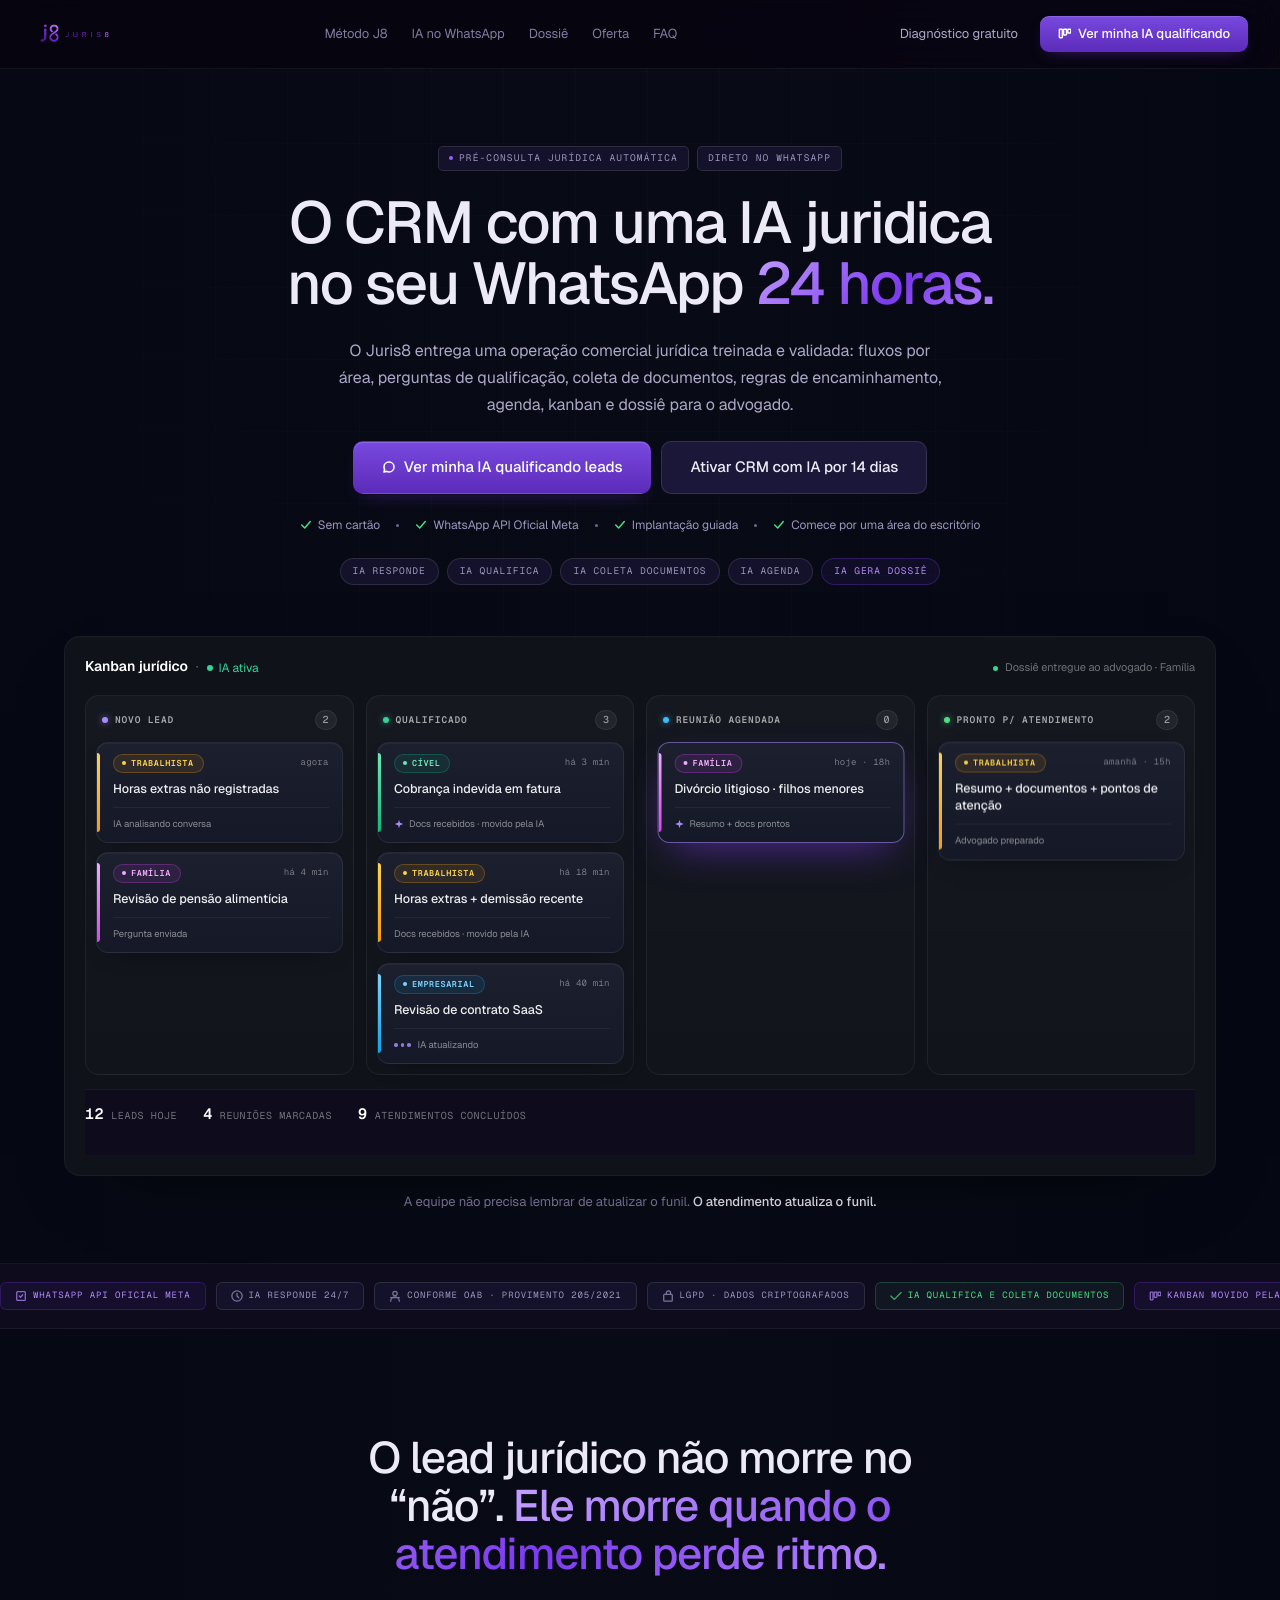
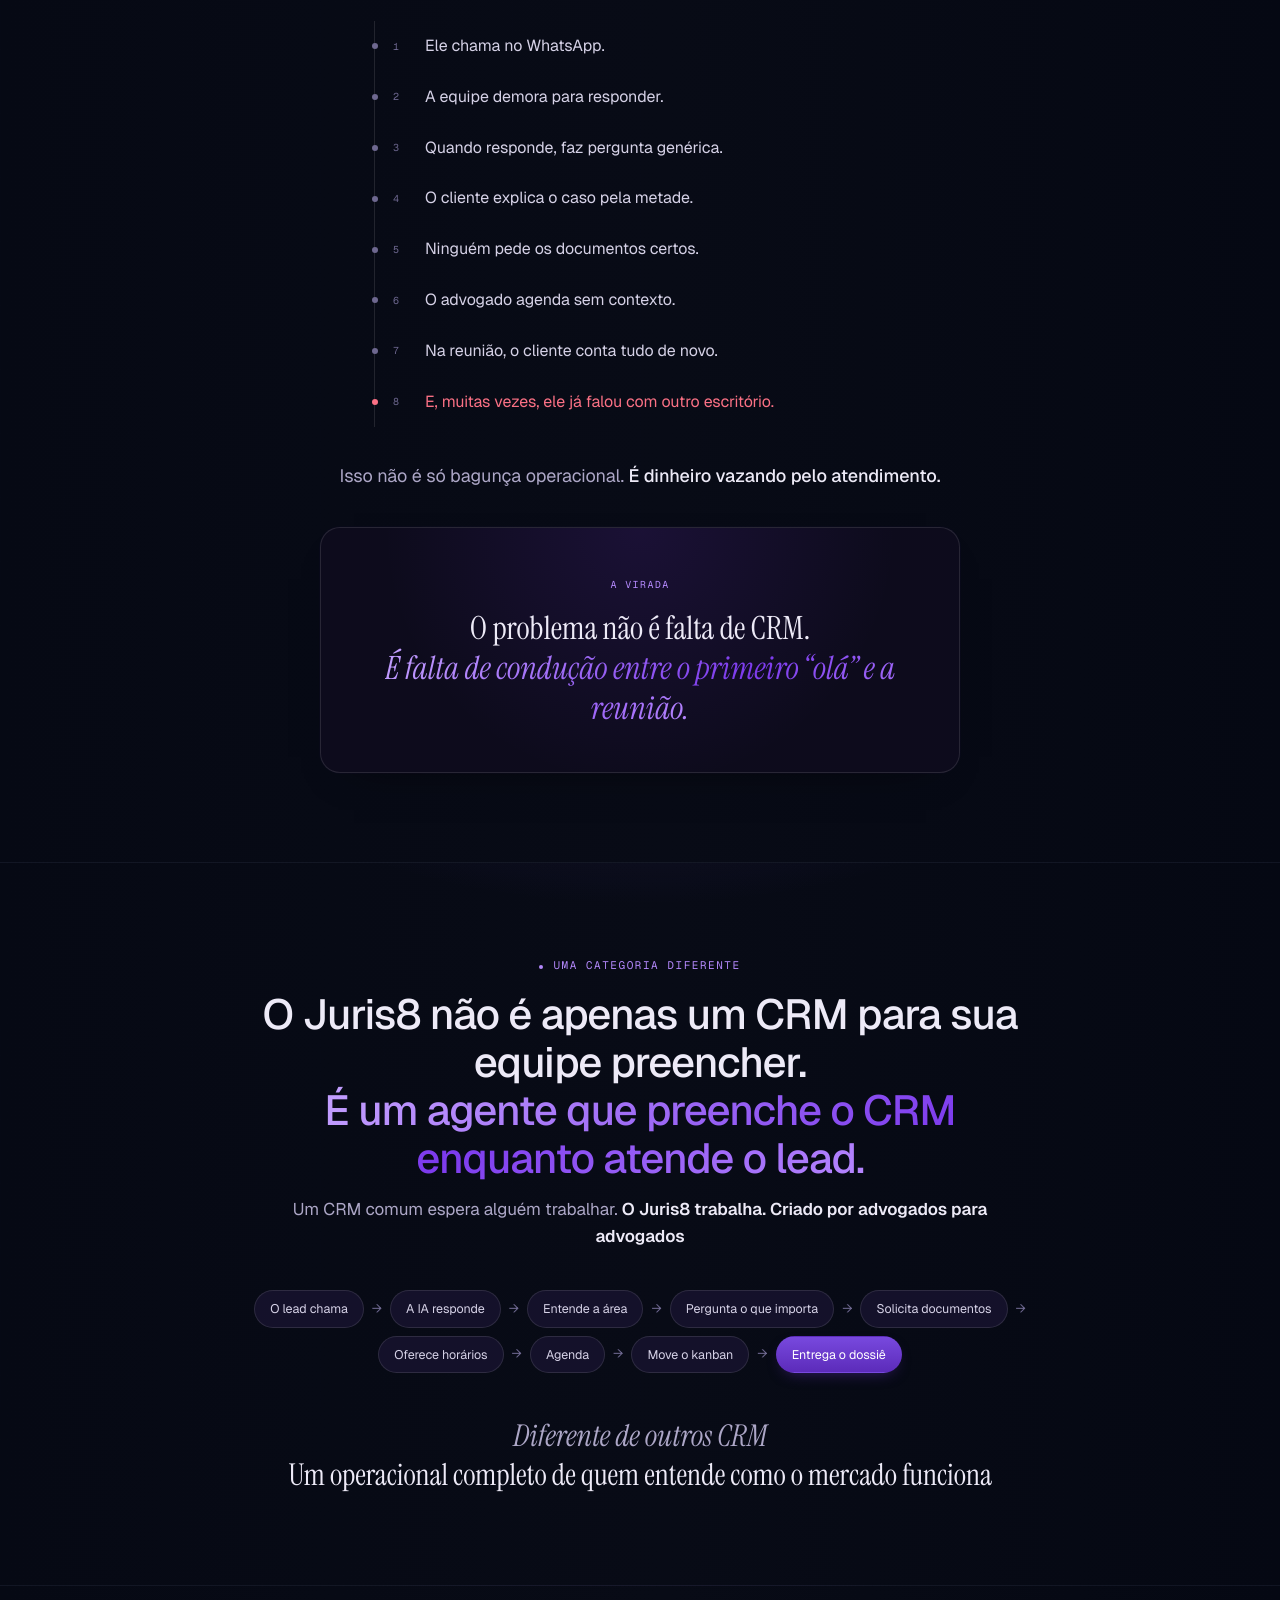
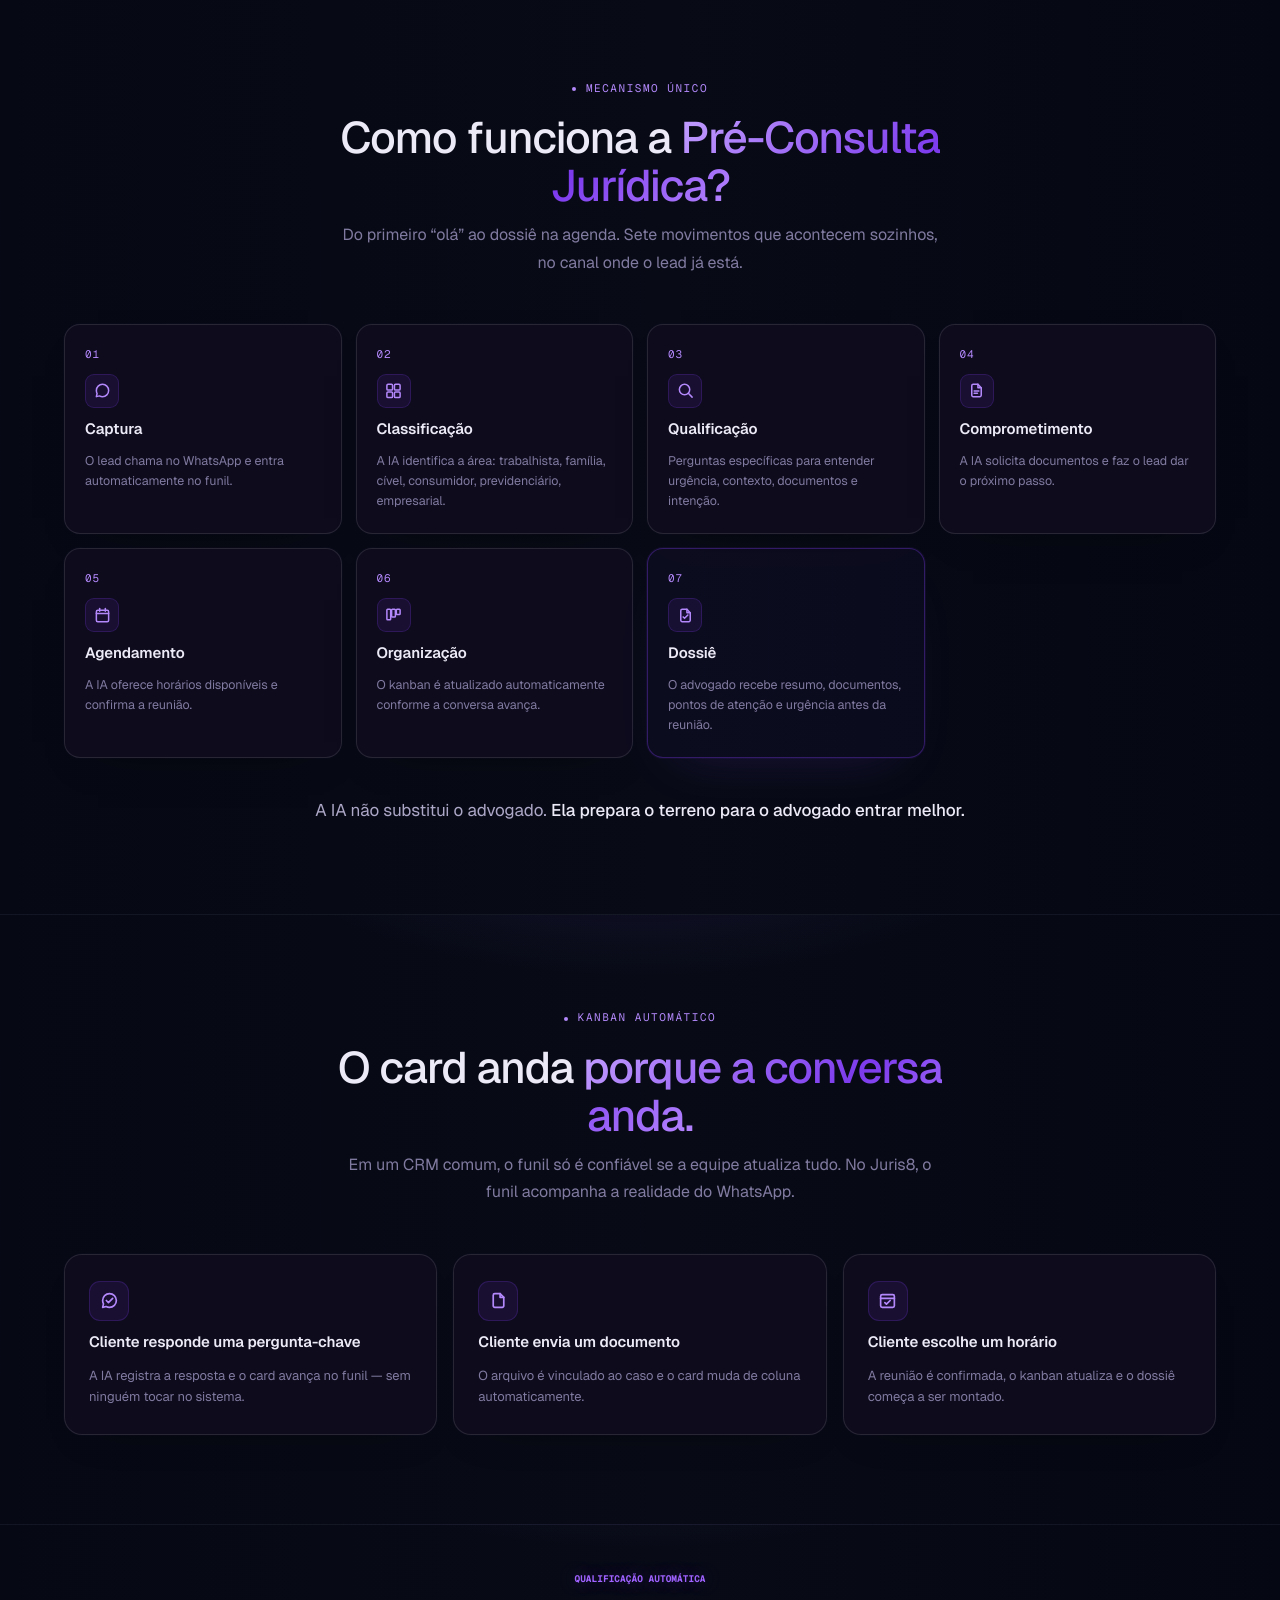
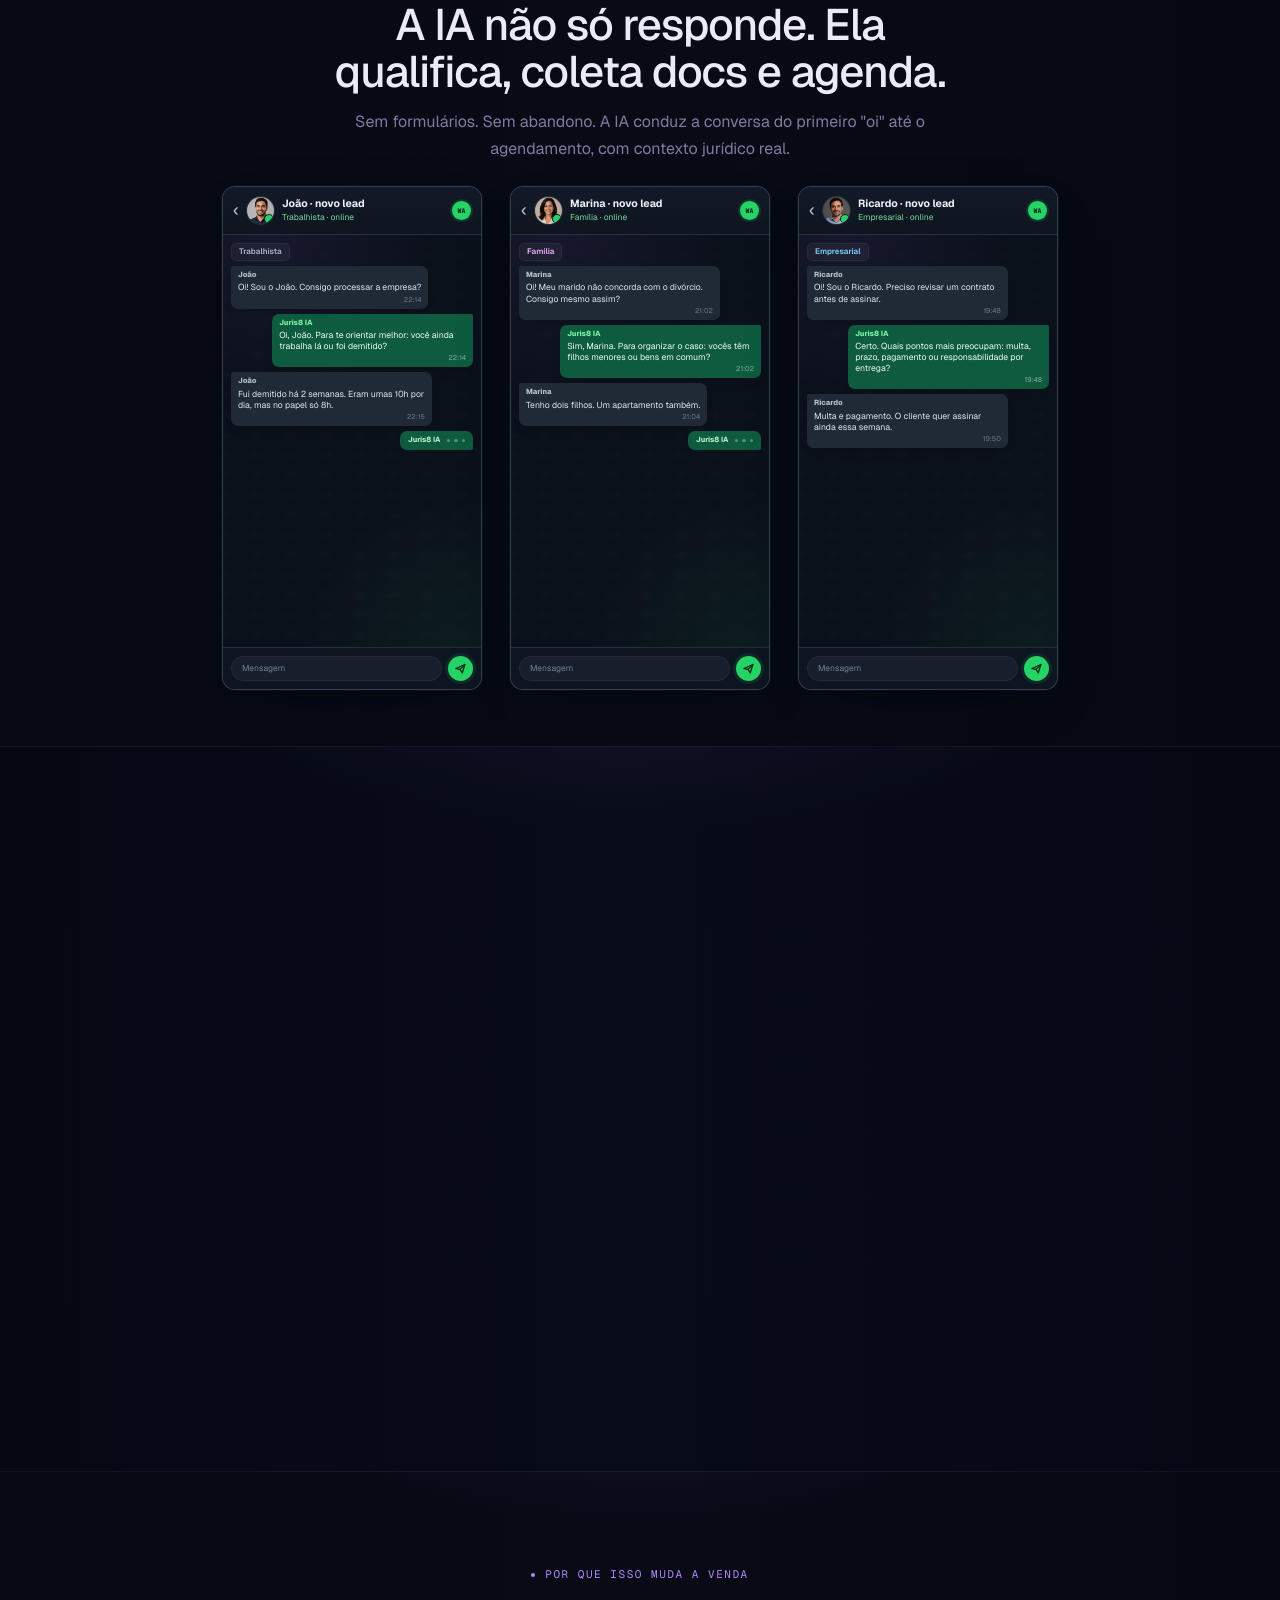
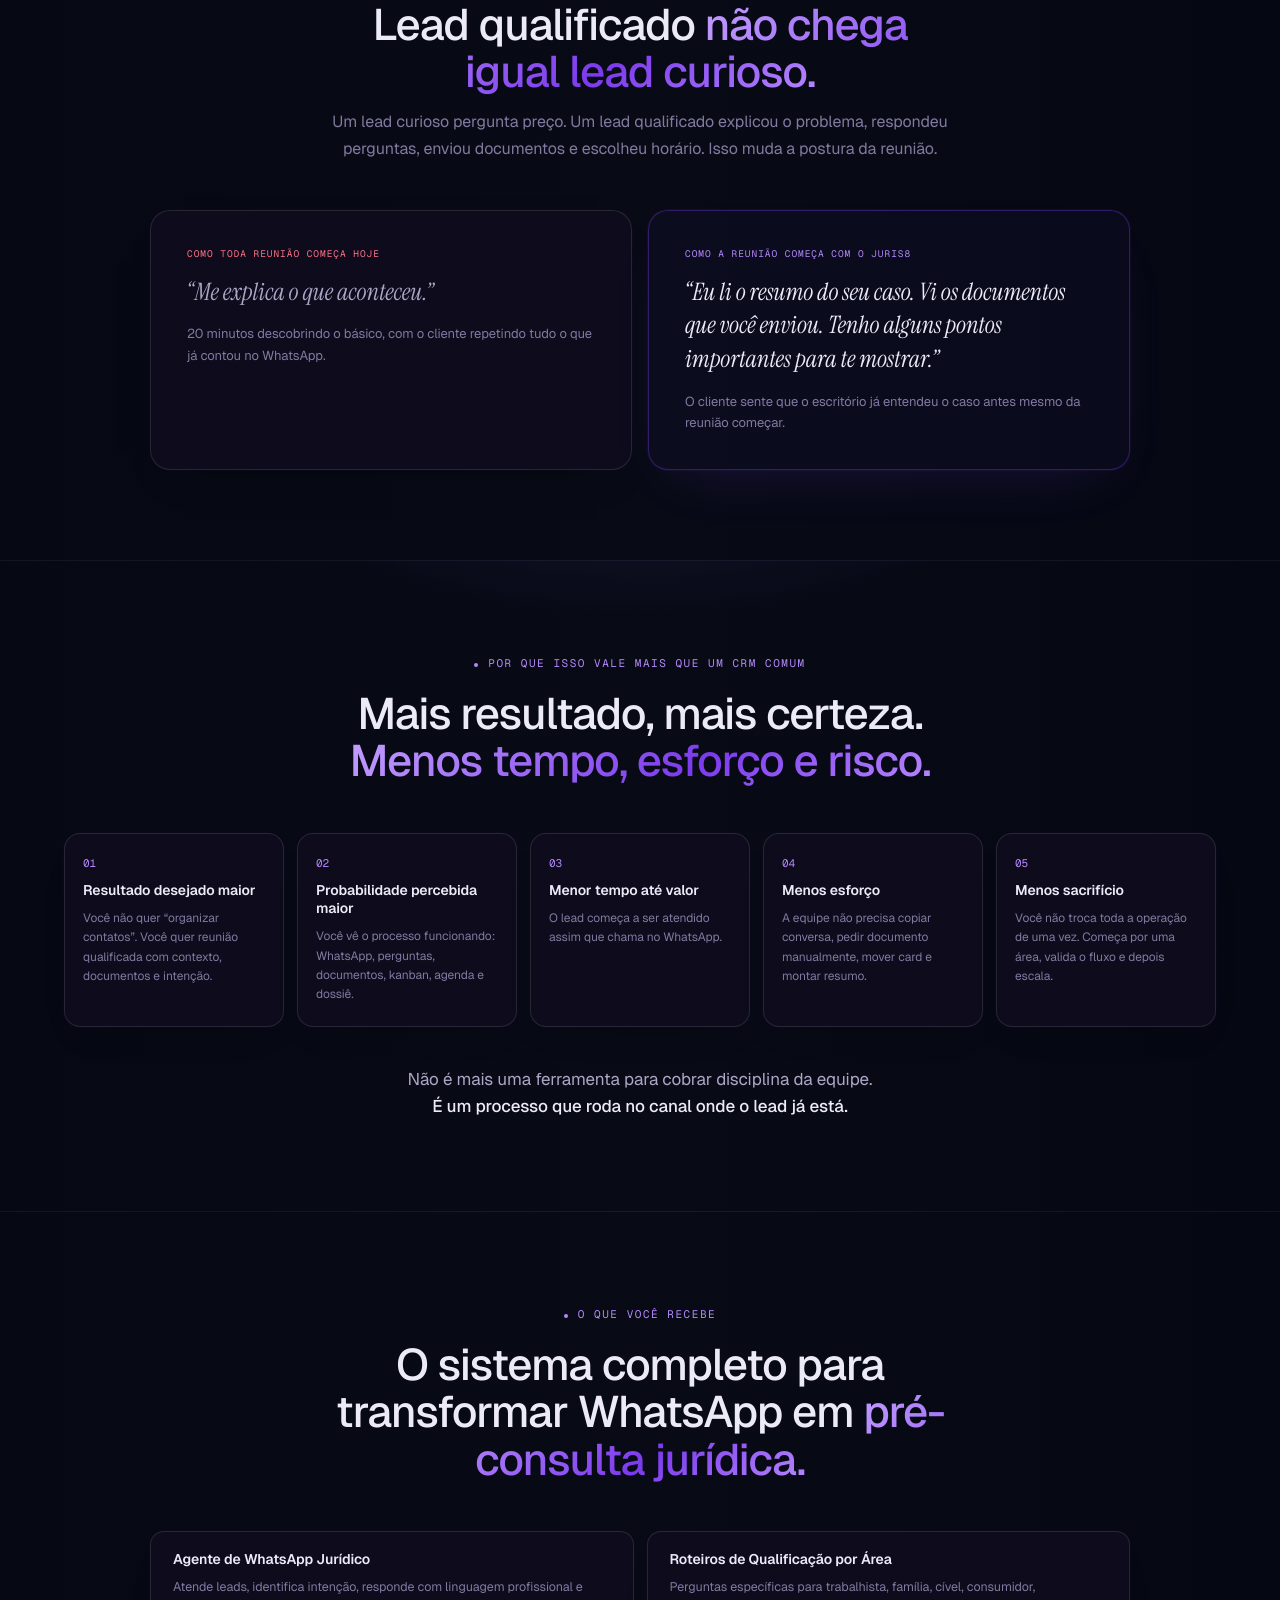
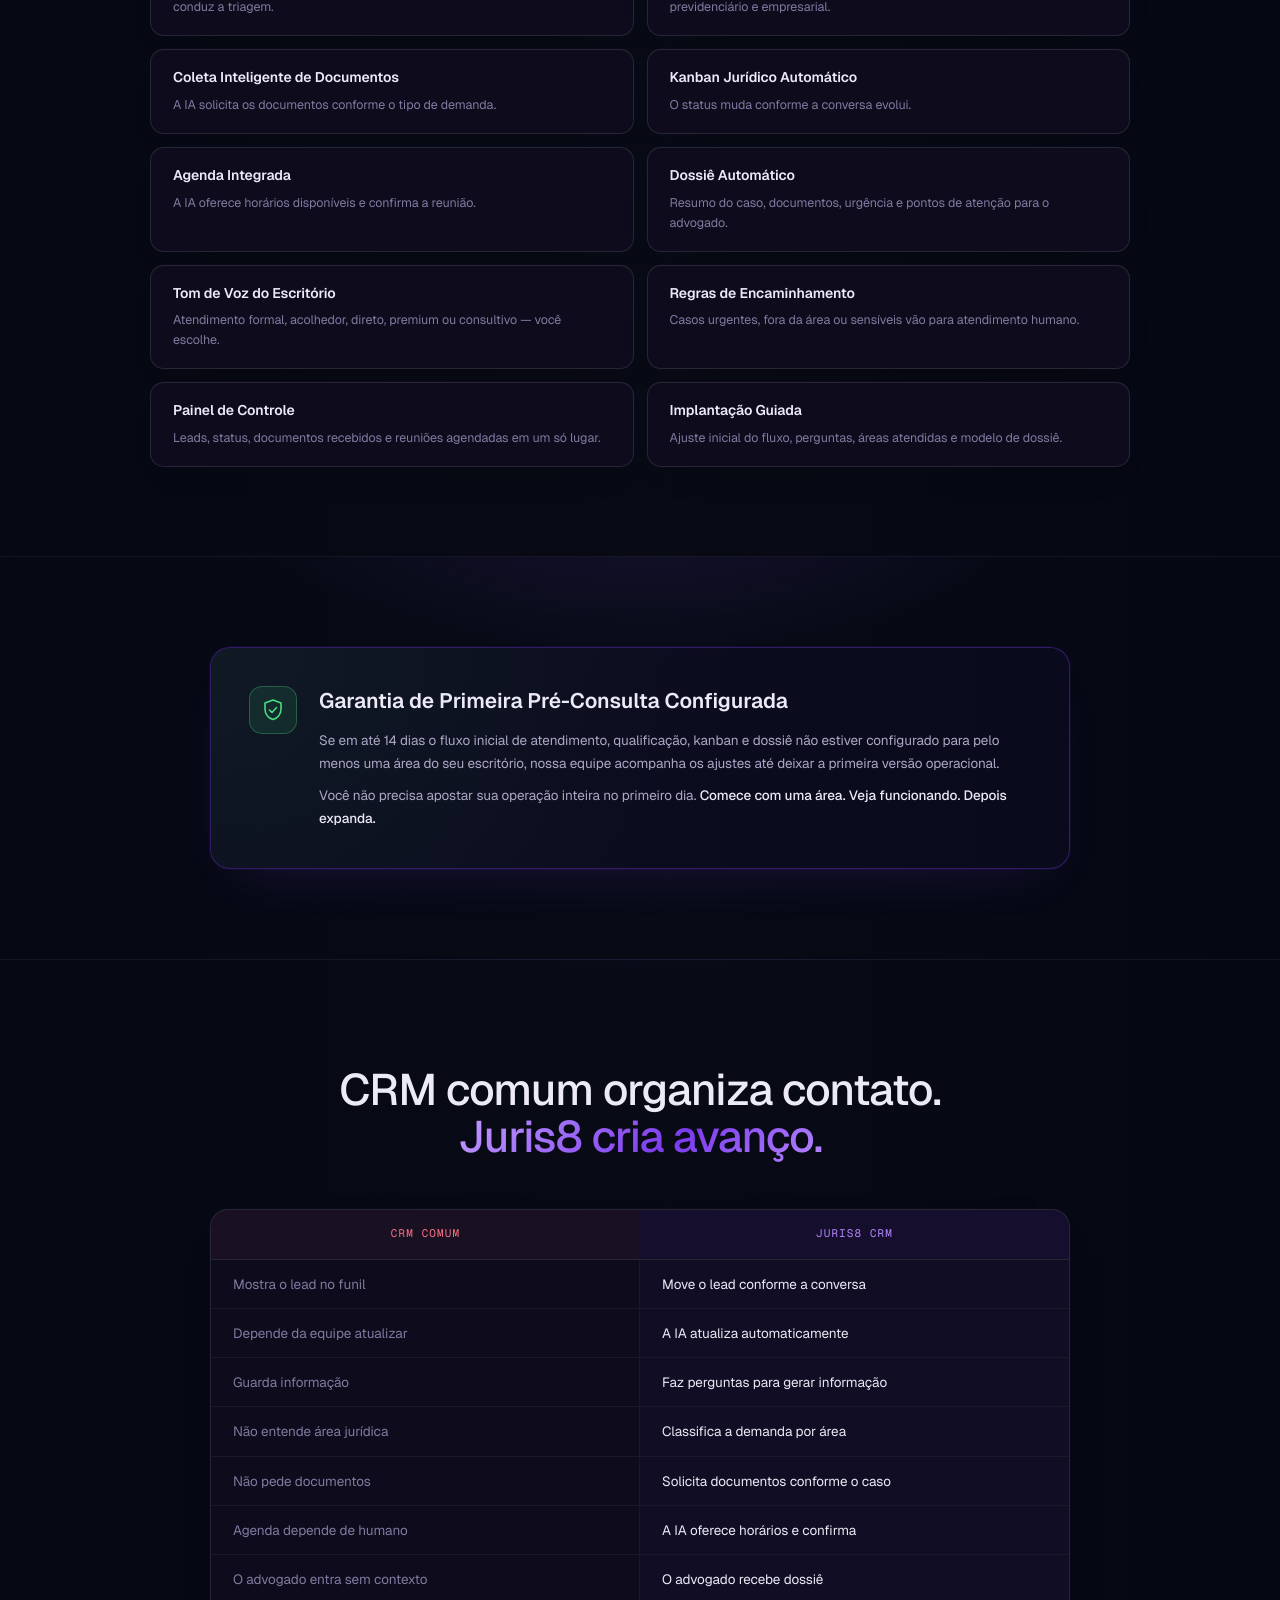
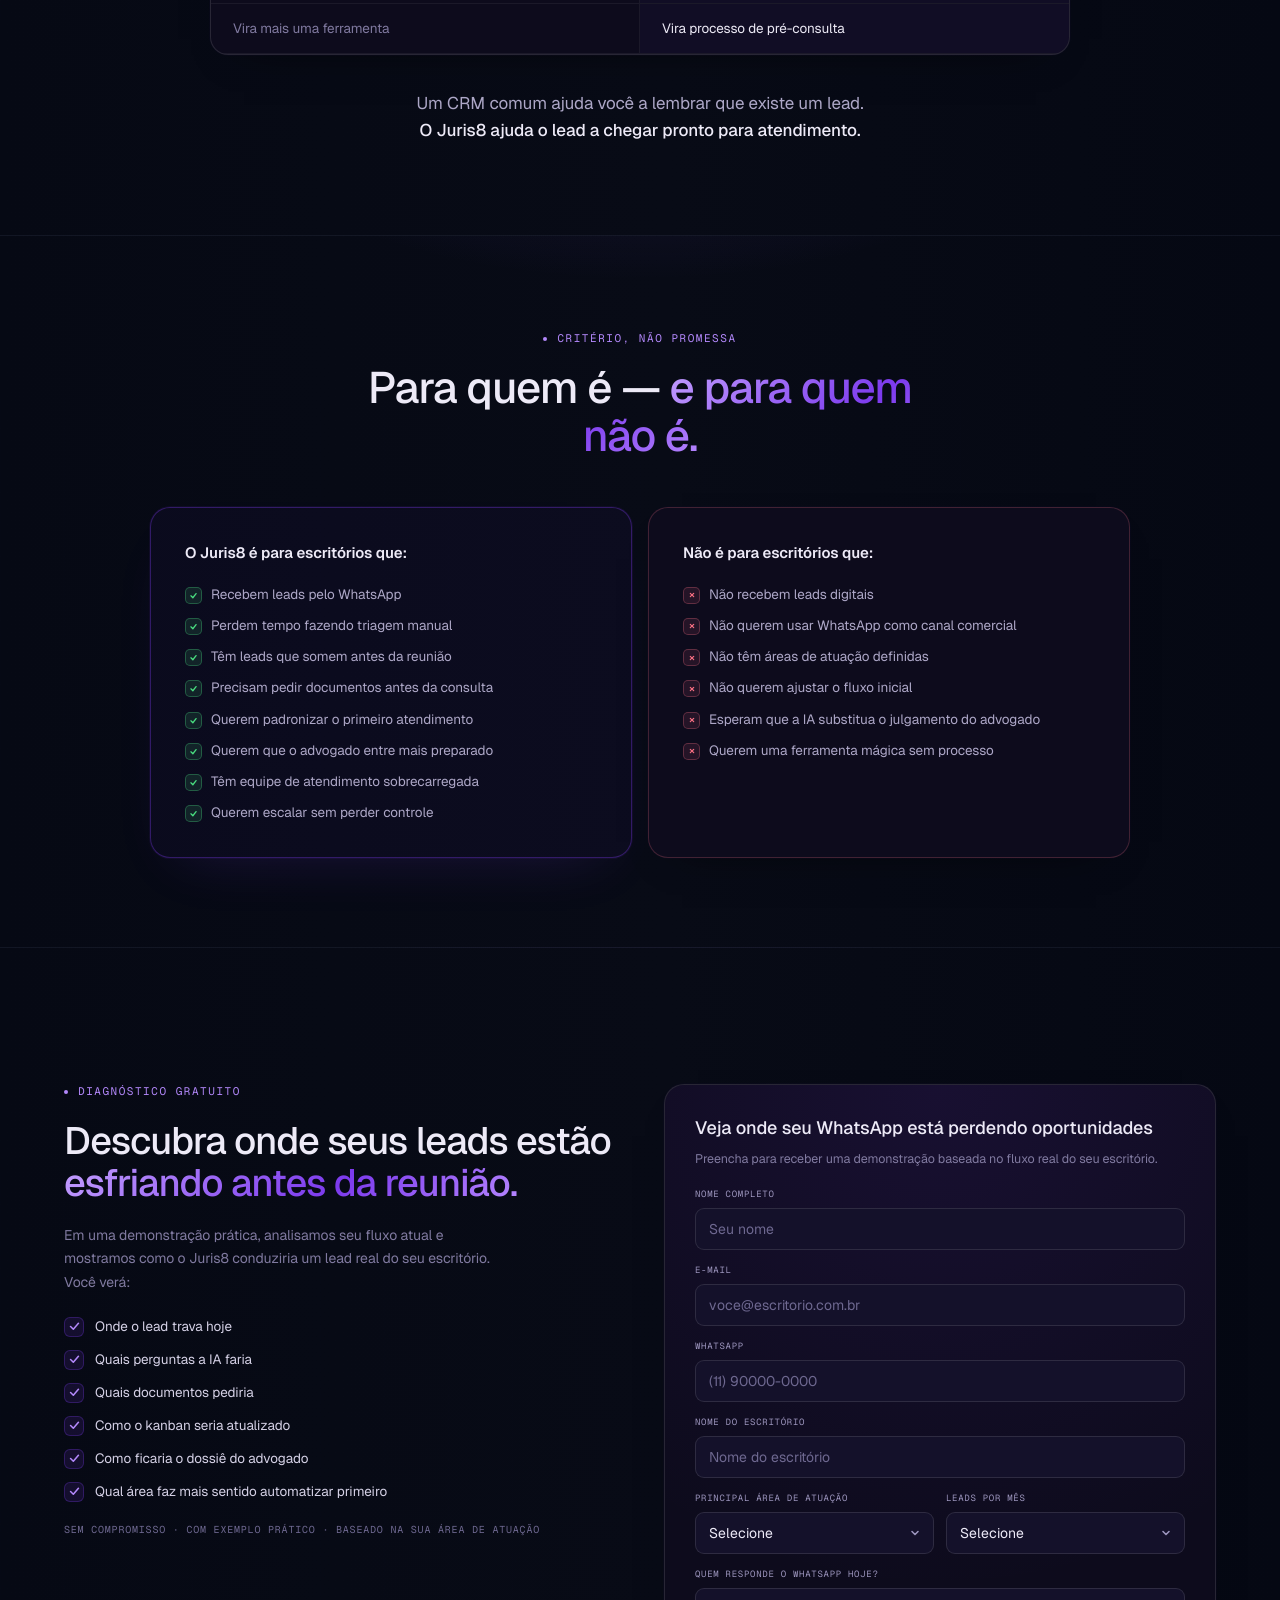
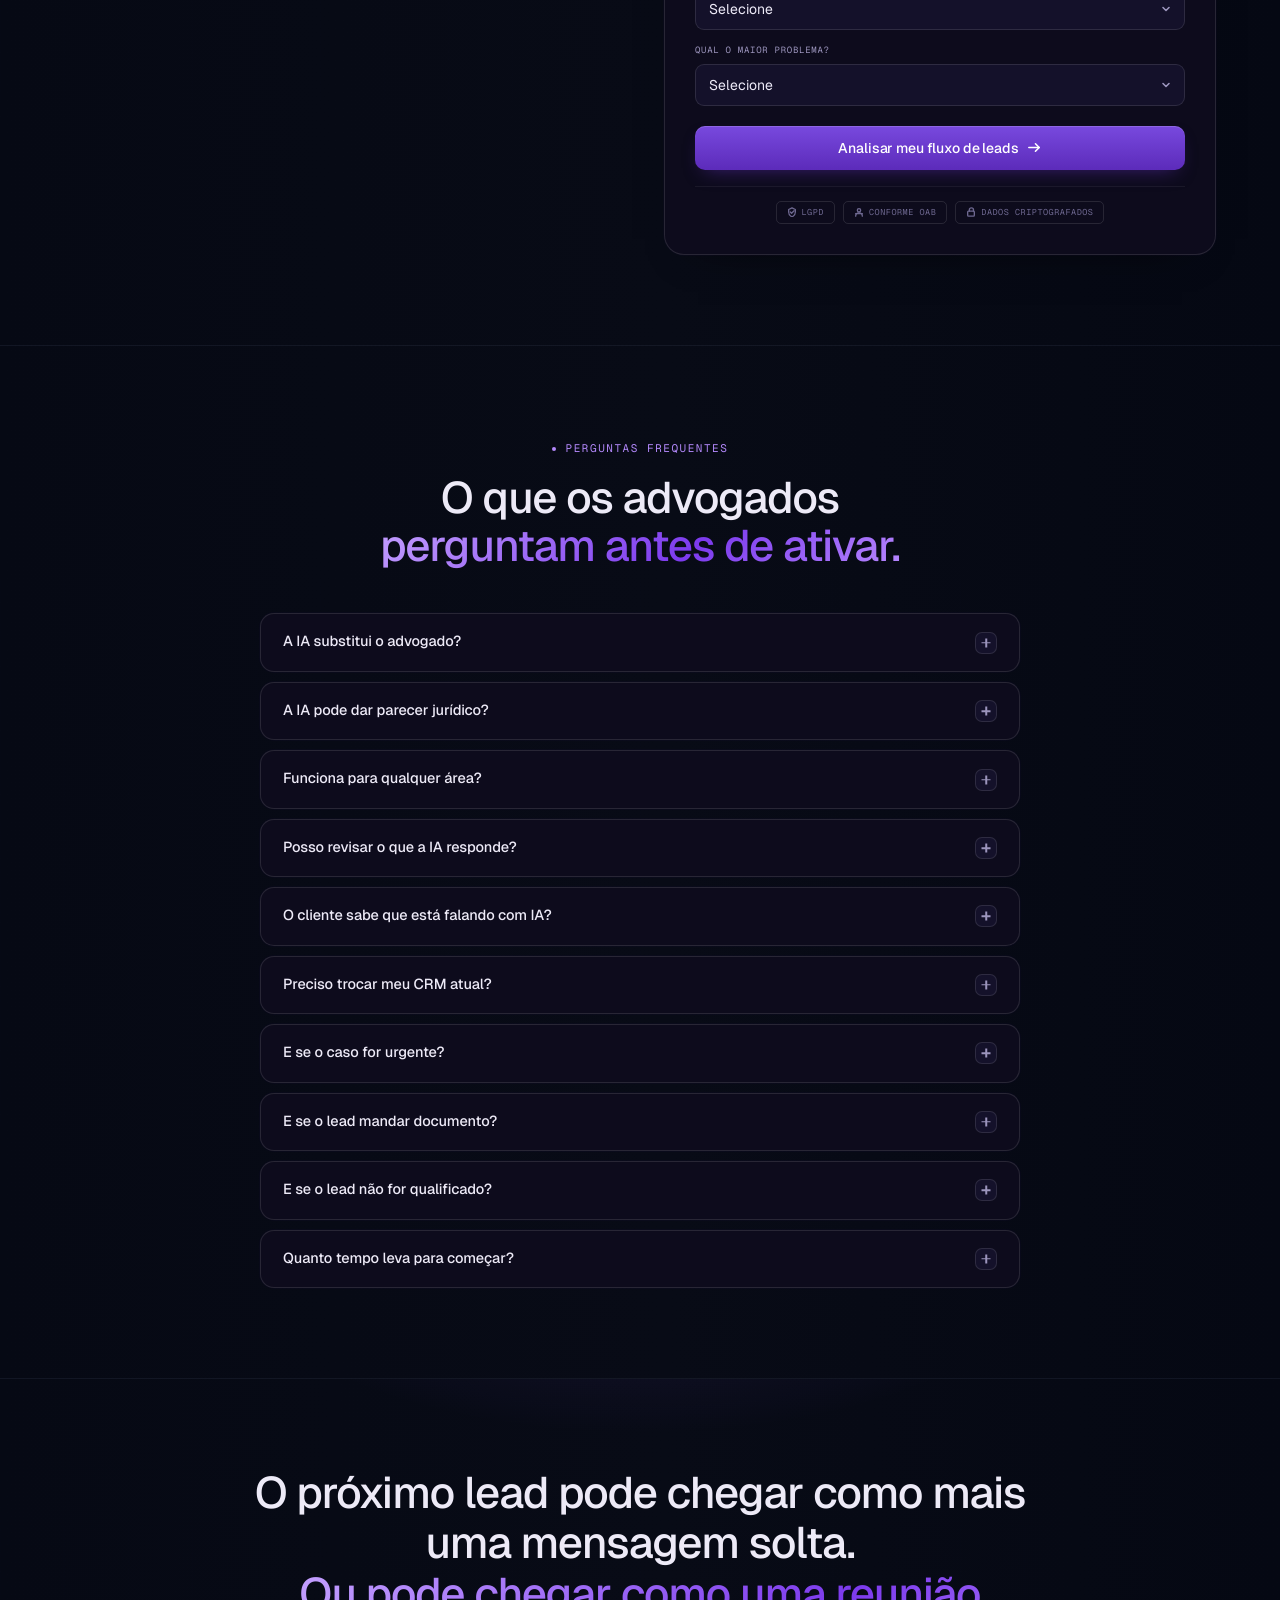
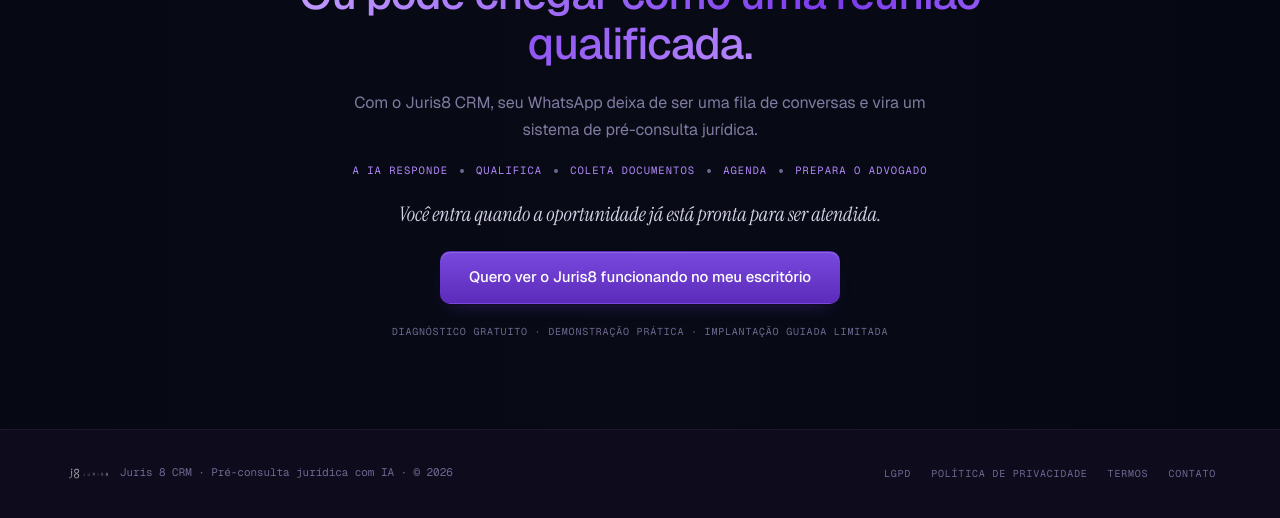
<file: index.html>
<!doctype html>
<html lang="pt-BR">
<head>
<meta charset="utf-8" />
<title>Juris8 CRM — Transforme WhatsApp em reuniões qualificadas com IA jurídica</title>
<meta name="viewport" content="width=device-width, initial-scale=1" />
<meta name="description" content="O Juris8 coloca uma IA jurídica no seu WhatsApp para atender, qualificar, pedir documentos, agendar e entregar um dossiê ao advogado antes da reunião. Pré-consulta jurídica automática." />
<link rel="preconnect" href="https://fonts.googleapis.com" />
<link rel="preconnect" href="https://fonts.gstatic.com" crossorigin />
<link href="https://fonts.googleapis.com/css2?family=Instrument+Serif:ital@0;1&family=Geist:wght@300;400;500;600;700&family=Geist+Mono:wght@400;500;600&display=swap" rel="stylesheet" />
<link rel="stylesheet" href="css/styles.css" />
</head>
<body>

<div class="orb orb-1"></div>
<div class="orb orb-2"></div>

<!-- ===== NAVBAR ===== -->
<nav class="navbar">
  <div class="navbar-inner">
    <a href="#top" class="nav-brand">
      <img src="images/logo.png" alt="Juris 8 CRM" class="nav-logo" />
    </a>
    <div class="nav-links">
      <a href="#metodo" class="nav-link">Método J8</a>
      <a href="#whatsapp" class="nav-link">IA no WhatsApp</a>
      <a href="#dossie" class="nav-link">Dossiê</a>
      <a href="#oferta" class="nav-link">Oferta</a>
      <a href="#faq" class="nav-link">FAQ</a>
    </div>
    <div class="nav-right">
      <a href="#diagnostico" class="nav-ghost">Diagnóstico gratuito</a>
      <a href="#diagnostico" class="nav-cta">
        <svg viewBox="0 0 14 14" fill="none" stroke="currentColor" stroke-width="1.6" stroke-linecap="round" stroke-linejoin="round" width="13" height="13"><rect x="1.5" y="2.5" width="3.2" height="9" rx="0.6"/><rect x="6" y="2.5" width="3.2" height="6" rx="0.6"/><rect x="10.5" y="2.5" width="3.2" height="4" rx="0.6"/></svg>
        Ver minha IA qualificando
      </a>
    </div>
  </div>
</nav>

<!-- ===== 1. HERO ===== -->
<section class="crm-hero" id="top" data-screen-label="Hero">
  <div class="shell">
    <div class="crm-hero-top reveal">
      <div class="hero-chips">
        <span class="hero-chip"><span class="hc-dot"></span>Pré-consulta jurídica automática</span>
        <span class="hero-chip">Direto no WhatsApp</span>
      </div>
      <h1 class="crm-h1">
        O CRM com uma IA juridica <br>
       no seu WhatsApp  <span class="accent">24 horas.</span>
      </h1>
      <p class="crm-hero-sub">
        O Juris8 entrega uma operação comercial jurídica treinada e validada: fluxos por área, perguntas de qualificação, coleta de documentos, regras de encaminhamento, agenda, kanban e dossiê para o advogado.</p>
      <div class="btn-group">
        <a href="#whatsapp" class="btn primary lg">
          <svg viewBox="0 0 14 14" fill="none" stroke="currentColor" stroke-width="1.6" stroke-linecap="round" stroke-linejoin="round" width="14" height="14"><path d="M2 7c0-2.8 2.2-5 5-5s5 2.2 5 5-2.2 5-5 5c-.9 0-1.7-.2-2.4-.6L2 12l.6-2.6C2.2 8.7 2 7.9 2 7z"/></svg>
          Ver minha IA qualificando leads
        </a>
        <a href="#diagnostico" class="btn secondary lg">Ativar CRM com IA por 14 dias</a>
      </div>
      <div class="crm-hero-trust">
        <span><svg viewBox="0 0 14 14"><polyline points="2,7 5.5,10.5 12,3"/></svg>Sem cartão</span>
        <span class="sep"></span>
        <span><svg viewBox="0 0 14 14"><polyline points="2,7 5.5,10.5 12,3"/></svg>WhatsApp API Oficial Meta</span>
        <span class="sep"></span>
        <span><svg viewBox="0 0 14 14"><polyline points="2,7 5.5,10.5 12,3"/></svg>Implantação guiada</span>
        <span class="sep"></span>
        <span><svg viewBox="0 0 14 14"><polyline points="2,7 5.5,10.5 12,3"/></svg>Comece por uma área do escritório</span>
      </div>
      <div class="hero-selos">
        <span class="selo">IA responde</span>
        <span class="selo">IA qualifica</span>
        <span class="selo">IA coleta documentos</span>
        <span class="selo">IA agenda</span>
        <span class="selo hi">IA gera dossiê</span>
      </div>
    </div>

    <!-- KANBAN BOARD -->
    <div class="crm-board-wrap reveal d2">
      <div class="kanban-demo" data-kanban-demo>
        <header class="kanban-demo-head">
          <div class="kanban-demo-live">
            <span class="kanban-demo-title">Kanban jurídico</span>
            <span class="kanban-demo-sep">·</span>
            <span class="kanban-demo-status"><span></span>IA ativa</span>
          </div>
          <div class="kanban-demo-note kb-feed" data-feed><span class="kb-feed-dot"></span><span class="kb-feed-text">IA monitorando o WhatsApp</span></div>
        </header>

        <div class="kanban-demo-grid">
          <div class="kb-col" data-column="novo">
            <div class="kb-col-head"><span><i class="kb-dot violet"></i>Novo lead</span><b data-count>3</b></div>
            <div class="kb-list" data-list="novo">
              <div class="kb-card" data-card="t1" data-area="Trabalhista" data-area-class="amber" data-title="Horas extras não registradas">
                <div class="kb-card-top"><span class="kb-area amber">Trabalhista</span><span class="kb-time">agora</span></div>
                <p>Horas extras não registradas</p>
                <div class="kb-note"><span>IA analisando conversa</span></div>
              </div>
              <div class="kb-card" data-card="f1" data-area="Família" data-area-class="fuchsia" data-title="Revisão de pensão alimentícia">
                <div class="kb-card-top"><span class="kb-area fuchsia">Família</span><span class="kb-time">há 4 min</span></div>
                <p>Revisão de pensão alimentícia</p>
                <div class="kb-note"><span>Pergunta enviada</span></div>
              </div>
              <div class="kb-card" data-card="c1" data-area="Cível" data-area-class="green" data-title="Cobrança indevida em fatura">
                <div class="kb-card-top"><span class="kb-area green">Cível</span><span class="kb-time">há 11 min</span></div>
                <p>Cobrança indevida em fatura</p>
                <div class="kb-note"><span>Triagem iniciada</span></div>
              </div>
            </div>
          </div>

          <div class="kb-col" data-column="qual">
            <div class="kb-col-head"><span><i class="kb-dot emerald"></i>Qualificado</span><b data-count>2</b></div>
            <div class="kb-list" data-list="qual">
              <div class="kb-card" data-card="t2" data-area="Trabalhista" data-area-class="amber" data-title="Horas extras + demissão recente">
                <div class="kb-card-top"><span class="kb-area amber">Trabalhista</span><span class="kb-time">há 18 min</span></div>
                <p>Horas extras + demissão recente</p>
                <div class="kb-note"><span>Docs recebidos · movido pela IA</span></div>
              </div>
              <div class="kb-card" data-card="e1" data-area="Empresarial" data-area-class="sky" data-title="Revisão de contrato SaaS">
                <div class="kb-card-top"><span class="kb-area sky">Empresarial</span><span class="kb-time">há 40 min</span></div>
                <p>Revisão de contrato SaaS</p>
                <div class="kb-note"><span>3 arquivos recebidos</span></div>
              </div>
            </div>
          </div>

          <div class="kb-col" data-column="reun">
            <div class="kb-col-head"><span><i class="kb-dot blue"></i>Reunião agendada</span><b data-count>1</b></div>
            <div class="kb-list" data-list="reun">
              <div class="kb-card" data-card="f2" data-area="Família" data-area-class="fuchsia" data-title="Divórcio litigioso · filhos menores">
                <div class="kb-card-top"><span class="kb-area fuchsia">Família</span><span class="kb-time">hoje · 18h</span></div>
                <p>Divórcio litigioso · filhos menores</p>
                <div class="kb-note"><span>Dossiê gerado</span></div>
              </div>
            </div>
          </div>

          <div class="kb-col" data-column="pronto">
            <div class="kb-col-head"><span><i class="kb-dot green"></i>Pronto p/ atendimento</span><b data-count>1</b></div>
            <div class="kb-list" data-list="pronto">
              <div class="kb-card" data-card="t3" data-area="Trabalhista" data-area-class="amber" data-title="Reunião amanhã · 15h">
                <div class="kb-card-top"><span class="kb-area amber">Trabalhista</span><span class="kb-time">amanhã · 15h</span></div>
                <p>Resumo + documentos + pontos de atenção</p>
                <div class="kb-note"><span>Advogado preparado</span></div>
              </div>
            </div>
          </div>
        </div>

        <footer class="kanban-stats" aria-hidden="true">
          <span class="kstat"><b data-stat="leads">12</b>leads hoje</span>
          <span class="kstat"><b data-stat="reun">4</b>reuniões marcadas</span>
          <span class="kstat"><b data-stat="done">9</b>atendimentos concluídos</span>
        </footer>
      </div>
      <p class="kanban-caption">A equipe não precisa lembrar de atualizar o funil. <b>O atendimento atualiza o funil.</b></p>
    </div>
  </div>
</section>

<!-- ===== TRUST STRIP ===== -->
<div class="trust-strip">
  <div class="trust-track">
    <!-- SET 1 -->
    <span class="trust-pill hi"><svg viewBox="0 0 14 14" fill="none" stroke="currentColor" stroke-width="1.5" stroke-linecap="round"><path d="M11 2H3a1 1 0 0 0-1 1v8a1 1 0 0 0 1 1h8a1 1 0 0 0 1-1V3a1 1 0 0 0-1-1z"/><polyline points="5,7 6.5,8.5 9,5.5"/></svg>WhatsApp API Oficial Meta</span>
    <span class="trust-pill"><svg viewBox="0 0 14 14" fill="none" stroke="currentColor" stroke-width="1.5" stroke-linecap="round"><circle cx="7" cy="7" r="6"/><polyline points="7,4 7,7 9,9"/></svg>IA responde 24/7</span>
    <span class="trust-pill"><svg viewBox="0 0 14 14" fill="none" stroke="currentColor" stroke-width="1.5" stroke-linecap="round"><circle cx="7" cy="4" r="2.5"/><path d="M2 13a5 5 0 0 1 10 0"/><line x1="2" y1="9" x2="12" y2="9"/></svg>Conforme OAB · Provimento 205/2021</span>
    <span class="trust-pill"><svg viewBox="0 0 14 14" fill="none" stroke="currentColor" stroke-width="1.5" stroke-linecap="round"><rect x="2" y="5" width="10" height="8" rx="1"/><path d="M5 5V3.5a2.5 2.5 0 0 1 5 0V5"/></svg>LGPD · dados criptografados</span>
    <span class="trust-pill green"><svg viewBox="0 0 14 14" fill="none" stroke="currentColor" stroke-width="1.5" stroke-linecap="round"><polyline points="1,7 5,11 13,3"/></svg>IA qualifica e coleta documentos</span>
    <span class="trust-pill hi"><svg viewBox="0 0 14 14" fill="none" stroke="currentColor" stroke-width="1.5" stroke-linecap="round"><rect x="1.5" y="2.5" width="3.2" height="9" rx="0.6"/><rect x="6" y="2.5" width="3.2" height="6" rx="0.6"/><rect x="10.5" y="2.5" width="3.2" height="4" rx="0.6"/></svg>Kanban movido pela IA</span>
    <span class="trust-pill"><svg viewBox="0 0 14 14" fill="none" stroke="currentColor" stroke-width="1.5" stroke-linecap="round"><rect x="2" y="3" width="10" height="9" rx="1"/><line x1="2" y1="6" x2="12" y2="6"/><line x1="5" y1="1.5" x2="5" y2="3.5"/><line x1="9" y1="1.5" x2="9" y2="3.5"/></svg>Dossiê antes da reunião</span>
    <span class="trust-pill green"><svg viewBox="0 0 14 14" fill="none" stroke="currentColor" stroke-width="1.5" stroke-linecap="round"><path d="M7 1L2 3v4c0 3.3 2.2 5.8 5 6.8C9.8 12.8 12 10.3 12 7V3L7 1z"/><polyline points="4.5,7 6.5,9 9.5,5"/></svg>14 dias grátis · sem cartão</span>
    <!-- SET 2 -->
    <span class="trust-pill hi"><svg viewBox="0 0 14 14" fill="none" stroke="currentColor" stroke-width="1.5" stroke-linecap="round"><path d="M11 2H3a1 1 0 0 0-1 1v8a1 1 0 0 0 1 1h8a1 1 0 0 0 1-1V3a1 1 0 0 0-1-1z"/><polyline points="5,7 6.5,8.5 9,5.5"/></svg>WhatsApp API Oficial Meta</span>
    <span class="trust-pill"><svg viewBox="0 0 14 14" fill="none" stroke="currentColor" stroke-width="1.5" stroke-linecap="round"><circle cx="7" cy="7" r="6"/><polyline points="7,4 7,7 9,9"/></svg>IA responde 24/7</span>
    <span class="trust-pill"><svg viewBox="0 0 14 14" fill="none" stroke="currentColor" stroke-width="1.5" stroke-linecap="round"><circle cx="7" cy="4" r="2.5"/><path d="M2 13a5 5 0 0 1 10 0"/><line x1="2" y1="9" x2="12" y2="9"/></svg>Conforme OAB · Provimento 205/2021</span>
    <span class="trust-pill"><svg viewBox="0 0 14 14" fill="none" stroke="currentColor" stroke-width="1.5" stroke-linecap="round"><rect x="2" y="5" width="10" height="8" rx="1"/><path d="M5 5V3.5a2.5 2.5 0 0 1 5 0V5"/></svg>LGPD · dados criptografados</span>
    <span class="trust-pill green"><svg viewBox="0 0 14 14" fill="none" stroke="currentColor" stroke-width="1.5" stroke-linecap="round"><polyline points="1,7 5,11 13,3"/></svg>IA qualifica e coleta documentos</span>
    <span class="trust-pill hi"><svg viewBox="0 0 14 14" fill="none" stroke="currentColor" stroke-width="1.5" stroke-linecap="round"><rect x="1.5" y="2.5" width="3.2" height="9" rx="0.6"/><rect x="6" y="2.5" width="3.2" height="6" rx="0.6"/><rect x="10.5" y="2.5" width="3.2" height="4" rx="0.6"/></svg>Kanban movido pela IA</span>
    <span class="trust-pill"><svg viewBox="0 0 14 14" fill="none" stroke="currentColor" stroke-width="1.5" stroke-linecap="round"><rect x="2" y="3" width="10" height="9" rx="1"/><line x1="2" y1="6" x2="12" y2="6"/><line x1="5" y1="1.5" x2="5" y2="3.5"/><line x1="9" y1="1.5" x2="9" y2="3.5"/></svg>Dossiê antes da reunião</span>
    <span class="trust-pill green"><svg viewBox="0 0 14 14" fill="none" stroke="currentColor" stroke-width="1.5" stroke-linecap="round"><path d="M7 1L2 3v4c0 3.3 2.2 5.8 5 6.8C9.8 12.8 12 10.3 12 7V3L7 1z"/><polyline points="4.5,7 6.5,9 9.5,5"/></svg>14 dias grátis · sem cartão</span>
  </div>
</div>

<!-- ===== 2. DOR ===== -->
<section id="dor" data-screen-label="Dor">
  <div class="shell">
    <div class="sec-header reveal">
      <h2 class="sec-h2">O lead jurídico não morre no “não”. <span class="grad">Ele morre quando o atendimento perde ritmo.</span></h2>
    </div>

    <div class="pain-flow reveal d1">
      <div class="pain-step"><span class="pain-n">1</span>Ele chama no WhatsApp.</div>
      <div class="pain-step"><span class="pain-n">2</span>A equipe demora para responder.</div>
      <div class="pain-step"><span class="pain-n">3</span>Quando responde, faz pergunta genérica.</div>
      <div class="pain-step"><span class="pain-n">4</span>O cliente explica o caso pela metade.</div>
      <div class="pain-step"><span class="pain-n">5</span>Ninguém pede os documentos certos.</div>
      <div class="pain-step"><span class="pain-n">6</span>O advogado agenda sem contexto.</div>
      <div class="pain-step"><span class="pain-n">7</span>Na reunião, o cliente conta tudo de novo.</div>
      <div class="pain-step bad"><span class="pain-n">8</span>E, muitas vezes, ele já falou com outro escritório.</div>
    </div>

    <p class="pain-verdict reveal d2">Isso não é só bagunça operacional. <b>É dinheiro vazando pelo atendimento.</b></p>

    <div class="pain-turn reveal d3">
      <span class="pain-turn-label">A virada</span>
      <p class="pain-turn-text">O problema não é falta de CRM.<br><em>É falta de condução entre o primeiro “olá” e a reunião.</em></p>
    </div>
  </div>
</section>

<!-- ===== 3. NOVA CATEGORIA ===== -->
<section id="categoria" data-screen-label="Nova categoria">
  <div class="shell">
    <div class="cat-statement reveal">
      <span class="eyebrow">Uma categoria diferente</span>
      <h2 class="cat-h2">O Juris8 não é apenas um CRM para sua equipe preencher.<br>
      <span class="grad">É um agente que preenche o CRM enquanto atende o lead.</span></h2>
      <p class="cat-sub">Um CRM comum espera alguém trabalhar. <b>O Juris8 trabalha. Criado por advogados para advogados</b></p>
    </div>

    <div class="cat-chain reveal d2">
      <span class="chain-pill">O lead chama</span>
      <span class="chain-arrow">→</span>
      <span class="chain-pill">A IA responde</span>
      <span class="chain-arrow">→</span>
      <span class="chain-pill">Entende a área</span>
      <span class="chain-arrow">→</span>
      <span class="chain-pill">Pergunta o que importa</span>
      <span class="chain-arrow">→</span>
      <span class="chain-pill">Solicita documentos</span>
      <span class="chain-arrow">→</span>
      <span class="chain-pill">Oferece horários</span>
      <span class="chain-arrow">→</span>
      <span class="chain-pill">Agenda</span>
      <span class="chain-arrow">→</span>
      <span class="chain-pill">Move o kanban</span>
      <span class="chain-arrow">→</span>
      <span class="chain-pill hi">Entrega o dossiê</span>
    </div>

    <p class="cat-punch reveal d3">Diferente de outros CRM<br><b>Um operacional completo de quem entende como o mercado funciona</b></p>
  </div>
</section>

<!-- ===== 4. MÉTODO J8 ===== -->
<section id="metodo" data-screen-label="Método J8">
  <div class="shell">
    <div class="sec-header reveal">
      <span class="eyebrow">Mecanismo único</span>
      <h2 class="sec-h2">Como funciona a <span class="grad">Pré-Consulta Jurídica?</span></h2>
      <p class="sec-lede">Do primeiro “olá” ao dossiê na agenda. Sete movimentos que acontecem sozinhos, no canal onde o lead já está.</p>
    </div>

    <div class="metodo-grid">
      <div class="met-step reveal d1">
        <span class="met-n">01</span>
        <span class="met-ic"><svg viewBox="0 0 18 18" fill="none" stroke="currentColor" stroke-width="1.6" stroke-linecap="round" stroke-linejoin="round"><path d="M2.5 9c0-3.6 2.9-6.5 6.5-6.5S15.5 5.4 15.5 9 12.6 15.5 9 15.5c-1.2 0-2.3-.3-3.2-.8L2.5 15.5l.8-3.3C2.8 11.3 2.5 10.2 2.5 9z"/></svg></span>
        <span class="met-name">Captura</span>
        <span class="met-desc">O lead chama no WhatsApp e entra automaticamente no funil.</span>
      </div>
      <div class="met-step reveal d1">
        <span class="met-n">02</span>
        <span class="met-ic"><svg viewBox="0 0 18 18" fill="none" stroke="currentColor" stroke-width="1.6" stroke-linecap="round" stroke-linejoin="round"><rect x="2" y="2.5" width="6" height="6" rx="1.2"/><rect x="10" y="2.5" width="6" height="6" rx="1.2"/><rect x="2" y="10.5" width="6" height="6" rx="1.2"/><rect x="10" y="10.5" width="6" height="6" rx="1.2"/></svg></span>
        <span class="met-name">Classificação</span>
        <span class="met-desc">A IA identifica a área: trabalhista, família, cível, consumidor, previdenciário, empresarial.</span>
      </div>
      <div class="met-step reveal d2">
        <span class="met-n">03</span>
        <span class="met-ic"><svg viewBox="0 0 18 18" fill="none" stroke="currentColor" stroke-width="1.6" stroke-linecap="round" stroke-linejoin="round"><circle cx="8" cy="8" r="5.5"/><line x1="12" y1="12" x2="16" y2="16"/></svg></span>
        <span class="met-name">Qualificação</span>
        <span class="met-desc">Perguntas específicas para entender urgência, contexto, documentos e intenção.</span>
      </div>
      <div class="met-step reveal d2">
        <span class="met-n">04</span>
        <span class="met-ic"><svg viewBox="0 0 18 18" fill="none" stroke="currentColor" stroke-width="1.6" stroke-linecap="round" stroke-linejoin="round"><path d="M10.5 2.5h-5A1.5 1.5 0 0 0 4 4v10a1.5 1.5 0 0 0 1.5 1.5h7A1.5 1.5 0 0 0 14 14V6z"/><polyline points="10.5,2.5 10.5,6 14,6"/><line x1="6.5" y1="9.5" x2="11.5" y2="9.5"/><line x1="6.5" y1="12" x2="10" y2="12"/></svg></span>
        <span class="met-name">Comprometimento</span>
        <span class="met-desc">A IA solicita documentos e faz o lead dar o próximo passo.</span>
      </div>
      <div class="met-step reveal d3">
        <span class="met-n">05</span>
        <span class="met-ic"><svg viewBox="0 0 18 18" fill="none" stroke="currentColor" stroke-width="1.6" stroke-linecap="round" stroke-linejoin="round"><rect x="2.5" y="3.5" width="13" height="12" rx="1.5"/><line x1="2.5" y1="7" x2="15.5" y2="7"/><line x1="6" y1="1.5" x2="6" y2="4.5"/><line x1="12" y1="1.5" x2="12" y2="4.5"/></svg></span>
        <span class="met-name">Agendamento</span>
        <span class="met-desc">A IA oferece horários disponíveis e confirma a reunião.</span>
      </div>
      <div class="met-step reveal d3">
        <span class="met-n">06</span>
        <span class="met-ic"><svg viewBox="0 0 18 18" fill="none" stroke="currentColor" stroke-width="1.6" stroke-linecap="round" stroke-linejoin="round"><rect x="2" y="2.5" width="4" height="11" rx="0.8"/><rect x="7" y="2.5" width="4" height="8" rx="0.8"/><rect x="12" y="2.5" width="4" height="5.5" rx="0.8"/></svg></span>
        <span class="met-name">Organização</span>
        <span class="met-desc">O kanban é atualizado automaticamente conforme a conversa avança.</span>
      </div>
      <div class="met-step hi reveal d4">
        <span class="met-n">07</span>
        <span class="met-ic"><svg viewBox="0 0 18 18" fill="none" stroke="currentColor" stroke-width="1.6" stroke-linecap="round" stroke-linejoin="round"><path d="M10.5 2.5h-5A1.5 1.5 0 0 0 4 4v10a1.5 1.5 0 0 0 1.5 1.5h7A1.5 1.5 0 0 0 14 14V6z"/><polyline points="10.5,2.5 10.5,6 14,6"/><polyline points="6.5,10.5 8,12 11.5,8.5"/></svg></span>
        <span class="met-name">Dossiê</span>
        <span class="met-desc">O advogado recebe resumo, documentos, pontos de atenção e urgência antes da reunião.</span>
      </div>
    </div>

    <p class="metodo-close reveal d4">A IA não substitui o advogado. <b>Ela prepara o terreno para o advogado entrar melhor.</b></p>
  </div>
</section>

<!-- ===== 5. KANBAN AUTOMÁTICO ===== -->
<section id="kanban-auto" data-screen-label="Kanban automático">
  <div class="shell">
    <div class="sec-header reveal">
      <span class="eyebrow">Kanban automático</span>
      <h2 class="sec-h2">O card anda <span class="grad">porque a conversa anda.</span></h2>
      <p class="sec-lede">Em um CRM comum, o funil só é confiável se a equipe atualiza tudo. No Juris8, o funil acompanha a realidade do WhatsApp.</p>
    </div>

    <div class="trigger-grid">
      <div class="trg-card reveal d1">
        <span class="trg-ic"><svg viewBox="0 0 18 18" fill="none" stroke="currentColor" stroke-width="1.6" stroke-linecap="round" stroke-linejoin="round"><path d="M2.5 9c0-3.6 2.9-6.5 6.5-6.5S15.5 5.4 15.5 9 12.6 15.5 9 15.5c-1.2 0-2.3-.3-3.2-.8L2.5 15.5l.8-3.3C2.8 11.3 2.5 10.2 2.5 9z"/><polyline points="6,9 8,11 12,7"/></svg></span>
        <span class="trg-title">Cliente responde uma pergunta-chave</span>
        <span class="trg-desc">A IA registra a resposta e o card avança no funil — sem ninguém tocar no sistema.</span>
      </div>
      <div class="trg-card reveal d2">
        <span class="trg-ic"><svg viewBox="0 0 18 18" fill="none" stroke="currentColor" stroke-width="1.6" stroke-linecap="round" stroke-linejoin="round"><path d="M10.5 2.5h-5A1.5 1.5 0 0 0 4 4v10a1.5 1.5 0 0 0 1.5 1.5h7A1.5 1.5 0 0 0 14 14V6z"/><polyline points="10.5,2.5 10.5,6 14,6"/></svg></span>
        <span class="trg-title">Cliente envia um documento</span>
        <span class="trg-desc">O arquivo é vinculado ao caso e o card muda de coluna automaticamente.</span>
      </div>
      <div class="trg-card reveal d3">
        <span class="trg-ic"><svg viewBox="0 0 18 18" fill="none" stroke="currentColor" stroke-width="1.6" stroke-linecap="round" stroke-linejoin="round"><rect x="2.5" y="3.5" width="13" height="12" rx="1.5"/><line x1="2.5" y1="7" x2="15.5" y2="7"/><polyline points="6.5,11 8,12.5 11.5,9"/></svg></span>
        <span class="trg-title">Cliente escolhe um horário</span>
        <span class="trg-desc">A reunião é confirmada, o kanban atualiza e o dossiê começa a ser montado.</span>
      </div>
    </div>
  </div>
</section>

<!-- ===== 6. WHATSAPP COM QUALIFICAÇÃO REAL ===== -->
<section id="whatsapp" class="wa-screen" data-screen-label="IA no WhatsApp">
  <div class="shell wa-shell">
    <div class="wa-demo-header reveal">
      <span class="wa-demo-kicker">Qualificação automática</span>
      <h2>A IA não só responde. Ela qualifica, coleta docs e agenda.</h2>
      <p>Sem formulários. Sem abandono. A IA conduz a conversa do primeiro "oi" até o agendamento, com contexto jurídico real.</p>
    </div>

    <div class="wa-grid" data-wa-demo>
      <!-- PHONE 1 — TRABALHISTA -->
      <div class="wa-col reveal d1">
        <div class="wa-phone" data-wa-phone>
          <div class="wa-head">
            <span class="wa-back">‹</span>
            <span class="wa-avatar wa-person wa-joao" aria-hidden="true"></span>
            <span class="wa-contact"><b>João · novo lead</b><span>Trabalhista · online</span></span>
            <span class="wa-wa-badge" aria-hidden="true">WA</span>
          </div>
          <div class="wa-body">
            <div class="wa-case-tag">Trabalhista</div>
            <div class="wa-msg wa-in" data-wa-step><span class="wa-sender">João</span>Oi! Sou o João. Consigo processar a empresa?<span class="wa-t">22:14</span></div>
            <div class="wa-typing" data-wa-step><b>Juris8 IA</b><i></i><i></i><i></i></div>
            <div class="wa-msg wa-out" data-wa-step><span class="wa-sender">Juris8 IA</span>Oi, João. Para te orientar melhor: você ainda trabalha lá ou foi demitido?<span class="wa-t">22:14</span></div>
            <div class="wa-msg wa-in" data-wa-step><span class="wa-sender">João</span>Fui demitido há 2 semanas. Eram umas 10h por dia, mas no papel só 8h.<span class="wa-t">22:15</span></div>
            <div class="wa-typing" data-wa-step><b>Juris8 IA</b><i></i><i></i><i></i></div>
            <div class="wa-msg wa-out" data-wa-step><span class="wa-sender">Juris8 IA</span>Isso é importante. Você tem contracheque, termo de rescisão ou foto da carteira de trabalho?<span class="wa-t">22:15</span></div>
            <div class="wa-msg wa-in wa-files" data-wa-step>
              <span class="wa-sender">João</span>
              <span class="wa-doc"><img src="images/wa-file-pdf.svg" alt="" /><span class="wa-doc-info"><b>contracheque_mar25.pdf</b><span>PDF · recebido</span></span></span>
              <span class="wa-doc"><img src="images/wa-file-image.svg" alt="" /><span class="wa-doc-info"><b>ctps_frente_verso.jpg</b><span>Imagem · recebida</span></span></span>
              <span class="wa-t">22:18</span>
            </div>
            <div class="wa-typing" data-wa-step><b>Juris8 IA</b><i></i><i></i><i></i></div>
            <div class="wa-msg wa-out" data-wa-step><span class="wa-sender">Juris8 IA</span>Recebi. Posso te agendar hoje às 14h30 ou amanhã às 10h. Qual prefere?<span class="wa-t">22:18</span></div>
            <div class="wa-msg wa-in" data-wa-step><span class="wa-sender">João</span>Hoje às 14h30, por favor.<span class="wa-t">22:19</span></div>
          </div>
          <div class="wa-compose" aria-hidden="true">
            <span class="wa-compose-placeholder">Mensagem</span>
            <span class="wa-compose-send"><svg viewBox="0 0 18 18"><path d="M2.5 9L15 3.5 11.5 15 8.4 10.2z"/><path d="M8.4 10.2L15 3.5"/></svg></span>
          </div>
        </div>
      </div>

      <!-- PHONE 2 — FAMÍLIA -->
      <div class="wa-col reveal d2">
        <div class="wa-phone" data-wa-phone>
          <div class="wa-head">
            <span class="wa-back">‹</span>
            <span class="wa-avatar wa-person wa-marina" aria-hidden="true"></span>
            <span class="wa-contact"><b>Marina · novo lead</b><span>Família · online</span></span>
            <span class="wa-wa-badge" aria-hidden="true">WA</span>
          </div>
          <div class="wa-body">
            <div class="wa-case-tag family">Família</div>
            <div class="wa-msg wa-in" data-wa-step><span class="wa-sender">Marina</span>Oi! Meu marido não concorda com o divórcio. Consigo mesmo assim?<span class="wa-t">21:02</span></div>
            <div class="wa-typing" data-wa-step><b>Juris8 IA</b><i></i><i></i><i></i></div>
            <div class="wa-msg wa-out" data-wa-step><span class="wa-sender">Juris8 IA</span>Sim, Marina. Para organizar o caso: vocês têm filhos menores ou bens em comum?<span class="wa-t">21:02</span></div>
            <div class="wa-msg wa-in" data-wa-step><span class="wa-sender">Marina</span>Tenho dois filhos. Um apartamento também.<span class="wa-t">21:04</span></div>
            <div class="wa-typing" data-wa-step><b>Juris8 IA</b><i></i><i></i><i></i></div>
            <div class="wa-msg wa-out" data-wa-step><span class="wa-sender">Juris8 IA</span>Perfeito. Envie, por favor, a certidão de casamento e um documento do imóvel para preparar a reunião.<span class="wa-t">21:05</span></div>
            <div class="wa-msg wa-in wa-files" data-wa-step>
              <span class="wa-sender">Marina</span>
              <span class="wa-doc"><img src="images/wa-file-pdf.svg" alt="" /><span class="wa-doc-info"><b>certidao_casamento.pdf</b><span>PDF · recebido</span></span></span>
              <span class="wa-doc"><img src="images/wa-file-pdf.svg" alt="" /><span class="wa-doc-info"><b>matricula_imovel.pdf</b><span>PDF · recebido</span></span></span>
              <span class="wa-t">21:09</span>
            </div>
            <div class="wa-typing" data-wa-step><b>Juris8 IA</b><i></i><i></i><i></i></div>
            <div class="wa-msg wa-out" data-wa-step><span class="wa-sender">Juris8 IA</span>Documentos recebidos. A Dra. tem horário amanhã às 10h30 ou hoje às 18h. Qual prefere?<span class="wa-t">21:09</span></div>
            <div class="wa-msg wa-in" data-wa-step><span class="wa-sender">Marina</span>Amanhã às 10h30.<span class="wa-t">21:10</span></div>
          </div>
          <div class="wa-compose" aria-hidden="true">
            <span class="wa-compose-placeholder">Mensagem</span>
            <span class="wa-compose-send"><svg viewBox="0 0 18 18"><path d="M2.5 9L15 3.5 11.5 15 8.4 10.2z"/><path d="M8.4 10.2L15 3.5"/></svg></span>
          </div>
        </div>
      </div>

      <!-- PHONE 3 — EMPRESARIAL -->
      <div class="wa-col reveal d3">
        <div class="wa-phone" data-wa-phone>
          <div class="wa-head">
            <span class="wa-back">‹</span>
            <span class="wa-avatar wa-person wa-ricardo" aria-hidden="true"></span>
            <span class="wa-contact"><b>Ricardo · novo lead</b><span>Empresarial · online</span></span>
            <span class="wa-wa-badge" aria-hidden="true">WA</span>
          </div>
          <div class="wa-body">
            <div class="wa-case-tag business">Empresarial</div>
            <div class="wa-msg wa-in" data-wa-step><span class="wa-sender">Ricardo</span>Oi! Sou o Ricardo. Preciso revisar um contrato antes de assinar.<span class="wa-t">19:48</span></div>
            <div class="wa-typing" data-wa-step><b>Juris8 IA</b><i></i><i></i><i></i></div>
            <div class="wa-msg wa-out" data-wa-step><span class="wa-sender">Juris8 IA</span>Certo. Quais pontos mais preocupam: multa, prazo, pagamento ou responsabilidade por entrega?<span class="wa-t">19:48</span></div>
            <div class="wa-msg wa-in" data-wa-step><span class="wa-sender">Ricardo</span>Multa e pagamento. O cliente quer assinar ainda essa semana.<span class="wa-t">19:50</span></div>
            <div class="wa-typing" data-wa-step><b>Juris8 IA</b><i></i><i></i><i></i></div>
            <div class="wa-msg wa-out" data-wa-step><span class="wa-sender">Juris8 IA</span>Entendi. Pode enviar o contrato em PDF e uma breve nota sobre o que deseja proteger?<span class="wa-t">19:50</span></div>
            <div class="wa-msg wa-in wa-files" data-wa-step>
              <span class="wa-sender">Ricardo</span>
              <span class="wa-doc"><img src="images/wa-file-pdf.svg" alt="" /><span class="wa-doc-info"><b>contrato_saas_cliente.pdf</b><span>PDF · recebido</span></span></span>
              <span class="wa-t">19:54</span>
            </div>
            <div class="wa-typing" data-wa-step><b>Juris8 IA</b><i></i><i></i><i></i></div>
            <div class="wa-msg wa-out" data-wa-step><span class="wa-sender">Juris8 IA</span>Recebi. Posso te atender hoje às 17h ou amanhã às 9h para uma reunião inicial. Qual prefere?<span class="wa-t">19:54</span></div>
            <div class="wa-msg wa-in" data-wa-step><span class="wa-sender">Ricardo</span>Hoje às 17h.<span class="wa-t">19:55</span></div>
          </div>
          <div class="wa-compose" aria-hidden="true">
            <span class="wa-compose-placeholder">Mensagem</span>
            <span class="wa-compose-send"><svg viewBox="0 0 18 18"><path d="M2.5 9L15 3.5 11.5 15 8.4 10.2z"/><path d="M8.4 10.2L15 3.5"/></svg></span>
          </div>
        </div>
      </div>
    </div>
  </div>
</section>

<!-- ===== 7. DOSSIÊ AUTOMÁTICO ===== -->
<section id="dossie" class="dossie-screen" data-screen-label="Dossiê automático">
  <div class="shell dossie-shell">
    <div class="dossie-header reveal">
      <span class="dossie-kicker">Dossiê automático</span>
      <h2 class="dossie-title">O advogado entra na reunião já preparado.</h2>
      <p class="dossie-subtitle">Após o agendamento, a IA gera um dossiê completo com tudo que importa.</p>
    </div>

    <div class="dossie-board">
      <div class="dossie-benefits reveal d1" aria-label="Conteúdo do dossiê automático">
        <article class="dossie-benefit">
          <span class="dossie-benefit-icon"><img src="images/dossie-icon-case.svg" alt="" /></span>
          <span class="dossie-benefit-copy"><b>Resumo do caso</b><small>Entenda rapidamente o problema e o que o cliente já relatou.</small></span>
        </article>
        <article class="dossie-benefit">
          <span class="dossie-benefit-icon"><img src="images/dossie-icon-document.svg" alt="" /></span>
          <span class="dossie-benefit-copy"><b>Documentos organizados</b><small>Todos os arquivos agrupados e prontos para análise.</small></span>
        </article>
        <article class="dossie-benefit">
          <span class="dossie-benefit-icon"><img src="images/dossie-icon-clock.svg" alt="" /></span>
          <span class="dossie-benefit-copy"><b>Urgência e prioridade</b><small>A IA avalia risco, prazo e impacto para você priorizar melhor.</small></span>
        </article>
        <article class="dossie-benefit">
          <span class="dossie-benefit-icon"><img src="images/dossie-icon-calendar.svg" alt="" /></span>
          <span class="dossie-benefit-copy"><b>Integrado à agenda</b><small>Dossiê anexado ao compromisso no seu calendário.</small></span>
        </article>
      </div>

      <div class="dossie-panel reveal d2" aria-label="Prévia do dossiê do cliente">
        <div class="dossie-panel-head">
          <span class="dossie-panel-title">Dossiê do Cliente</span>
          <span class="dossie-ai-pill">Gerado pela IA</span>
        </div>

        <div class="dossie-client">
          <div class="dossie-client-main">
            <span class="dossie-avatar">MC</span>
            <div class="dossie-client-copy">
              <b>Marcos Costa</b>
              <span>(11) 98766-4321</span>
              <span>marcoscosta@email.com</span>
            </div>
          </div>
          <dl class="dossie-meta">
            <div><dt>Área:</dt><dd>Trabalhista · Rescisão indevida</dd></div>
            <div><dt>Urgência:</dt><dd><span class="dossie-high">Alta</span></dd></div>
            <div><dt>Reunião agendada:</dt><dd>Hoje às 14h30</dd></div>
          </dl>
        </div>

        <div class="dossie-block">
          <h3>Resumo do caso</h3>
          <p>Marcos alega desvio de função e não pagamento de horas extras habituais.<br>Foi demitido em 10/04 sem recebimento das verbas rescisórias corretas.<br>Trabalhou como Analista de Suporte por 2 anos.</p>
        </div>

        <div class="dossie-block">
          <h3>Pontos de atenção</h3>
          <ul class="dossie-points">
            <li>Possível rescisão indireta (art. 483, CLT)</li>
            <li>Horas extras habituais sem pagamento</li>
            <li>Risco de prazo prescricional em 2 anos</li>
          </ul>
        </div>

        <div class="dossie-block dossie-files-block">
          <h3>Documentos recebidos</h3>
          <div class="dossie-files">
            <div class="dossie-file-row">
              <img src="images/dossie-file-pdf.svg" alt="" />
              <span class="dossie-file-name">contracheque_mar25.pdf</span>
              <span class="dossie-file-size">312 KB · PDF</span>
              <span class="dossie-file-ok">Verificado</span>
            </div>
            <div class="dossie-file-row">
              <img src="images/dossie-file-image.svg" alt="" />
              <span class="dossie-file-name">ctps_frente_verso.jpg</span>
              <span class="dossie-file-size">1.1 MB · Imagem</span>
              <span class="dossie-file-ok">Verificado</span>
            </div>
          </div>
        </div>

        <p class="dossie-generated">Dossiê gerado automaticamente em 13/05/2025 às 11:20.</p>
      </div>
    </div>
  </div>
</section>

<!-- ===== 8. POR QUE ISSO MUDA A VENDA ===== -->
<section id="venda" data-screen-label="Muda a venda">
  <div class="shell">
    <div class="sec-header reveal">
      <span class="eyebrow">Por que isso muda a venda</span>
      <h2 class="sec-h2">Lead qualificado <span class="grad">não chega igual lead curioso.</span></h2>
      <p class="sec-lede">Um lead curioso pergunta preço. Um lead qualificado explicou o problema, respondeu perguntas, enviou documentos e escolheu horário. Isso muda a postura da reunião.</p>
    </div>

    <div class="shift-grid">
      <div class="shift-card lose reveal d1">
        <span class="shift-tag">Como toda reunião começa hoje</span>
        <p class="shift-quote">“Me explica o que aconteceu.”</p>
        <p class="shift-note">20 minutos descobrindo o básico, com o cliente repetindo tudo o que já contou no WhatsApp.</p>
      </div>
      <div class="shift-card win reveal d2">
        <span class="shift-tag">Como a reunião começa com o Juris8</span>
        <p class="shift-quote">“Eu li o resumo do seu caso. Vi os documentos que você enviou. Tenho alguns pontos importantes para te mostrar.”</p>
        <p class="shift-note">O cliente sente que o escritório já entendeu o caso antes mesmo da reunião começar.</p>
      </div>
    </div>
  </div>
</section>

<!-- ===== 9. VALUE EQUATION ===== -->
<section id="valor" data-screen-label="Por que vale mais">
  <div class="shell">
    <div class="sec-header reveal">
      <span class="eyebrow">Por que isso vale mais que um CRM comum</span>
      <h2 class="sec-h2">Mais resultado, mais certeza. <span class="grad">Menos tempo, esforço e risco.</span></h2>
    </div>

    <div class="veq-grid">
      <div class="veq-card reveal d1">
        <span class="veq-n">01</span>
        <span class="veq-title">Resultado desejado maior</span>
        <span class="veq-desc">Você não quer “organizar contatos”. Você quer reunião qualificada com contexto, documentos e intenção.</span>
      </div>
      <div class="veq-card reveal d1">
        <span class="veq-n">02</span>
        <span class="veq-title">Probabilidade percebida maior</span>
        <span class="veq-desc">Você vê o processo funcionando: WhatsApp, perguntas, documentos, kanban, agenda e dossiê.</span>
      </div>
      <div class="veq-card reveal d2">
        <span class="veq-n">03</span>
        <span class="veq-title">Menor tempo até valor</span>
        <span class="veq-desc">O lead começa a ser atendido assim que chama no WhatsApp.</span>
      </div>
      <div class="veq-card reveal d2">
        <span class="veq-n">04</span>
        <span class="veq-title">Menos esforço</span>
        <span class="veq-desc">A equipe não precisa copiar conversa, pedir documento manualmente, mover card e montar resumo.</span>
      </div>
      <div class="veq-card reveal d3">
        <span class="veq-n">05</span>
        <span class="veq-title">Menos sacrifício</span>
        <span class="veq-desc">Você não troca toda a operação de uma vez. Começa por uma área, valida o fluxo e depois escala.</span>
      </div>
    </div>

    <p class="veq-close reveal d3">Não é mais uma ferramenta para cobrar disciplina da equipe.<br><b>É um processo que roda no canal onde o lead já está.</b></p>
  </div>
</section>

<!-- ===== 10. O QUE VOCÊ RECEBE ===== -->
<section id="recebe" data-screen-label="O que você recebe">
  <div class="shell">
    <div class="sec-header reveal">
      <span class="eyebrow">O que você recebe</span>
      <h2 class="sec-h2">O sistema completo para transformar WhatsApp em <span class="grad">pré-consulta jurídica.</span></h2>
    </div>

    <div class="recebe-grid">
      <div class="rc-card reveal d1"><b>Agente de WhatsApp Jurídico</b><span>Atende leads, identifica intenção, responde com linguagem profissional e conduz a triagem.</span></div>
      <div class="rc-card reveal d1"><b>Roteiros de Qualificação por Área</b><span>Perguntas específicas para trabalhista, família, cível, consumidor, previdenciário e empresarial.</span></div>
      <div class="rc-card reveal d2"><b>Coleta Inteligente de Documentos</b><span>A IA solicita os documentos conforme o tipo de demanda.</span></div>
      <div class="rc-card reveal d2"><b>Kanban Jurídico Automático</b><span>O status muda conforme a conversa evolui.</span></div>
      <div class="rc-card reveal d2"><b>Agenda Integrada</b><span>A IA oferece horários disponíveis e confirma a reunião.</span></div>
      <div class="rc-card reveal d3"><b>Dossiê Automático</b><span>Resumo do caso, documentos, urgência e pontos de atenção para o advogado.</span></div>
      <div class="rc-card reveal d3"><b>Tom de Voz do Escritório</b><span>Atendimento formal, acolhedor, direto, premium ou consultivo — você escolhe.</span></div>
      <div class="rc-card reveal d3"><b>Regras de Encaminhamento</b><span>Casos urgentes, fora da área ou sensíveis vão para atendimento humano.</span></div>
      <div class="rc-card reveal d4"><b>Painel de Controle</b><span>Leads, status, documentos recebidos e reuniões agendadas em um só lugar.</span></div>
      <div class="rc-card reveal d4"><b>Implantação Guiada</b><span>Ajuste inicial do fluxo, perguntas, áreas atendidas e modelo de dossiê.</span></div>
    </div>
  </div>
</section>


<!-- ===== 12. GARANTIA ===== -->
<section id="garantia" data-screen-label="Garantia">
  <div class="shell">
    <div class="gar-banner reveal">
      <span class="gar-ic"><svg viewBox="0 0 24 24" fill="none" stroke="currentColor" stroke-width="1.6" stroke-linecap="round" stroke-linejoin="round"><path d="M12 2L4 5v6c0 5.2 3.4 9.2 8 10.5 4.6-1.3 8-5.3 8-10.5V5l-8-3z"/><polyline points="8.5,12 11,14.5 15.5,9.5"/></svg></span>
      <div class="gar-main">
        <span class="gar-title">Garantia de Primeira Pré-Consulta Configurada</span>
        <p>Se em até 14 dias o fluxo inicial de atendimento, qualificação, kanban e dossiê não estiver configurado para pelo menos uma área do seu escritório, nossa equipe acompanha os ajustes até deixar a primeira versão operacional.</p>
        <p class="gar-risk">Você não precisa apostar sua operação inteira no primeiro dia. <b>Comece com uma área. Veja funcionando. Depois expanda.</b></p>
      </div>
    </div>
  </div>
</section>


<!-- ===== 14. COMPARATIVO ===== -->
<section id="comparativo" data-screen-label="Comparativo">
  <div class="shell">
    <div class="sec-header reveal">

      <h2 class="sec-h2">CRM comum organiza contato. <span class="grad">Juris8 cria avanço.</span></h2>
    </div>

    <div class="vs-table reveal d1">
      <div class="vs-head">
        <span class="vs-col-label lose">CRM comum</span>
        <span class="vs-col-label win">Juris8 CRM</span>
      </div>
      <div class="vs-row"><span class="vs-cell lose">Mostra o lead no funil</span><span class="vs-cell win">Move o lead conforme a conversa</span></div>
      <div class="vs-row"><span class="vs-cell lose">Depende da equipe atualizar</span><span class="vs-cell win">A IA atualiza automaticamente</span></div>
      <div class="vs-row"><span class="vs-cell lose">Guarda informação</span><span class="vs-cell win">Faz perguntas para gerar informação</span></div>
      <div class="vs-row"><span class="vs-cell lose">Não entende área jurídica</span><span class="vs-cell win">Classifica a demanda por área</span></div>
      <div class="vs-row"><span class="vs-cell lose">Não pede documentos</span><span class="vs-cell win">Solicita documentos conforme o caso</span></div>
      <div class="vs-row"><span class="vs-cell lose">Agenda depende de humano</span><span class="vs-cell win">A IA oferece horários e confirma</span></div>
      <div class="vs-row"><span class="vs-cell lose">O advogado entra sem contexto</span><span class="vs-cell win">O advogado recebe dossiê</span></div>
      <div class="vs-row"><span class="vs-cell lose">Vira mais uma ferramenta</span><span class="vs-cell win">Vira processo de pré-consulta</span></div>
    </div>

    <p class="vs-close reveal d2">Um CRM comum ajuda você a lembrar que existe um lead.<br><b>O Juris8 ajuda o lead a chegar pronto para atendimento.</b></p>
  </div>
</section>

<!-- ===== 15. PARA QUEM É ===== -->
<section id="fit" data-screen-label="Para quem é">
  <div class="shell">
    <div class="sec-header reveal">
      <span class="eyebrow">Critério, não promessa</span>
      <h2 class="sec-h2">Para quem é — <span class="grad">e para quem não é.</span></h2>
    </div>

    <div class="fit-grid">
      <div class="fit-card good reveal d1">
        <span class="fit-head">O Juris8 é para escritórios que:</span>
        <ul>
          <li>Recebem leads pelo WhatsApp</li>
          <li>Perdem tempo fazendo triagem manual</li>
          <li>Têm leads que somem antes da reunião</li>
          <li>Precisam pedir documentos antes da consulta</li>
          <li>Querem padronizar o primeiro atendimento</li>
          <li>Querem que o advogado entre mais preparado</li>
          <li>Têm equipe de atendimento sobrecarregada</li>
          <li>Querem escalar sem perder controle</li>
        </ul>
      </div>
      <div class="fit-card bad reveal d2">
        <span class="fit-head">Não é para escritórios que:</span>
        <ul>
          <li>Não recebem leads digitais</li>
          <li>Não querem usar WhatsApp como canal comercial</li>
          <li>Não têm áreas de atuação definidas</li>
          <li>Não querem ajustar o fluxo inicial</li>
          <li>Esperam que a IA substitua o julgamento do advogado</li>
          <li>Querem uma ferramenta mágica sem processo</li>
        </ul>
      </div>
    </div>
  </div>
</section>

<!-- ===== 16/17. DIAGNÓSTICO + FORMULÁRIO ===== -->
<section id="diagnostico" data-screen-label="Diagnóstico gratuito">
  <div class="shell">
    <div class="cta-grid">

      <!-- PITCH -->
      <div class="cta-pitch reveal d1">
        <span class="eyebrow">Diagnóstico gratuito</span>
        <h2>Descubra onde seus leads estão <span class="grad">esfriando antes da reunião.</span></h2>
        <p>Em uma demonstração prática, analisamos seu fluxo atual e mostramos como o Juris8 conduziria um lead real do seu escritório. Você verá:</p>
        <div class="cta-list">
          <div class="cta-li"><span class="cta-chk"><svg viewBox="0 0 14 14"><polyline points="2,7 5.5,10.5 12,3"/></svg></span>Onde o lead trava hoje</div>
          <div class="cta-li"><span class="cta-chk"><svg viewBox="0 0 14 14"><polyline points="2,7 5.5,10.5 12,3"/></svg></span>Quais perguntas a IA faria</div>
          <div class="cta-li"><span class="cta-chk"><svg viewBox="0 0 14 14"><polyline points="2,7 5.5,10.5 12,3"/></svg></span>Quais documentos pediria</div>
          <div class="cta-li"><span class="cta-chk"><svg viewBox="0 0 14 14"><polyline points="2,7 5.5,10.5 12,3"/></svg></span>Como o kanban seria atualizado</div>
          <div class="cta-li"><span class="cta-chk"><svg viewBox="0 0 14 14"><polyline points="2,7 5.5,10.5 12,3"/></svg></span>Como ficaria o dossiê do advogado</div>
          <div class="cta-li"><span class="cta-chk"><svg viewBox="0 0 14 14"><polyline points="2,7 5.5,10.5 12,3"/></svg></span>Qual área faz mais sentido automatizar primeiro</div>
        </div>
        <span class="cta-micro">Sem compromisso · Com exemplo prático · Baseado na sua área de atuação</span>
      </div>

      <!-- FORM -->
      <div class="form-card reveal d2">
        <div class="form-head">
          <span class="form-title">Veja onde seu WhatsApp está perdendo oportunidades</span>
          <span class="form-intro">Preencha para receber uma demonstração baseada no fluxo real do seu escritório.</span>
        </div>
        <form class="form-fields" onsubmit="return false;">
          <div class="ff"><label for="f-nome">Nome completo</label><input id="f-nome" type="text" placeholder="Seu nome" autocomplete="name" /></div>
          <div class="ff"><label for="f-email">E-mail</label><input id="f-email" type="email" placeholder="voce@escritorio.com.br" autocomplete="email" /></div>
          <div class="ff"><label for="f-wpp">WhatsApp</label><input id="f-wpp" type="tel" placeholder="(11) 90000-0000" autocomplete="tel" /></div>
          <div class="ff"><label for="f-banca">Nome do escritório</label><input id="f-banca" type="text" placeholder="Nome do escritório" autocomplete="organization" /></div>
          <div class="ff-row">
            <div class="ff"><label for="f-area">Principal área de atuação</label>
              <select id="f-area">
                <option value="" selected disabled>Selecione</option>
                <option>Trabalhista</option>
                <option>Família</option>
                <option>Cível</option>
                <option>Consumidor</option>
                <option>Previdenciário</option>
                <option>Empresarial</option>
                <option>Tributário</option>
                <option>Outra</option>
              </select>
            </div>
            <div class="ff"><label for="f-leads">Leads por mês</label>
              <select id="f-leads">
                <option value="" selected disabled>Selecione</option>
                <option>Até 30</option>
                <option>30 a 100</option>
                <option>100 a 300</option>
                <option>Mais de 300</option>
              </select>
            </div>
          </div>
          <div class="ff"><label for="f-quem">Quem responde o WhatsApp hoje?</label>
            <select id="f-quem">
              <option value="" selected disabled>Selecione</option>
              <option>O próprio advogado</option>
              <option>Secretária / recepção</option>
              <option>Equipe comercial</option>
              <option>Ninguém de forma consistente</option>
            </select>
          </div>
          <div class="ff"><label for="f-problema">Qual o maior problema?</label>
            <select id="f-problema">
              <option value="" selected disabled>Selecione</option>
              <option>Demora para responder</option>
              <option>Lead some antes da reunião</option>
              <option>Equipe esquece follow-up</option>
              <option>Advogado chega sem contexto</option>
              <option>Documentos chegam desorganizados</option>
              <option>Não sei quais leads são bons</option>
              <option>Outro</option>
            </select>
          </div>
          <button type="submit" class="form-submit">
            Analisar meu fluxo de leads
            <svg viewBox="0 0 16 16"><line x1="2" y1="8" x2="13" y2="8"/><polyline points="9,4 13,8 9,12"/></svg>
          </button>
        </form>
        <div class="form-seals">
          <span class="form-seal"><svg viewBox="0 0 12 12"><path d="M6 1L2 3v3c0 2.8 1.8 4.9 4 5.8C8.2 10.9 10 8.8 10 6V3L6 1z"/><polyline points="4,6 5.5,7.5 8.5,4.5"/></svg>LGPD</span>
          <span class="form-seal"><svg viewBox="0 0 12 12"><circle cx="6" cy="4" r="2"/><path d="M2 11a4 4 0 0 1 8 0"/><line x1="2" y1="8" x2="10" y2="8"/></svg>Conforme OAB</span>
          <span class="form-seal"><svg viewBox="0 0 12 12"><rect x="2" y="5" width="8" height="6" rx="1"/><path d="M4 5V3.5a2.5 2.5 0 0 1 5 0V5"/></svg>Dados criptografados</span>
        </div>
      </div>

    </div>
  </div>
</section>

<!-- ===== 18. FAQ ===== -->
<section id="faq" data-screen-label="FAQ">
  <div class="shell">
    <div class="sec-header reveal">
      <span class="eyebrow">Perguntas frequentes</span>
      <h2 class="sec-h2">O que os advogados <span class="grad">perguntam antes de ativar.</span></h2>
    </div>

    <div class="faq-list reveal d1">
      <details class="faq-item">
        <summary>A IA substitui o advogado?<span class="faq-ic"></span></summary>
        <p>Não. A IA conduz a pré-consulta comercial, organiza informações, coleta documentos e agenda. A análise jurídica, estratégia e orientação continuam com o advogado.</p>
      </details>
      <details class="faq-item">
        <summary>A IA pode dar parecer jurídico?<span class="faq-ic"></span></summary>
        <p>O fluxo pode ser configurado para evitar aconselhamento jurídico e focar em triagem, coleta de informações, documentos e agendamento.</p>
      </details>
      <details class="faq-item">
        <summary>Funciona para qualquer área?<span class="faq-ic"></span></summary>
        <p>Funciona melhor para áreas com demandas recorrentes e perguntas iniciais previsíveis, como trabalhista, família, cível, consumidor, previdenciário e empresarial.</p>
      </details>
      <details class="faq-item">
        <summary>Posso revisar o que a IA responde?<span class="faq-ic"></span></summary>
        <p>Sim. O tom de voz, perguntas, limites e fluxos podem ser configurados conforme o padrão do escritório.</p>
      </details>
      <details class="faq-item">
        <summary>O cliente sabe que está falando com IA?<span class="faq-ic"></span></summary>
        <p>A comunicação pode ser transparente e configurada de acordo com o posicionamento do escritório.</p>
      </details>
      <details class="faq-item">
        <summary>Preciso trocar meu CRM atual?<span class="faq-ic"></span></summary>
        <p>Não necessariamente. O Juris8 pode funcionar como camada de pré-atendimento e qualificação no WhatsApp.</p>
      </details>
      <details class="faq-item">
        <summary>E se o caso for urgente?<span class="faq-ic"></span></summary>
        <p>A IA identifica sinais de urgência e encaminha para atendimento humano com prioridade.</p>
      </details>
      <details class="faq-item">
        <summary>E se o lead mandar documento?<span class="faq-ic"></span></summary>
        <p>A IA organiza os arquivos recebidos e vincula cada um ao dossiê do caso.</p>
      </details>
      <details class="faq-item">
        <summary>E se o lead não for qualificado?<span class="faq-ic"></span></summary>
        <p>A IA classifica como fora de perfil, sem área atendida, baixa prioridade ou necessidade de triagem humana — e o seu funil fica limpo.</p>
      </details>
      <details class="faq-item">
        <summary>Quanto tempo leva para começar?<span class="faq-ic"></span></summary>
        <p>A proposta ideal é começar por uma área do escritório, configurar o fluxo inicial, testar e expandir.</p>
      </details>
    </div>
  </div>
</section>

<!-- ===== 19. CTA FINAL ===== -->
<section id="final" data-screen-label="CTA final">
  <div class="shell">
    <div class="final-cta reveal">
      <h2 class="final-h2">O próximo lead pode chegar como mais uma mensagem solta.<br>
      <span class="grad">Ou pode chegar como uma reunião qualificada.</span></h2>
      <p class="final-sub">Com o Juris8 CRM, seu WhatsApp deixa de ser uma fila de conversas e vira um sistema de pré-consulta jurídica.</p>
      <div class="final-chain">
        <span>A IA responde</span><span class="dot"></span>
        <span>qualifica</span><span class="dot"></span>
        <span>coleta documentos</span><span class="dot"></span>
        <span>agenda</span><span class="dot"></span>
        <span>prepara o advogado</span>
      </div>
      <p class="final-you">Você entra quando a oportunidade já está pronta para ser atendida.</p>
      <a href="#diagnostico" class="btn primary lg">Quero ver o Juris8 funcionando no meu escritório</a>
      <span class="final-micro">Diagnóstico gratuito · Demonstração prática · Implantação guiada limitada</span>
    </div>
  </div>
</section>

<!-- ===== FOOTER ===== -->
<footer>
  <div class="shell">
    <div class="footer-inner">
      <div class="footer-brand">
        <img src="images/logo.png" alt="Juris 8 CRM" style="height:32px;width:auto;filter:brightness(6) saturate(0.2);opacity:0.6;" />
        <span class="footer-name">Juris 8 CRM · Pré-consulta jurídica com IA · © 2026</span>
      </div>
      <div class="footer-links">
        <a href="#" class="footer-link">LGPD</a>
        <a href="#" class="footer-link">Política de privacidade</a>
        <a href="#" class="footer-link">Termos</a>
        <a href="#" class="footer-link">Contato</a>
      </div>
    </div>
  </div>
</footer>

<script>
(function(){
  const board = document.querySelector("[data-kanban-demo]");
  if (!board) return;
  const reduced = window.matchMedia("(prefers-reduced-motion: reduce)").matches;
  const COLS = ["novo", "qual", "reun", "pronto"];
  const CAPS = { novo: 3, qual: 3, reun: 2, pronto: 2 };
  const lists = Object.fromEntries(COLS.map(id => [id, board.querySelector(`[data-list="${id}"]`)]));
  const columns = Object.fromEntries(COLS.map(id => [id, board.querySelector(`[data-column="${id}"]`)]));
  const feedText = board.querySelector("[data-feed] .kb-feed-text");
  const statEls = {};
  board.querySelectorAll("[data-stat]").forEach(el => { statEls[el.dataset.stat] = el; });

  const state = {};
  COLS.forEach(id => { state[id] = Array.from(lists[id].querySelectorAll(".kb-card")); });

  const POOL = [
    { area: "Previdenciário", cls: "rose", title: "Aposentadoria negada no INSS" },
    { area: "Consumidor", cls: "green", title: "Voo cancelado sem reembolso" },
    { area: "Trabalhista", cls: "amber", title: "Demissão sem justa causa" },
    { area: "Família", cls: "fuchsia", title: "Guarda compartilhada" },
    { area: "Empresarial", cls: "sky", title: "Distrato de sociedade" },
    { area: "Cível", cls: "green", title: "Negativação indevida" },
    { area: "Tributário", cls: "rose", title: "Execução fiscal recebida" },
    { area: "Consumidor", cls: "green", title: "Cobrança duplicada no cartão" },
    { area: "Trabalhista", cls: "amber", title: "Assédio moral no trabalho" },
    { area: "Família", cls: "fuchsia", title: "Pensão alimentícia em atraso" },
  ];
  let poolIdx = 0;
  let flipToken = 0;

  const SPARK = '<svg class="kb-spark" viewBox="0 0 14 14" fill="currentColor" aria-hidden="true"><path d="M7 1l1.3 4.2L13 7l-4.7 1.8L7 13l-1.3-4.2L1 7l4.7-1.8z"/></svg>';
  const STATUS = {
    novo: ["Pergunta enviada", "Triagem iniciada", "Coletando contexto"],
    qual: ["Docs recebidos · movido pela IA", "Contexto coletado", "Qualificado pela IA"],
    reun: ["Dossiê em geração", "Reunião confirmada"],
    pronto: ["Advogado preparado", "Resumo + docs prontos"],
  };
  const FEED = {
    spawn: a => `Novo lead recebido · ${a}`,
    qual: a => `IA qualificou o lead · ${a}`,
    reun: a => `IA agendou reunião · ${a}`,
    pronto: a => `Dossiê entregue ao advogado · ${a}`,
    back: a => `Nova mensagem do cliente · ${a}`,
    done: a => `Atendimento concluído · ${a}`,
  };
  const pick = arr => arr[Math.floor(Math.random() * arr.length)];
  const typingHTML = '<span class="kb-typing"><i></i><i></i><i></i></span><span>IA atualizando</span>';

  function feed(msg) {
    if (!feedText) return;
    feedText.textContent = msg;
    feedText.classList.remove("swap");
    feedText.offsetHeight;
    feedText.classList.add("swap");
  }

  function bump(key) {
    const el = statEls[key];
    if (!el) return;
    el.textContent = String(parseInt(el.textContent, 10) + 1);
    el.classList.remove("bump");
    el.offsetHeight;
    el.classList.add("bump");
  }

  function updateCounts() {
    COLS.forEach(id => {
      columns[id].querySelector("[data-count]").textContent = String(state[id].length);
    });
  }

  function setNote(card, html) {
    const n = card.querySelector(".kb-note");
    if (n) n.innerHTML = html;
  }

  function snapshot() {
    const m = new Map();
    board.querySelectorAll(".kb-card").forEach(c => m.set(c, c.getBoundingClientRect()));
    return m;
  }

  function flip(m, hero) {
    if (reduced) return;
    board.querySelectorAll(".kb-card").forEach(c => {
      const a = m.get(c);
      if (!a) return;
      const b = c.getBoundingClientRect();
      const dx = a.left - b.left;
      const dy = a.top - b.top;
      if (Math.abs(dx) < 1 && Math.abs(dy) < 1) return;
      const token = String(++flipToken);
      c.dataset.flip = token;
      c.style.transition = "none";
      c.style.transform = `translate(${dx}px, ${dy}px)`;
      if (c === hero) c.classList.add("is-flying");
      requestAnimationFrame(() => requestAnimationFrame(() => {
        c.style.transition = "transform .55s cubic-bezier(.22,1,.36,1)";
        c.style.transform = "";
        setTimeout(() => {
          if (c.dataset.flip !== token) return;
          c.style.transition = "";
          c.classList.remove("is-flying");
        }, 620);
      }));
    });
  }

  function spawn() {
    const lead = POOL[poolIdx++ % POOL.length];
    const card = document.createElement("div");
    card.className = "kb-card is-new";
    card.innerHTML = `<div class="kb-card-top"><span class="kb-area ${lead.cls}">${lead.area}</span><span class="kb-time">agora</span></div><p>${lead.title}</p><div class="kb-note"><span class="kb-typing"><i></i><i></i><i></i></span><span>IA respondendo</span></div>`;
    const m = snapshot();
    lists.novo.prepend(card);
    state.novo.unshift(card);
    flip(m, null);
    setTimeout(() => card.classList.remove("is-new"), 650);
    setTimeout(() => { if (card.isConnected) setNote(card, `<span>${pick(STATUS.novo)}</span>`); }, 1600 + Math.random() * 1400);
    updateCounts();
    bump("leads");
    feed(FEED.spawn(lead.area));
    return true;
  }

  function move(fromId, toId, back = false) {
    const arr = state[fromId];
    const card = back ? arr[0] : arr[arr.length - 1];
    if (!card || card.dataset.busy) return false;
    card.dataset.busy = "1";
    setNote(card, typingHTML);
    setTimeout(() => {
      if (!card.isConnected) return;
      const m = snapshot();
      state[fromId] = state[fromId].filter(c => c !== card);
      state[toId].unshift(card);
      lists[toId].prepend(card);
      flip(m, card);
      card.classList.add("is-arrived");
      setTimeout(() => card.classList.remove("is-arrived"), 1200);
      const area = card.querySelector(".kb-area");
      const time = card.querySelector(".kb-time");
      if (back) {
        setNote(card, "<span>Nova mensagem · reavaliando</span>");
        feed(FEED.back(area ? area.textContent : ""));
      } else {
        setNote(card, `${SPARK}<span>${pick(STATUS[toId])}</span>`);
        if (toId === "qual" && time) time.textContent = pick(["há 1 min", "há 3 min", "há 6 min"]);
        if (toId === "reun") {
          if (time) time.textContent = pick(["hoje · 17h", "amanhã · 9h", "amanhã · 15h", "sex · 10h"]);
          bump("reun");
        }
        feed(FEED[toId](area ? area.textContent : ""));
      }
      updateCounts();
      setTimeout(() => { delete card.dataset.busy; }, 900);
    }, 850 + Math.random() * 550);
    return true;
  }

  function complete() {
    const arr = state.pronto;
    const card = arr[arr.length - 1];
    if (!card || card.dataset.busy) return false;
    card.dataset.busy = "1";
    const area = card.querySelector(".kb-area");
    setNote(card, `${SPARK}<span>Atendimento concluído</span>`);
    card.classList.add("is-leaving");
    setTimeout(() => {
      if (!card.isConnected) return;
      const m = snapshot();
      m.delete(card);
      card.remove();
      state.pronto = state.pronto.filter(c => c !== card);
      flip(m, null);
      updateCounts();
      bump("done");
      feed(FEED.done(area ? area.textContent : ""));
    }, 700);
    return true;
  }

  function step() {
    const opts = [];
    if (state.novo.length < CAPS.novo) opts.push(["spawn", 3]);
    if (state.novo.length && state.qual.length < CAPS.qual) opts.push(["n2q", 3]);
    if (state.qual.length && state.reun.length < CAPS.reun) opts.push(["q2r", 2.4]);
    if (state.reun.length && state.pronto.length < CAPS.pronto) opts.push(["r2p", 2]);
    if (state.pronto.length >= CAPS.pronto) opts.push(["done", 3]);
    else if (state.pronto.length) opts.push(["done", 0.7]);
    if (state.qual.length > 1 && state.novo.length < CAPS.novo) opts.push(["back", 0.5]);
    if (!opts.length) return;
    let r = Math.random() * opts.reduce((s, o) => s + o[1], 0);
    let act = opts[0][0];
    for (const [k, w] of opts) { r -= w; if (r <= 0) { act = k; break; } }
    if (act === "spawn") spawn();
    else if (act === "n2q") move("novo", "qual");
    else if (act === "q2r") move("qual", "reun");
    else if (act === "r2p") move("reun", "pronto");
    else if (act === "back") move("qual", "novo", true);
    else if (act === "done") complete();
  }

  let paused = false;
  if ("IntersectionObserver" in window) {
    new IntersectionObserver(
      es => es.forEach(e => { paused = !e.isIntersecting; }),
      { threshold: 0.12 }
    ).observe(board);
  }

  function tick() {
    if (!paused && !document.hidden) {
      step();
      if (Math.random() < 0.35) setTimeout(step, 320 + Math.random() * 420);
    }
    setTimeout(tick, 1100 + Math.random() * 1400);
  }
  setTimeout(tick, 1400);
})();

(function(){
  const demo = document.querySelector("[data-wa-demo]");
  if (!demo) return;

  const reduced = window.matchMedia("(prefers-reduced-motion: reduce)").matches;
  const phones = Array.from(demo.querySelectorAll("[data-wa-phone]"));
  const timers = new WeakMap();

  function clearPhone(phone) {
    (timers.get(phone) || []).forEach(id => clearTimeout(id));
    timers.set(phone, []);
  }

  function later(phone, fn, delay) {
    const id = setTimeout(fn, delay);
    timers.set(phone, [...(timers.get(phone) || []), id]);
  }

  function resetPhone(phone) {
    clearPhone(phone);
    phone.querySelectorAll("[data-wa-step]").forEach(step => {
      step.classList.remove("wa-visible");
      step.style.display = "none";
    });
  }

  function showStep(step) {
    step.style.display = step.classList.contains("wa-typing") ? "flex" : "block";
    requestAnimationFrame(() => step.classList.add("wa-visible"));
  }

  function hideStep(step) {
    step.classList.remove("wa-visible");
    setTimeout(() => { step.style.display = "none"; }, 180);
  }

  function playPhone(phone, offset = 0) {
    const steps = Array.from(phone.querySelectorAll("[data-wa-step]"));
    resetPhone(phone);

    let index = 0;
    function next() {
      const step = steps[index++];
      if (!step) {
        later(phone, () => playPhone(phone, 0), 5600);
        return;
      }

      showStep(step);
      if (step.classList.contains("wa-typing")) {
        later(phone, () => {
          hideStep(step);
          later(phone, next, 180);
        }, 560);
      } else {
        later(phone, next, Number(step.dataset.hold || 880));
      }
    }

    later(phone, next, offset);
  }

  if (reduced) {
    phones.forEach(phone => {
      phone.querySelectorAll("[data-wa-step]").forEach(step => {
        if (step.classList.contains("wa-typing")) return;
        step.style.display = "block";
        step.classList.add("wa-visible");
      });
    });
    return;
  }

  let started = false;
  const start = () => {
    if (started) return;
    started = true;
    phones.forEach((phone, i) => playPhone(phone, i * 420));
  };

  if ("IntersectionObserver" in window) {
    new IntersectionObserver(entries => {
      if (entries.some(entry => entry.isIntersecting)) start();
    }, { threshold: 0.18 }).observe(demo);
  } else {
    start();
  }
})();

(function(){
  if (!window.matchMedia("(hover: hover)").matches) return;

  const cardSelector = [
    ".met-step",
    ".trg-card",
    ".exa-card",
    ".cmp-card",
    ".pain-turn",
    ".form-card",
    ".shift-card",
    ".veq-card",
    ".rc-card",
    ".stack-card",
    ".gar-banner",
    ".vs-table",
    ".fit-card",
    ".faq-item",
    ".funil-bento-cell"
  ].join(",");

  document.querySelectorAll(cardSelector).forEach(card => {
    if (card.querySelector(":scope > .spot-glow")) return;
    const glow = document.createElement("span");
    glow.className = "spot-glow";
    card.appendChild(glow);
    card.addEventListener("mousemove", event => {
      const rect = card.getBoundingClientRect();
      card.style.setProperty("--mx", `${event.clientX - rect.left}px`);
      card.style.setProperty("--my", `${event.clientY - rect.top}px`);
    });
  });
})();

const observer = new IntersectionObserver(
  entries => entries.forEach(e => { if (e.isIntersecting) { e.target.classList.add('visible'); observer.unobserve(e.target); } }),
  { threshold: 0.1, rootMargin: '0px 0px -40px 0px' }
);
document.querySelectorAll('.reveal').forEach(el => observer.observe(el));
</script>
</body>
</html>
</file>
<file: css/styles.css>
/* ==============================
   JURIS 8 CRM — design system (shared with main brand) + CRM components
============================== */
:root {
  --juris-50:#F4EEFF;--juris-100:#E6D9FF;--juris-200:#CFB4FF;
  --juris-300:#B388FB;--juris-400:#9A63F0;--juris-500:#7C3AED;
  --juris-600:#6324C9;--juris-700:#4C1A9E;--juris-800:#361074;
  --juris-900:#200A4D;--juris-950:#130530;
  --ink-50:#F6F4FB;--ink-100:#ECE9F5;--ink-200:#D5D1E6;
  --ink-300:#ADA7C7;--ink-400:#807AA0;--ink-500:#5B557A;
  --ink-600:#3F3A5C;--ink-700:#2A2645;--ink-800:#1A1730;
  --ink-900:#110E22;--ink-950:#07050F;
  --ok:#4ADE80;--warn:#F5B454;--bad:#FB7185;--info:#7DD3FC;
  --bg:var(--ink-950);
  --surface-1:#0D0B1C;--surface-2:#14112A;--surface-3:#1B1738;
  --hairline:rgba(255,255,255,0.06);
  --hairline-strong:rgba(255,255,255,0.11);
  --text:#EDEAF7;--muted:#9C95BD;--dim:#6E6890;
  --grad-brand:linear-gradient(135deg,#241052 0%,#5528B8 54%,#8F6CE6 100%);
  --r-2:4px;--r-3:8px;--r-4:12px;--r-5:16px;--r-6:20px;--r-7:28px;
  --font-display:'Instrument Serif','Times New Roman',serif;
  --font-sans:'Geist',system-ui,sans-serif;
  --font-mono:'Geist Mono',ui-monospace,monospace;
}

/* ===== BASE ===== */
*{box-sizing:border-box;}
html{scroll-behavior:smooth;}
html,body{margin:0;padding:0;}
body{
  background:var(--bg);color:var(--text);
  font-family:var(--font-sans);font-weight:400;font-size:15px;
  line-height:1.55;letter-spacing:-0.005em;
  -webkit-font-smoothing:antialiased;text-rendering:geometricPrecision;
  overflow-x:hidden;
}
::selection{background:var(--juris-500);color:white;}

body::before{
  content:'';position:fixed;inset:0;
  background:
    radial-gradient(900px 600px at 82% -8%,rgba(124,58,237,0.085),transparent 64%),
    radial-gradient(700px 500px at -8% 35%,rgba(76,26,158,0.055),transparent 70%),
    radial-gradient(800px 800px at 50% 110%,rgba(183,136,255,0.028),transparent 74%);
  pointer-events:none;z-index:0;
}
body::after{
  content:'';position:fixed;inset:0;
  background-image:
    linear-gradient(rgba(255,255,255,0.014) 1px,transparent 1px),
    linear-gradient(90deg,rgba(255,255,255,0.014) 1px,transparent 1px);
  background-size:72px 72px;background-position:-1px -1px;
  pointer-events:none;z-index:0;
  mask-image:radial-gradient(ellipse at 50% 30%,black 30%,transparent 78%);
}
html::before{
  content:'';position:fixed;inset:0;z-index:0;pointer-events:none;opacity:.05;
  mix-blend-mode:overlay;
  background-image:url("data:image/svg+xml;utf8,<svg xmlns='http://www.w3.org/2000/svg' width='160' height='160'><filter id='n'><feTurbulence type='fractalNoise' baseFrequency='0.9' numOctaves='2' stitchTiles='stitch'/><feColorMatrix values='0 0 0 0 1  0 0 0 0 1  0 0 0 0 1  0 0 0 0.55 0'/></filter><rect width='100%25' height='100%25' filter='url(%23n)'/></svg>");
  background-size:160px 160px;
}
.orb{position:fixed;border-radius:50%;pointer-events:none;z-index:0;filter:blur(130px);}
.orb-1{width:580px;height:580px;top:-200px;right:-180px;background:radial-gradient(circle,rgba(124,58,237,0.055) 0%,transparent 72%);}
.orb-2{width:440px;height:440px;bottom:120px;left:-180px;background:radial-gradient(circle,rgba(76,26,158,0.045) 0%,transparent 72%);}

/* ===== LAYOUT ===== */
.shell{position:relative;z-index:1;width:min(100%,1400px);margin:0 auto;padding:0 clamp(20px,5vw,72px);}
section{
  position:relative;
  overflow:hidden;
  padding:clamp(64px,7vw,96px) 0;
  border-bottom:1px solid rgba(105,116,145,0.12);
  background:
    radial-gradient(620px 260px at 50% -18%,rgba(111,62,229,0.14),transparent 66%),
    linear-gradient(90deg,#060914 0%,#080b16 52%,#050813 100%);
}
section::before{
  content:'';
  position:absolute;
  inset:0;
  z-index:0;
  pointer-events:none;
  background:
    linear-gradient(90deg,rgba(104,119,154,0.05) 1px,transparent 1px),
    linear-gradient(rgba(104,119,154,0.04) 1px,transparent 1px);
  background-size:64px 64px;
  opacity:.14;
  mask-image:linear-gradient(to bottom,transparent 0%,black 24%,black 74%,transparent 100%);
}
section:last-of-type{border-bottom:none;}

/* ===== ANIMATIONS ===== */
@keyframes pulse-dot{0%,100%{opacity:1;}50%{opacity:0.35;}}
@keyframes mk-spin{to{transform:rotate(360deg);}}
.reveal{opacity:0;transform:translateY(24px);transition:opacity 0.6s ease,transform 0.6s ease;}
.reveal.visible{opacity:1;transform:translateY(0);}
.d1{transition-delay:0.08s;}.d2{transition-delay:0.16s;}.d3{transition-delay:0.24s;}.d4{transition-delay:0.32s;}.d5{transition-delay:0.40s;}
@media (prefers-reduced-motion: reduce){.reveal{transition:none;opacity:1;transform:none;}}

/* ===== NAVBAR ===== */
.navbar{position:sticky;top:0;z-index:100;background:rgba(7,5,15,0.85);backdrop-filter:blur(24px) saturate(1.4);border-bottom:1px solid var(--hairline);}
.navbar-inner{display:flex;align-items:center;justify-content:space-between;gap:24px;min-height:68px;padding:0 clamp(16px,2.5vw,40px);}
.nav-brand{display:flex;align-items:center;gap:10px;text-decoration:none;transition:opacity 0.2s;}
.nav-brand:hover{opacity:0.8;}
.nav-logo{height:56px;width:auto;display:block;}
.nav-links{display:flex;align-items:center;gap:2px;}
.nav-link{font-size:13px;color:var(--ink-400);text-decoration:none;padding:6px 11px;border-radius:7px;transition:0.15s ease;letter-spacing:-0.01em;}
.nav-link:hover{color:var(--text);background:rgba(255,255,255,0.05);}
.nav-right{display:flex;align-items:center;gap:8px;}
.nav-ghost{font-size:13px;color:var(--ink-300);text-decoration:none;padding:6px 14px;border-radius:7px;transition:0.15s ease;}
.nav-ghost:hover{color:var(--text);background:rgba(255,255,255,0.05);}
.nav-cta{
  font-family:var(--font-sans);font-weight:500;font-size:13px;letter-spacing:-0.01em;
  padding:8px 18px;border-radius:9px;border:none;cursor:pointer;text-decoration:none;
  display:inline-flex;align-items:center;gap:7px;white-space:nowrap;
  background:linear-gradient(180deg,#7849DE 0%,#5C2BBA 100%);color:white;
  box-shadow:inset 0 1px 0 rgba(255,255,255,0.14),0 6px 16px -8px rgba(124,58,237,0.5);
  transition:all 0.2s ease;
}
.nav-cta:hover{filter:brightness(1.08);transform:translateY(-1px);}

/* ===== BUTTONS ===== */
.btn{font-family:var(--font-sans);font-weight:500;font-size:14px;padding:12px 22px;border-radius:10px;border:1px solid transparent;cursor:pointer;display:inline-flex;align-items:center;gap:8px;letter-spacing:-0.005em;transition:all 0.2s ease;text-decoration:none;white-space:nowrap;}
.btn.primary{background:linear-gradient(180deg,#7849DE 0%,#5C2BBA 100%);color:white;box-shadow:inset 0 1px 0 rgba(255,255,255,0.16),0 1px 2px rgba(0,0,0,0.4),0 8px 18px -10px rgba(124,58,237,0.45);}
.btn.primary:hover{filter:brightness(1.07);transform:translateY(-1px);}
.btn.secondary{background:var(--surface-3);color:var(--text);border-color:var(--hairline-strong);}
.btn.secondary:hover{background:var(--surface-2);transform:translateY(-1px);border-color:rgba(179,136,251,0.25);}
.btn.lg{font-size:15px;padding:14px 28px;}
.btn-group{display:flex;gap:10px;align-items:center;flex-wrap:wrap;}

/* ===== BADGES / EYEBROW / HEADINGS ===== */
.eyebrow{display:inline-flex;align-items:center;gap:10px;font-family:var(--font-mono);font-size:11px;text-transform:uppercase;letter-spacing:0.14em;color:var(--juris-300);}
.eyebrow::before{content:'';width:4px;height:4px;border-radius:50%;background:var(--juris-300);flex-shrink:0;}
h1,h2,h3,h4{font-family:var(--font-sans);font-weight:500;letter-spacing:-0.02em;margin:0;}
h2{font-size:clamp(32px,4vw,52px);line-height:1.06;}
h3{font-size:22px;line-height:1.25;}
p{margin:0;color:var(--ink-200);}
.grad{background:linear-gradient(135deg,#C4A0FF 0%,#7C3AED 60%,#B788FF 100%);-webkit-background-clip:text;background-clip:text;color:transparent;}

.sec-header{text-align:center;max-width:62ch;margin:0 auto;}
.sec-h2{font-size:clamp(28px,3.5vw,44px);line-height:1.08;letter-spacing:-0.025em;color:var(--text);margin:16px 0 12px;}
.sec-lede{font-size:clamp(14px,1.6vw,16px);color:var(--ink-400);line-height:1.7;}

/* ===== TRUST STRIP ===== */
.trust-strip{padding:18px 0;background:var(--surface-1);border-bottom:1px solid var(--hairline);overflow:hidden;}
.trust-track{display:flex;align-items:center;gap:10px;width:max-content;animation:marquee 42s linear infinite;}
.trust-track:hover{animation-play-state:paused;}
@keyframes marquee{from{transform:translateX(0);}to{transform:translateX(-50%);}}
.trust-pill{display:inline-flex;align-items:center;gap:6px;font-family:var(--font-mono);font-size:9px;text-transform:uppercase;letter-spacing:0.1em;color:var(--muted);padding:6px 14px;border-radius:6px;border:1px solid var(--hairline-strong);background:var(--surface-2);white-space:nowrap;flex-shrink:0;}
.trust-pill svg{width:12px;height:12px;flex-shrink:0;opacity:0.75;}
.trust-pill.hi{color:var(--juris-300);border-color:rgba(124,58,237,0.25);background:rgba(124,58,237,0.08);}
.trust-pill.green{color:var(--ok);border-color:rgba(74,222,128,0.22);background:rgba(74,222,128,0.06);}

/* ===== MOCK WINDOW SHELL (shared brand component) ===== */
.mock{background:var(--surface-1);border:1px solid var(--hairline-strong);border-radius:16px;overflow:hidden;box-shadow:0 34px 80px -40px rgba(0,0,0,0.85),0 0 0 1px rgba(124,58,237,0.05);}
.mock-bar{display:flex;align-items:center;gap:9px;padding:12px 16px;border-bottom:1px solid var(--hairline);background:var(--surface-2);}
.mock-dots{display:flex;gap:5px;}
.mock-dots i{width:9px;height:9px;border-radius:50%;background:var(--hairline-strong);display:block;}
.mock-dots i:nth-child(1){background:#FB7185;opacity:.6;}
.mock-dots i:nth-child(2){background:#F5B454;opacity:.6;}
.mock-dots i:nth-child(3){background:#4ADE80;opacity:.6;}
.mock-bar-title{font-family:var(--font-mono);font-size:10px;text-transform:uppercase;letter-spacing:0.1em;color:var(--muted);margin-left:6px;}
.mock-bar-live{margin-left:auto;display:inline-flex;align-items:center;gap:6px;font-family:var(--font-mono);font-size:8.5px;letter-spacing:0.08em;color:var(--ok);text-transform:uppercase;}
.mock-bar-live .lv-dot{width:6px;height:6px;border-radius:50%;background:var(--ok);animation:pulse-dot 1.6s ease infinite;}
.mock-body{padding:clamp(14px,1.6vw,22px);}

/* ==============================
   HERO (CRM)
============================== */
.crm-hero{padding:clamp(52px,6vw,84px) 0 clamp(36px,4vw,52px);position:relative;overflow:hidden;border-bottom:1px solid var(--hairline);}
.crm-hero-top{max-width:780px;margin:0 auto;text-align:center;display:flex;flex-direction:column;align-items:center;gap:22px;position:relative;z-index:2;}
.hero-chips{display:flex;align-items:center;gap:8px;flex-wrap:wrap;justify-content:center;}
.hero-chip{display:inline-flex;align-items:center;gap:6px;font-family:var(--font-mono);font-size:9.5px;text-transform:uppercase;letter-spacing:0.12em;color:var(--muted);padding:4px 10px;border-radius:5px;background:var(--surface-2);border:1px solid var(--hairline-strong);}
.hero-chip .hc-dot{width:4px;height:4px;border-radius:50%;background:var(--juris-400);flex-shrink:0;animation:pulse-dot 2s ease infinite;}
.crm-h1{font-size:clamp(34px,4.6vw,60px);line-height:1.04;letter-spacing:-0.03em;font-weight:500;color:var(--text);margin:0;}
.crm-h1 .accent{background:linear-gradient(135deg,#C4A0FF 0%,#7C3AED 60%,#B788FF 100%);-webkit-background-clip:text;background-clip:text;color:transparent;}
.crm-hero-sub{font-size:clamp(14px,1.7vw,16px);color:var(--ink-300);line-height:1.7;max-width:58ch;}
.crm-hero-trust{display:flex;align-items:center;gap:16px;flex-wrap:wrap;justify-content:center;}
.crm-hero-trust span{display:flex;align-items:center;gap:6px;font-size:12px;color:var(--muted);}
.crm-hero-trust svg{width:12px;height:12px;stroke:var(--ok);stroke-width:1.7;fill:none;stroke-linecap:round;stroke-linejoin:round;}
.crm-hero-trust .sep{width:3px;height:3px;border-radius:50%;background:var(--dim);}
.crm-board-wrap{margin-top:clamp(34px,4vw,52px);position:relative;z-index:1;}

/* ===== ANIMATED KANBAN (from pure-css-animations) ===== */
.kanban-demo{position:relative;width:100%;border-radius:16px;border:1px solid rgba(255,255,255,0.05);background:#0f1219;padding:20px;box-shadow:0 28px 80px -48px rgba(0,0,0,0.95);overflow:hidden;}
.kanban-demo-head{display:flex;align-items:center;justify-content:space-between;gap:16px;margin-bottom:16px;}
.kanban-demo-live{display:flex;align-items:center;gap:8px;font-size:14px;}
.kanban-demo-title{font-weight:600;color:#fff;}
.kanban-demo-sep{color:rgba(255,255,255,0.3);}
.kanban-demo-status{display:inline-flex;align-items:center;gap:6px;font-size:12px;color:#34d399;}
.kanban-demo-status span{width:6px;height:6px;border-radius:50%;background:#34d399;animation:pulse-dot 1.4s ease infinite;}
.kanban-demo-note{font-size:11px;color:rgba(255,255,255,0.4);}
.kanban-demo-grid{display:grid;grid-template-columns:repeat(4,minmax(0,1fr));gap:12px;}
.kb-col{min-height:380px;border-radius:14px;border:1px solid rgba(255,255,255,0.055);background:linear-gradient(180deg,rgba(255,255,255,0.028) 0%,rgba(255,255,255,0.012) 100%);padding:10px;}
.kb-col-head{display:flex;align-items:center;justify-content:space-between;gap:10px;padding:4px 6px 12px;}
.kb-col-head span{display:flex;align-items:center;gap:7px;min-width:0;color:rgba(255,255,255,0.62);font-family:var(--font-mono);font-size:9.5px;font-weight:600;text-transform:uppercase;letter-spacing:.09em;}
.kb-col-head b{font-family:var(--font-mono);font-size:10px;font-weight:500;color:rgba(255,255,255,0.55);font-variant-numeric:tabular-nums;background:rgba(255,255,255,0.06);border:1px solid rgba(255,255,255,0.07);border-radius:999px;min-width:22px;text-align:center;padding:2px 7px;line-height:1.4;}
.kb-dot{width:6px;height:6px;border-radius:50%;flex-shrink:0;}
.kb-dot.emerald{background:#34d399;box-shadow:0 0 7px rgba(52,211,153,0.65);}
.kb-dot.blue{background:#38bdf8;box-shadow:0 0 7px rgba(56,189,248,0.65);}
.kb-dot.zinc{background:#71717a;}
.kb-dot.violet{background:#a78bfa;box-shadow:0 0 7px rgba(167,139,250,0.65);}
.kb-dot.green{background:#4ade80;box-shadow:0 0 7px rgba(74,222,128,0.65);}
.kb-list{display:flex;flex-direction:column;gap:9px;}
.kb-card{position:relative;border-radius:12px;background:linear-gradient(180deg,#1b1f2e 0%,#151927 100%);border:1px solid rgba(255,255,255,0.075);padding:11px 13px 11px 16px;box-shadow:inset 0 1px 0 rgba(255,255,255,0.045),0 10px 24px -16px rgba(0,0,0,0.7);transition:border-color .2s ease,opacity .2s ease;animation:card-in .45s cubic-bezier(.22,1,.36,1);will-change:transform;overflow:hidden;}
.kb-card::before{content:'';position:absolute;left:0;top:10px;bottom:10px;width:3px;border-radius:0 3px 3px 0;background:rgba(255,255,255,0.12);}
.kb-card:has(.kb-area.amber)::before{background:linear-gradient(180deg,#fcd34d,#f59e0b);}
.kb-card:has(.kb-area.rose)::before{background:linear-gradient(180deg,#fda4af,#f43f5e);}
.kb-card:has(.kb-area.sky)::before{background:linear-gradient(180deg,#7dd3fc,#0ea5e9);}
.kb-card:has(.kb-area.fuchsia)::before{background:linear-gradient(180deg,#f0abfc,#d946ef);}
.kb-card:has(.kb-area.green)::before{background:linear-gradient(180deg,#6ee7b7,#10b981);}
.kb-card:has(.kb-area.zinc)::before{background:linear-gradient(180deg,#d4d4d8,#71717a);}
.kb-card:hover{border-color:rgba(167,139,250,0.28);}
.kb-card-top{display:flex;align-items:center;justify-content:space-between;gap:8px;margin-bottom:7px;}
.kb-area{display:inline-flex;align-items:center;gap:5px;font-family:var(--font-mono);font-size:8.5px;font-weight:600;text-transform:uppercase;letter-spacing:.07em;line-height:1;border-radius:999px;border:1px solid;padding:4px 9px 4px 8px;}
.kb-area::before{content:'';width:4px;height:4px;border-radius:50%;background:currentColor;flex-shrink:0;}
.kb-area.amber{color:#fcd34d;background:rgba(245,158,11,0.10);border-color:rgba(245,158,11,0.28);}
.kb-area.rose{color:#fda4af;background:rgba(244,63,94,0.10);border-color:rgba(244,63,94,0.28);}
.kb-area.sky{color:#7dd3fc;background:rgba(14,165,233,0.10);border-color:rgba(14,165,233,0.28);}
.kb-area.fuchsia{color:#f0abfc;background:rgba(217,70,239,0.10);border-color:rgba(217,70,239,0.28);}
.kb-area.green{color:#6ee7b7;background:rgba(16,185,129,0.10);border-color:rgba(16,185,129,0.28);}
.kb-area.zinc{color:#d4d4d8;background:rgba(113,113,122,0.12);border-color:rgba(113,113,122,0.3);}
.kb-time{font-family:var(--font-mono);font-size:9px;color:rgba(255,255,255,0.42);white-space:nowrap;font-variant-numeric:tabular-nums;letter-spacing:.02em;}
.kb-card p{margin:0;color:rgba(255,255,255,0.92);font-size:12.5px;font-weight:500;line-height:1.38;letter-spacing:-0.005em;}
.kb-note{display:flex;align-items:center;gap:5px;margin-top:10px;padding-top:9px;border-top:1px solid rgba(255,255,255,0.055);min-width:0;font-size:9.5px;color:rgba(255,255,255,0.5);}
.kb-note span:last-child{overflow:hidden;text-overflow:ellipsis;white-space:nowrap;}
@keyframes card-in{0%{opacity:0;transform:translateY(-8px) scale(.96);}100%{opacity:1;transform:translateY(0) scale(1);}}

/* ===== KANBAN AO VIVO (mini CRM) ===== */
.kb-card.is-flying{z-index:30;border-color:rgba(167,139,250,0.55);box-shadow:0 16px 40px -14px rgba(124,58,237,0.6);}
.kb-card.is-arrived{animation:kb-glow 1.1s ease;}
@keyframes kb-glow{0%{box-shadow:0 0 0 1px rgba(167,139,250,0.6),0 0 26px -4px rgba(124,58,237,0.55);border-color:rgba(167,139,250,0.6);}100%{box-shadow:none;}}
.kb-card.is-new{animation:kb-spawn .55s cubic-bezier(.22,1,.36,1);}
@keyframes kb-spawn{from{opacity:0;transform:translateY(-12px) scale(.95);}}
.kb-card.is-leaving{opacity:0;transform:scale(.94);transition:opacity .6s ease,transform .6s ease;}
.kb-note .kb-spark{width:10px;height:10px;flex-shrink:0;color:#a78bfa;}
.kb-typing{display:inline-flex;gap:3px;align-items:center;margin-right:2px;}
.kb-typing i{width:3.5px;height:3.5px;border-radius:50%;background:rgba(167,139,250,0.85);animation:kb-tp .9s ease infinite;}
.kb-typing i:nth-child(2){animation-delay:.15s;}
.kb-typing i:nth-child(3){animation-delay:.3s;}
@keyframes kb-tp{0%,100%{opacity:.25;transform:translateY(0);}50%{opacity:1;transform:translateY(-2px);}}
.kb-feed{display:inline-flex;align-items:center;gap:7px;min-width:0;}
.kb-feed-dot{width:5px;height:5px;border-radius:50%;background:#34d399;animation:pulse-dot 1.6s ease infinite;flex-shrink:0;}
.kb-feed-text{white-space:nowrap;overflow:hidden;text-overflow:ellipsis;}
.kb-feed-text.swap{animation:kb-feedin .4s ease;}
@keyframes kb-feedin{from{opacity:0;transform:translateY(4px);}}
.kanban-stats{display:flex;align-items:center;gap:clamp(14px,2.5vw,26px);flex-wrap:wrap;margin-top:14px;padding-top:13px;border-top:1px solid rgba(255,255,255,0.05);}
.kstat{display:inline-flex;align-items:baseline;gap:7px;font-family:var(--font-mono);font-size:10px;text-transform:uppercase;letter-spacing:.06em;color:rgba(255,255,255,0.42);}
.kstat b{font-size:15px;color:#fff;font-weight:600;font-variant-numeric:tabular-nums;}
.kstat b.bump{animation:kstat-bump .5s ease;}
@keyframes kstat-bump{30%{transform:scale(1.3);color:#a78bfa;}}

/* ==============================
   WHATSAPP MOCKUPS
============================== */
.wa-screen{
  position:relative;
  overflow:hidden;
  padding:48px 0 56px;
  background:
    radial-gradient(620px 260px at 50% -18%,rgba(111,62,229,0.14),transparent 66%),
    linear-gradient(90deg,#060914 0%,#080b16 52%,#050813 100%);
  border-bottom:1px solid rgba(105,116,145,0.12);
  isolation:isolate;
}
.wa-screen::before{
  content:'';
  position:absolute;
  inset:0;
  z-index:0;
  pointer-events:none;
  background:
    linear-gradient(90deg,rgba(104,119,154,0.05) 1px,transparent 1px),
    linear-gradient(rgba(104,119,154,0.04) 1px,transparent 1px);
  background-size:64px 64px;
  opacity:.14;
  mask-image:linear-gradient(to bottom,transparent 0%,black 24%,black 74%,transparent 100%);
}
.wa-screen *{letter-spacing:0;}
.wa-shell{
  position:relative;
  z-index:1;
  width:min(100%,1080px);
  padding:0 24px;
}
.wa-demo-header{
  max-width:660px;
  margin:0 auto;
  text-align:center;
}
.wa-demo-kicker{
  display:block;
  font-family:var(--font-mono);
  font-size:9.5px;
  line-height:1.2;
  font-weight:700;
  text-transform:uppercase;
  color:#9f62ff;
  text-shadow:0 0 18px rgba(159,98,255,0.42);
}
.wa-demo-header h2{
  margin:16px 0 12px;
  color:var(--text);
  font-size:clamp(28px,3.5vw,44px);
  line-height:1.08;
  font-weight:500;
  letter-spacing:-0.025em;
}
.wa-demo-header p{
  color:var(--ink-400);
  font-size:clamp(14px,1.6vw,16px);
  line-height:1.7;
}
.wa-grid{
  display:grid;
  grid-template-columns:repeat(3,260px);
  justify-content:center;
  align-items:start;
  gap:28px;
  margin-top:24px;
}
.wa-col{display:flex;justify-content:center;min-width:0;}
.wa-phone{
  width:260px;
  height:504px;
  display:flex;
  flex-direction:column;
  overflow:hidden;
  border:1px solid rgba(111,126,156,0.42);
  border-radius:13px;
  background:#0b111b;
  box-shadow:0 22px 58px -34px rgba(0,0,0,0.96),0 0 0 1px rgba(158,113,255,0.04);
  transition:transform .25s ease,border-color .25s ease,box-shadow .25s ease;
}
.wa-phone:hover{
  transform:translateY(-3px);
  border-color:rgba(159,98,255,0.45);
  box-shadow:0 28px 66px -34px rgba(0,0,0,1),0 0 0 1px rgba(159,98,255,0.1);
}
.wa-head{
  display:flex;
  align-items:center;
  gap:8px;
  min-height:48px;
  padding:8px 10px;
  background:linear-gradient(180deg,#121a27 0%,#0d1520 100%);
  border-bottom:1px solid rgba(111,126,156,0.22);
}
.wa-back{color:#bbc3d2;font-size:18px;line-height:1;flex:0 0 auto;}
.wa-avatar{
  position:relative;
  width:27px;
  height:27px;
  flex:0 0 27px;
  border-radius:50%;
  background:#1e2634 center/cover no-repeat;
  color:transparent;
  box-shadow:0 0 0 1px rgba(255,255,255,0.1);
  overflow:hidden;
}
.wa-avatar::after{
  content:'';
  position:absolute;
  right:0;
  bottom:0;
  width:8px;
  height:8px;
  border-radius:50%;
  background:#25d366;
  border:1.5px solid #121a27;
}
.wa-avatar.wa-person{background-image:url("../images/crm-whatsapp-avatars.png");background-size:300% 100%;}
.wa-avatar.wa-joao{background-position:0 50%;}
.wa-avatar.wa-marina{background-position:50% 50%;}
.wa-avatar.wa-ricardo{background-position:100% 50%;}
.wa-contact{
  display:flex;
  min-width:0;
  flex:1;
  flex-direction:column;
  gap:2px;
  line-height:1.1;
}
.wa-contact b{
  color:#edf1f8;
  font-size:10.5px;
  font-weight:700;
  white-space:nowrap;
  overflow:hidden;
  text-overflow:ellipsis;
}
.wa-contact span{
  color:#79d998;
  font-size:8.5px;
  white-space:nowrap;
  overflow:hidden;
  text-overflow:ellipsis;
}
.wa-wa-badge{
  display:flex;
  width:19px;
  height:19px;
  flex:0 0 19px;
  align-items:center;
  justify-content:center;
  border-radius:50%;
  background:#25d366;
  color:#062b17;
  font-family:var(--font-mono);
  font-size:6.5px;
  font-weight:800;
  box-shadow:0 0 0 2px rgba(37,211,102,0.14);
}
.wa-body{
  position:relative;
  flex:1;
  display:flex;
  flex-direction:column;
  gap:5px;
  min-height:0;
  padding:8px 8px 10px;
  overflow:hidden;
  background:
    radial-gradient(circle at 18% 0%,rgba(159,98,255,0.08),transparent 34%),
    radial-gradient(circle at 90% 100%,rgba(37,211,102,0.06),transparent 32%),
    #0b111b;
}
.wa-body::before{
  content:'';
  position:absolute;
  inset:0;
  opacity:.08;
  pointer-events:none;
  background-image:
    linear-gradient(30deg,rgba(255,255,255,0.11) 12%,transparent 12.5%,transparent 87%,rgba(255,255,255,0.11) 87.5%,rgba(255,255,255,0.11)),
    linear-gradient(150deg,rgba(255,255,255,0.11) 12%,transparent 12.5%,transparent 87%,rgba(255,255,255,0.11) 87.5%,rgba(255,255,255,0.11));
  background-size:34px 20px;
}
.wa-case-tag{
  position:relative;
  z-index:1;
  align-self:flex-start;
  color:#aab3c4;
  font-size:8px;
  line-height:1;
  font-weight:600;
  padding:4px 7px;
  border-radius:5px;
  background:rgba(255,255,255,0.045);
  border:1px solid rgba(255,255,255,0.055);
}
.wa-case-tag.family{color:#f0abfc;}
.wa-case-tag.business{color:#7dd3fc;}
.wa-msg{
  position:relative;
  z-index:1;
  display:block;
  max-width:83%;
  padding:6px 7px 5px;
  border-radius:7px;
  color:#dfe5ef;
  font-size:8.7px;
  line-height:1.28;
  box-shadow:0 6px 16px -12px rgba(0,0,0,0.8);
}
.wa-msg .wa-sender{
  display:block;
  margin-bottom:3px;
  font-size:7.4px;
  line-height:1;
  font-weight:800;
}
.wa-msg .wa-t{
  display:block;
  margin-top:3px;
  color:rgba(223,229,239,0.42);
  font-size:7px;
  line-height:1;
  text-align:right;
}
.wa-in{
  align-self:flex-start;
  border-top-left-radius:2px;
  background:#202a36;
}
.wa-in .wa-sender{color:#b5bdca;}
.wa-out{
  align-self:flex-end;
  border-top-right-radius:2px;
  background:#0f5b40;
  color:#eafcf2;
}
.wa-out .wa-sender{color:#77f2a2;}
.wa-out .wa-t{color:rgba(234,252,242,0.52);}
.wa-typing{
  position:relative;
  z-index:1;
  align-self:flex-end;
  align-items:center;
  gap:4px;
  max-width:76%;
  padding:6px 8px;
  border-radius:7px 7px 2px 7px;
  background:#0f5b40;
  color:#bff8d0;
  box-shadow:0 6px 16px -12px rgba(0,0,0,0.8);
}
.wa-typing b{
  font-size:7.4px;
  line-height:1;
  margin-right:2px;
}
.wa-typing i{
  width:3.5px;
  height:3.5px;
  border-radius:50%;
  background:currentColor;
  opacity:.35;
  animation:wa-dot 1s ease infinite;
}
.wa-typing i:nth-child(3){animation-delay:.15s;}
.wa-typing i:nth-child(4){animation-delay:.3s;}
@keyframes wa-dot{50%{opacity:1;transform:translateY(-2px);}}
[data-wa-step]{
  display:none;
  opacity:0;
  transform:translateY(9px) scale(.98);
}
[data-wa-step].wa-visible{
  opacity:1;
  transform:translateY(0) scale(1);
  transition:opacity .28s ease,transform .28s cubic-bezier(.22,1,.36,1);
}
.wa-files{
  display:block;
  padding:6px;
}
.wa-doc{
  display:flex;
  align-items:center;
  gap:6px;
  margin-top:4px;
  padding:5px 6px;
  border-radius:5px;
  background:rgba(255,255,255,0.045);
  border:1px solid rgba(255,255,255,0.065);
}
.wa-doc img{
  width:15px;
  height:15px;
  flex:0 0 15px;
  display:block;
}
.wa-doc-info{
  display:flex;
  min-width:0;
  flex-direction:column;
  gap:1px;
}
.wa-doc-info b{
  color:#edf1f8;
  font-size:7.8px;
  line-height:1.1;
  font-weight:700;
  white-space:nowrap;
  overflow:hidden;
  text-overflow:ellipsis;
}
.wa-doc-info span{
  color:#8e98aa;
  font-size:7px;
  line-height:1.1;
}
.wa-compose{
  display:flex;
  align-items:center;
  gap:6px;
  padding:8px;
  background:#0d1520;
  border-top:1px solid rgba(111,126,156,0.22);
}
.wa-compose-placeholder{
  min-width:0;
  flex:1;
  height:25px;
  display:flex;
  align-items:center;
  padding:0 10px;
  border-radius:999px;
  color:#758094;
  background:#171f2c;
  border:1px solid rgba(255,255,255,0.055);
  font-size:8.5px;
}
.wa-compose-send{
  width:25px;
  height:25px;
  flex:0 0 25px;
  display:flex;
  align-items:center;
  justify-content:center;
  border-radius:50%;
  color:#082b18;
  background:#25d366;
  box-shadow:0 0 0 3px rgba(37,211,102,0.1);
}
.wa-compose-send svg{
  width:13px;
  height:13px;
  fill:none;
  stroke:currentColor;
  stroke-width:1.8;
  stroke-linecap:round;
  stroke-linejoin:round;
}

/* ==============================
   HOW THE AI WORKS — FUNNEL
============================== */
.howai-grid{display:grid;grid-template-columns:0.92fr 1.08fr;gap:clamp(28px,4vw,56px);align-items:center;margin-top:52px;}
.funnel{display:flex;flex-direction:column;gap:9px;align-items:center;}
.fn-stage{height:60px;border-radius:13px;display:flex;align-items:center;gap:14px;padding:0 20px;border:1px solid;transition:transform .2s ease;}
.fn-stage:hover{transform:scale(1.015);}
.fn-n{font-family:var(--font-mono);font-size:13px;font-weight:600;width:30px;flex-shrink:0;}
.fn-ic{width:26px;height:26px;flex-shrink:0;display:flex;align-items:center;justify-content:center;}
.fn-ic svg{width:17px;height:17px;fill:none;stroke-width:1.6;stroke-linecap:round;stroke-linejoin:round;}
.fn-main{display:flex;flex-direction:column;line-height:1.2;}
.fn-name{font-size:14px;font-weight:600;}
.fn-sub{font-family:var(--font-mono);font-size:8.5px;letter-spacing:0.04em;opacity:0.75;}
.fn-stage.s1{width:100%;background:rgba(124,58,237,0.10);border-color:rgba(124,58,237,0.3);}
.fn-stage.s1 .fn-n,.fn-stage.s1 .fn-name,.fn-stage.s1 .fn-ic svg{color:var(--juris-300);stroke:var(--juris-300);}
.fn-stage.s2{width:84%;background:rgba(154,99,240,0.10);border-color:rgba(154,99,240,0.3);}
.fn-stage.s2 .fn-n,.fn-stage.s2 .fn-name,.fn-stage.s2 .fn-ic svg{color:#B388FB;stroke:#B388FB;}
.fn-stage.s3{width:68%;background:rgba(125,211,252,0.09);border-color:rgba(125,211,252,0.28);}
.fn-stage.s3 .fn-n,.fn-stage.s3 .fn-name,.fn-stage.s3 .fn-ic svg{color:var(--info);stroke:var(--info);}
.fn-stage.s4{width:54%;background:rgba(74,222,128,0.09);border-color:rgba(74,222,128,0.3);}
.fn-stage.s4 .fn-n,.fn-stage.s4 .fn-name,.fn-stage.s4 .fn-ic svg{color:var(--ok);stroke:var(--ok);}
.fn-stage .fn-sub{color:var(--muted);}

.howai-examples{display:flex;flex-direction:column;gap:11px;}
.exa-card{background:var(--surface-1);border:1px solid var(--hairline-strong);border-radius:13px;padding:14px 16px;display:flex;align-items:center;gap:14px;transition:border-color .2s ease,transform .2s ease;}
.exa-card:hover{border-color:rgba(124,58,237,0.22);transform:translateX(2px);}
.exa-shot{width:74px;height:54px;flex-shrink:0;border-radius:9px;border:1px solid var(--hairline);background:var(--surface-2);display:flex;align-items:center;justify-content:center;padding:7px;}
.exa-main{display:flex;flex-direction:column;gap:4px;min-width:0;}
.exa-stage{font-family:var(--font-mono);font-size:8.5px;text-transform:uppercase;letter-spacing:0.08em;color:var(--juris-300);}
.exa-title{font-size:13.5px;font-weight:500;color:var(--text);}
.exa-desc{font-size:12px;color:var(--ink-400);line-height:1.55;}
/* tiny shot visuals */
.shot-bubble{width:100%;display:flex;flex-direction:column;gap:4px;}
.shot-line{height:5px;border-radius:3px;background:var(--surface-3);}
.shot-pill{font-family:var(--font-mono);font-size:7px;color:var(--juris-300);border:1px solid rgba(124,58,237,0.3);border-radius:4px;padding:2px 5px;align-self:flex-start;background:rgba(124,58,237,0.1);}
.shot-cal{font-family:var(--font-mono);font-size:7px;color:var(--info);border:1px solid rgba(125,211,252,0.3);border-radius:4px;padding:3px 6px;background:rgba(125,211,252,0.08);text-align:center;line-height:1.3;}
.shot-check{width:22px;height:22px;border-radius:50%;border:1.5px solid var(--ok);display:flex;align-items:center;justify-content:center;}
.shot-check svg{width:11px;height:11px;stroke:var(--ok);stroke-width:2.4;fill:none;stroke-linecap:round;stroke-linejoin:round;}

/* ==============================
   COMPARISON
============================== */
.cmp-list{display:flex;flex-direction:column;gap:14px;margin-top:48px;}
.cmp-row{display:grid;grid-template-columns:1fr 1fr;gap:14px;}
.cmp-card{background:var(--surface-1);border:1px solid var(--hairline-strong);border-radius:18px;padding:22px 22px;display:flex;flex-direction:column;gap:9px;}
.cmp-card.win{border-color:rgba(124,58,237,0.32);background:rgba(124,58,237,0.04);box-shadow:0 0 0 1px rgba(124,58,237,0.08),0 18px 44px -28px rgba(124,58,237,0.2);}
.cmp-brand{display:flex;align-items:center;gap:8px;font-family:var(--font-mono);font-size:10px;text-transform:uppercase;letter-spacing:0.08em;margin-bottom:2px;}
.cmp-brand .cmp-mk{width:18px;height:18px;border-radius:50%;display:flex;align-items:center;justify-content:center;flex-shrink:0;}
.cmp-brand .cmp-mk svg{width:10px;height:10px;fill:none;stroke-width:2.2;stroke-linecap:round;stroke-linejoin:round;}
.cmp-card.lose .cmp-brand{color:var(--bad);}
.cmp-card.lose .cmp-mk{background:rgba(251,113,133,0.12);border:1px solid rgba(251,113,133,0.3);}
.cmp-card.lose .cmp-mk svg{stroke:var(--bad);}
.cmp-card.win .cmp-brand{color:var(--juris-300);}
.cmp-card.win .cmp-mk{background:rgba(124,58,237,0.16);border:1px solid rgba(124,58,237,0.35);}
.cmp-card.win .cmp-mk svg{stroke:var(--juris-300);}
.cmp-q{font-size:14px;font-weight:500;color:var(--text);}
.cmp-a{font-size:13px;color:var(--ink-400);line-height:1.6;}
.cmp-card.win .cmp-a{color:var(--ink-200);}

/* ==============================
   FINAL CTA + FORM
============================== */
.cta-grid{display:grid;grid-template-columns:1fr 1fr;gap:clamp(28px,4vw,48px);margin-top:46px;align-items:start;}
.cta-pitch{display:flex;flex-direction:column;gap:20px;}
.cta-pitch h2{font-size:clamp(26px,3vw,38px);line-height:1.1;letter-spacing:-0.025em;color:var(--text);}
.cta-pitch p{font-size:14px;color:var(--ink-400);line-height:1.7;max-width:46ch;}
.cta-list{display:flex;flex-direction:column;gap:12px;}
.cta-li{display:flex;align-items:flex-start;gap:11px;font-size:13.5px;color:var(--ink-200);line-height:1.5;}
.cta-li .cta-chk{width:20px;height:20px;border-radius:6px;flex-shrink:0;background:rgba(124,58,237,0.12);border:1px solid rgba(124,58,237,0.28);display:flex;align-items:center;justify-content:center;margin-top:1px;}
.cta-li .cta-chk svg{width:11px;height:11px;fill:none;stroke:var(--juris-300);stroke-width:2;stroke-linecap:round;stroke-linejoin:round;}

.form-card{background:var(--surface-1);border:1px solid rgba(124,58,237,0.28);border-radius:20px;padding:clamp(22px,2.4vw,30px);position:relative;overflow:hidden;}
.form-card::before{content:'';position:absolute;inset:0;background:radial-gradient(circle at 50% 0%,rgba(124,58,237,0.1),transparent 62%);pointer-events:none;}
.form-head{position:relative;z-index:1;display:flex;flex-direction:column;gap:6px;margin-bottom:20px;}
.form-title{font-size:18px;font-weight:500;color:var(--text);}
.form-intro{font-size:12.5px;color:var(--ink-400);line-height:1.55;}
.form-fields{position:relative;z-index:1;display:flex;flex-direction:column;gap:14px;}
.ff{display:flex;flex-direction:column;gap:6px;}
.ff label{font-family:var(--font-mono);font-size:9px;text-transform:uppercase;letter-spacing:0.08em;color:var(--muted);}
.ff input{font-family:var(--font-sans);font-size:14px;color:var(--text);background:var(--surface-2);border:1px solid var(--hairline-strong);border-radius:9px;padding:11px 13px;transition:border-color .2s ease,box-shadow .2s ease;}
.ff input::placeholder{color:var(--dim);}
.ff input:focus{outline:none;border-color:rgba(124,58,237,0.5);box-shadow:0 0 0 3px rgba(124,58,237,0.12);}
.form-submit{font-family:var(--font-sans);font-weight:500;font-size:14px;letter-spacing:-0.01em;padding:13px 20px;border-radius:10px;border:none;cursor:pointer;display:inline-flex;align-items:center;justify-content:center;gap:8px;background:linear-gradient(180deg,#7849DE 0%,#5C2BBA 100%);color:white;width:100%;margin-top:6px;box-shadow:inset 0 1px 0 rgba(255,255,255,0.16),0 8px 20px -10px rgba(124,58,237,0.5);transition:all .2s ease;}
.form-submit:hover{filter:brightness(1.07);transform:translateY(-1px);}
.form-submit svg{width:15px;height:15px;fill:none;stroke:currentColor;stroke-width:1.7;stroke-linecap:round;stroke-linejoin:round;}
.form-seals{position:relative;z-index:1;display:flex;gap:8px;flex-wrap:wrap;justify-content:center;margin-top:16px;padding-top:14px;border-top:1px solid var(--hairline);}
.form-seal{display:inline-flex;align-items:center;gap:5px;font-family:var(--font-mono);font-size:8.5px;text-transform:uppercase;letter-spacing:0.06em;color:var(--dim);padding:4px 10px;border-radius:5px;border:1px solid var(--hairline-strong);}
.form-seal svg{width:10px;height:10px;fill:none;stroke:currentColor;stroke-width:1.6;stroke-linecap:round;stroke-linejoin:round;}

/* ===== FOOTER ===== */
footer{padding:28px 0;border-top:1px solid var(--hairline);background:var(--surface-1);}
.footer-inner{display:flex;align-items:center;justify-content:space-between;flex-wrap:wrap;gap:16px;}
.footer-brand{display:flex;align-items:center;gap:8px;}
.footer-name{font-family:var(--font-mono);font-size:11px;color:var(--dim);}
.footer-links{display:flex;gap:20px;flex-wrap:wrap;}
.footer-link{font-family:var(--font-mono);font-size:10px;text-transform:uppercase;letter-spacing:0.08em;color:var(--dim);text-decoration:none;transition:color 0.15s;}
.footer-link:hover{color:var(--muted);}

/* ==============================
   RESPONSIVE
============================== */
@media(max-width:960px){
  .howai-grid{grid-template-columns:1fr;gap:32px;}
  .cta-grid{grid-template-columns:1fr;}
}
@media(max-width:820px){
  .kanban{grid-template-columns:1fr;}
  .wa-grid{grid-template-columns:1fr;max-width:420px;margin-left:auto;margin-right:auto;}
  .cmp-row{grid-template-columns:1fr;}
}
@media(max-width:640px){
  .nav-links,.nav-ghost{display:none;}
  .crm-hero-trust{gap:10px;}
  .crm-hero .kanban-demo{width:100%;max-width:320px;margin-left:auto;margin-right:auto;padding:12px;border-radius:14px;}
  .crm-hero .kanban-demo-head{gap:8px;margin-bottom:10px;}
  .crm-hero .kanban-demo-live{gap:5px;font-size:11px;}
  .crm-hero .kanban-demo-status{gap:4px;font-size:9px;}
  .crm-hero .kanban-demo-status span{width:5px;height:5px;}
  .crm-hero .kanban-demo-note{font-size:9px;}
  .crm-hero .kanban-demo-grid{gap:7px;}
  .crm-hero .kb-col{min-width:0;min-height:270px;padding:7px;border-radius:10px;}
  .crm-hero .kb-col-head{gap:5px;padding:0 2px 7px;}
  .crm-hero .kb-col-head span{gap:4px;font-size:8px;line-height:1.15;white-space:normal;}
  .crm-hero .kb-col-head b{font-size:8px;}
  .crm-hero .kb-dot{width:5px;height:5px;}
  .crm-hero .kb-list{gap:7px;}
  .crm-hero .kb-card{min-width:0;padding:7px;border-radius:8px;}
  .crm-hero .kb-card-top{gap:4px;margin-bottom:4px;}
  .crm-hero .kb-area{font-size:7px;padding:2px 4px;border-radius:4px;}
  .crm-hero .kb-time{font-size:7px;}
  .crm-hero .kb-card p{font-size:9px;line-height:1.25;}
  .crm-hero .kb-note{gap:3px;margin-top:5px;font-size:7px;}
  .crm-hero .kanban-stats{gap:10px;}
  .crm-hero .kstat{font-size:8px;}
  .crm-hero .kstat b{font-size:12px;}
}
@media(max-width:430px){
  .crm-hero .kanban-demo{max-width:300px;}
}

/* ==============================
   FUNIL SECTIONS — MOCKS
============================== */

/* Layout */
.funil-row{display:grid;grid-template-columns:1fr 1.6fr;gap:clamp(28px,4vw,64px);align-items:center;}
.funil-row-rev{grid-template-columns:1.6fr 1fr;}
.funil-row-rev .funil-info{order:2;}
.funil-row-rev .funil-visual{order:1;}
.funil-col{display:flex;flex-direction:column;align-items:center;gap:48px;}
.funil-info{display:flex;flex-direction:column;gap:0;}
.funil-info-center{text-align:center;max-width:56ch;align-items:center;}
.funil-visual{display:flex;justify-content:flex-end;}
.funil-visual-center{justify-content:center;width:100%;}
.funil-fn-label{font-family:var(--font-mono);font-size:10px;text-transform:uppercase;letter-spacing:0.12em;margin-bottom:14px;display:inline-flex;align-items:center;gap:7px;}
.funil-fn-label::before{content:'';width:4px;height:4px;border-radius:50%;flex-shrink:0;}
.funil-fn-label.s1{color:var(--juris-300);}.funil-fn-label.s1::before{background:var(--juris-300);}
.funil-fn-label.s2{color:#B388FB;}.funil-fn-label.s2::before{background:#B388FB;}
.funil-fn-label.s3{color:var(--info);}.funil-fn-label.s3::before{background:var(--info);}
.funil-fn-label.s4{color:var(--ok);}.funil-fn-label.s4::before{background:var(--ok);}
.funil-title{font-size:clamp(28px,3.2vw,44px);line-height:1.08;letter-spacing:-0.025em;font-weight:500;color:var(--text);margin:0 0 14px;}
.funil-desc{font-size:clamp(14px,1.55vw,16px);color:var(--ink-400);line-height:1.72;max-width:44ch;}

/* Drop-shadow tile effect */
.mock-tile{filter:drop-shadow(0 30px 50px rgba(0,0,0,0.55)) drop-shadow(0 8px 20px rgba(124,95,230,0.14));}

/* ===== BENTO 2×2 GRID ===== */
.funil-bento{
  display:grid;grid-template-columns:1fr 1fr;gap:16px;margin-top:56px;
  position:relative;
}
/* Ambient glow behind the whole grid */
.funil-bento::before{
  content:'';position:absolute;inset:-80px;z-index:0;pointer-events:none;
  background:radial-gradient(ellipse at 50% 50%,rgba(124,58,237,0.05),transparent 68%);
}

/* ---- Cell ---- */
.funil-bento-cell{
  position:relative;z-index:1;
  background:var(--surface-1);
  border:1px solid var(--hairline-strong);
  border-radius:22px;
  overflow:hidden;
  display:flex;flex-direction:column;
  transition:border-color .3s ease, box-shadow .3s ease, transform .3s ease;
}
.funil-bento-cell:hover{
  border-color:rgba(124,58,237,0.22);
  box-shadow:0 0 0 1px rgba(124,58,237,0.07),0 32px 64px -32px rgba(0,0,0,0.5);
  transform:translateY(-2px);
}

/* Per-cell top accent gradient line */
.funil-bento-cell::before{
  content:'';position:absolute;top:0;left:0;right:0;height:1px;z-index:4;pointer-events:none;
}
.funil-bento-cell:nth-child(1)::before{background:linear-gradient(90deg,transparent 8%,rgba(124,58,237,.7) 38%,rgba(167,139,250,.5) 62%,transparent 92%);}
.funil-bento-cell:nth-child(2)::before{background:linear-gradient(90deg,transparent 8%,rgba(179,136,251,.6) 38%,rgba(167,139,250,.4) 62%,transparent 92%);}
.funil-bento-cell:nth-child(3)::before{background:linear-gradient(90deg,transparent 8%,rgba(125,211,252,.6) 38%,rgba(56,189,248,.4) 62%,transparent 92%);}
.funil-bento-cell:nth-child(4)::before{background:linear-gradient(90deg,transparent 8%,rgba(74,222,128,.6) 38%,rgba(52,211,153,.4) 62%,transparent 92%);}

/* Per-cell subtle background tint */
.funil-bento-cell:nth-child(1){background:radial-gradient(ellipse 80% 50% at 15% 0%,rgba(124,58,237,.06),transparent 55%),var(--surface-1);}
.funil-bento-cell:nth-child(2){background:radial-gradient(ellipse 80% 50% at 85% 0%,rgba(167,139,250,.05),transparent 55%),var(--surface-1);}
.funil-bento-cell:nth-child(3){background:radial-gradient(ellipse 80% 50% at 15% 0%,rgba(125,211,252,.05),transparent 55%),var(--surface-1);}
.funil-bento-cell:nth-child(4){background:radial-gradient(ellipse 80% 50% at 85% 0%,rgba(74,222,128,.05),transparent 55%),var(--surface-1);}

/* ---- Text block ---- */
.funil-bento-text{
  padding:30px 30px 22px;flex-shrink:0;
  border-bottom:1px solid var(--hairline);
}
.funil-fn-label{
  display:inline-flex;align-items:center;gap:7px;
  font-family:var(--font-mono);font-size:9.5px;text-transform:uppercase;letter-spacing:.14em;
  padding:3px 10px 3px 8px;border-radius:6px;border:1px solid;
  margin-bottom:14px;
}
.funil-fn-label.s1{color:var(--juris-300);border-color:rgba(124,58,237,.3);background:rgba(124,58,237,.08);}
.funil-fn-label.s1::before{background:var(--juris-300);}
.funil-fn-label.s2{color:#B388FB;border-color:rgba(179,136,251,.3);background:rgba(179,136,251,.07);}
.funil-fn-label.s2::before{background:#B388FB;}
.funil-fn-label.s3{color:var(--info);border-color:rgba(125,211,252,.3);background:rgba(125,211,252,.07);}
.funil-fn-label.s3::before{background:var(--info);}
.funil-fn-label.s4{color:var(--ok);border-color:rgba(74,222,128,.3);background:rgba(74,222,128,.07);}
.funil-fn-label.s4::before{background:var(--ok);}
.funil-bento-title{
  font-family:var(--font-display);font-style:italic;
  font-size:clamp(22px,2.4vw,32px);line-height:1.06;letter-spacing:-.01em;
  color:var(--text);margin:0 0 10px;font-weight:400;
}
.funil-bento-desc{font-size:13px;color:var(--ink-400);line-height:1.7;max-width:36ch;}

/* ---- Visual block ---- */
.funil-bento-visual{
  flex:1;overflow:hidden;display:flex;justify-content:center;
  padding:22px 22px 0;position:relative;
}
/* Gradient fade at the bottom so mock bleeds into cell edge elegantly */
.funil-bento-visual::after{
  content:'';position:absolute;bottom:0;left:0;right:0;height:40px;z-index:3;pointer-events:none;
  background:linear-gradient(to bottom,transparent,var(--surface-1));
}
/* Per-cell override: match the cell tint color for bottom fade */
.funil-bento-cell:nth-child(1) .funil-bento-visual::after{background:linear-gradient(to bottom,transparent,#0d0b1c);}
.funil-bento-cell:nth-child(2) .funil-bento-visual::after{background:linear-gradient(to bottom,transparent,#0d0b1c);}
.funil-bento-cell:nth-child(3) .funil-bento-visual::after{background:linear-gradient(to bottom,transparent,#0d0b1c);}
.funil-bento-cell:nth-child(4) .funil-bento-visual::after{background:linear-gradient(to bottom,transparent,#0d0b1c);}

/* Scale wrapper */
.bento-scaler{transform-origin:top center;flex-shrink:0;}

/* Subtle float shadow on the mock within the card */
.funil-bento-cell .mock-wa{box-shadow:0 20px 48px -12px rgba(0,0,0,0.6),0 4px 12px rgba(124,95,230,0.12);}
.funil-bento-cell .mock-kb{box-shadow:0 20px 48px -12px rgba(0,0,0,0.55);}
.funil-bento-cell .mock-laptop{box-shadow:0 20px 48px -12px rgba(0,0,0,0.55);}
.funil-bento-cell .mock-cal{box-shadow:0 20px 48px -12px rgba(0,0,0,0.55);}

/* ===== WHATSAPP MOCK ===== */
.mock-wa{width:320px;border-radius:18px;overflow:hidden;border:1px solid rgba(255,255,255,0.08);background:linear-gradient(180deg,#1a1a22 0%,#0f0e16 100%);}
.mock-wa-head{display:flex;align-items:center;gap:10px;padding:10px 12px;background:#1f1e28;border-bottom:1px solid rgba(255,255,255,0.04);}
.mock-wa-avatar{width:32px;height:32px;border-radius:50%;background:linear-gradient(135deg,#fca5a5,#f87171,#fb923c);border:1px solid rgba(255,255,255,0.1);flex-shrink:0;}
.mock-wa-name{font-size:12px;font-weight:500;color:rgba(255,255,255,0.95);}
.mock-wa-status{font-size:9px;color:rgba(52,211,153,0.9);}
.mock-icon{flex-shrink:0;fill:none;stroke-linecap:round;stroke-linejoin:round;}
.mock-wa-body{padding:12px;display:flex;flex-direction:column;gap:8px;min-height:240px;background-image:radial-gradient(circle at 20% 10%,rgba(124,95,230,0.06),transparent 40%),radial-gradient(circle at 80% 90%,rgba(167,139,250,0.05),transparent 40%);background-color:#0f0e16;}
.mock-wa-date{align-self:center;font-size:9px;padding:2px 8px;border-radius:999px;background:rgba(255,255,255,0.06);color:rgba(255,255,255,0.5);}
.mock-wa-bubble{border-radius:10px;padding:10px 12px;max-width:78%;}
.mock-wa-bubble.in{background:#2a2933;border-top-left-radius:3px;align-self:flex-start;}
.mock-wa-bubble.out{background:linear-gradient(135deg,#8B6FE8,#7C5FE6);border-bottom-right-radius:3px;align-self:flex-end;}
.mock-wa-bubble p{font-size:11px;line-height:1.45;margin:0;color:rgba(255,255,255,0.9);}
.mock-wa-bubble.out p{color:white;}
.mock-wa-time{font-size:8px;color:rgba(255,255,255,0.4);display:block;text-align:right;margin-top:3px;}
.mock-wa-bubble.out .mock-wa-time{color:rgba(255,255,255,0.7);}
.mock-wa-row{display:flex;justify-content:flex-start;}
.mock-wa-row.out-row{justify-content:flex-end;align-items:flex-end;gap:6px;}
.mock-wa-bot{width:24px;height:24px;border-radius:50%;background:linear-gradient(135deg,#A78BFA,#7C5FE6);display:flex;align-items:center;justify-content:center;font-size:10px;flex-shrink:0;}
.mock-wa-typing{background:#2a2933;border-radius:10px;border-top-left-radius:3px;padding:8px 12px;display:flex;gap:4px;align-items:center;}
.mock-wa-typing span{width:6px;height:6px;border-radius:50%;background:rgba(255,255,255,0.4);animation:wa-pulse 1s ease infinite;}
.mock-wa-typing span:nth-child(2){animation-delay:150ms;}
.mock-wa-typing span:nth-child(3){animation-delay:300ms;}
@keyframes wa-pulse{0%,100%{opacity:1;}50%{opacity:0.3;}}
.mock-wa-compose{display:flex;align-items:center;gap:8px;padding:8px 12px;background:#1f1e28;border-top:1px solid rgba(255,255,255,0.04);}
.mock-wa-input{flex:1;background:#2a2933;border-radius:999px;padding:6px 12px;display:flex;align-items:center;gap:8px;}
.mock-wa-input span{font-size:10px;color:rgba(255,255,255,0.3);flex:1;}
.mock-wa-mic{width:28px;height:28px;border-radius:50%;background:#10b981;display:flex;align-items:center;justify-content:center;flex-shrink:0;}

/* ===== KANBAN MOCK ===== */
.mock-kb{border-radius:14px;border:1px solid rgba(255,255,255,0.06);background:#0d0c14;padding:12px;display:flex;gap:8px;}
.mock-kb-col{width:170px;border-radius:10px;padding:10px;}
.mock-kb-col.active{background:rgba(124,95,230,0.06);box-shadow:0 0 0 1px rgba(167,139,250,0.3);}
.mock-kb-col.muted{background:rgba(255,255,255,0.02);box-shadow:0 0 0 1px rgba(255,255,255,0.04);}
.mock-kb-head{display:flex;align-items:center;justify-content:space-between;margin-bottom:8px;padding:0 2px;}
.mock-kb-head span{font-size:11px;font-weight:500;color:rgba(255,255,255,0.9);}
.mock-kb-count{font-size:9px;padding:1px 6px;border-radius:999px;font-weight:500;}
.mock-kb-count.active{background:rgba(124,95,230,1);color:white;}
.mock-kb-count.muted{background:rgba(255,255,255,0.1);color:rgba(255,255,255,0.6);}
.mock-kb-list{display:flex;flex-direction:column;gap:6px;min-height:120px;}
.mock-kb-card{border-radius:8px;padding:8px;background:#15131f;display:flex;flex-direction:column;gap:4px;}
.mock-kb-card.hi{box-shadow:0 0 0 1px rgba(167,139,250,0.4);}
.mock-kb-card.lo{box-shadow:0 0 0 1px rgba(255,255,255,0.05);}
.mock-kb-card-top{display:flex;align-items:center;gap:6px;}
.mock-kb-wa{width:12px;height:12px;border-radius:50%;background:#10b981;display:flex;align-items:center;justify-content:center;font-size:6px;color:white;flex-shrink:0;}
.mock-kb-phone{font-size:8px;color:rgba(255,255,255,0.5);}
.mock-kb-title{font-size:10px;font-weight:500;color:rgba(255,255,255,0.9);line-height:1.3;}
.mock-kb-tags{display:flex;gap:4px;flex-wrap:wrap;}
.mock-kb-tag{font-size:8px;padding:1px 4px;border-radius:4px;}
.mock-kb-tag.violet{background:rgba(124,95,230,0.15);color:rgba(167,139,250,1);box-shadow:0 0 0 1px rgba(167,139,250,0.3);}
.mock-kb-tag.amber{background:rgba(245,180,84,0.15);color:rgba(245,180,84,1);box-shadow:0 0 0 1px rgba(245,180,84,0.3);}
.mock-kb-tag.muted{background:rgba(255,255,255,0.04);color:rgba(255,255,255,0.6);box-shadow:0 0 0 1px rgba(255,255,255,0.1);}
.mock-kb-meta{display:flex;align-items:center;gap:4px;padding-top:2px;}
.mock-kb-dot{width:4px;height:4px;border-radius:50%;background:rgba(167,139,250,1);}
.mock-kb-ago{font-size:8px;color:rgba(255,255,255,0.4);}

/* ===== LAPTOP MOCK ===== */
.mock-laptop{width:680px;}
.mock-laptop-screen{border-radius:12px 12px 0 0;padding:8px;border:1px solid rgba(255,255,255,0.1);border-bottom:none;background:linear-gradient(180deg,#1c1b25,#121119);}
.mock-laptop-chrome{display:flex;align-items:center;gap:6px;padding:0 8px 8px;}
.mock-laptop-dot{width:10px;height:10px;border-radius:50%;}
.mock-laptop-dot:nth-child(1){background:#ff5f56;opacity:.6;}
.mock-laptop-dot:nth-child(2){background:#ffbd2e;opacity:.6;}
.mock-laptop-dot:nth-child(3){background:#27c93f;opacity:.6;}
.mock-laptop-url{margin-left:12px;flex:1;height:20px;border-radius:6px;background:rgba(255,255,255,0.05);display:flex;align-items:center;justify-content:center;font-family:var(--font-mono);font-size:9px;color:rgba(255,255,255,0.4);}
.mock-laptop-content{border-radius:8px;background:#0c0b13;padding:12px;display:grid;grid-template-columns:1.2fr 1fr;gap:10px;}
.mock-laptop-panel{border-radius:8px;background:#13121c;box-shadow:0 0 0 1px rgba(255,255,255,0.05);padding:12px;}
.mock-lp-head{display:flex;align-items:center;justify-content:space-between;margin-bottom:10px;}
.mock-lp-title{font-size:11px;font-weight:500;color:rgba(255,255,255,0.9);}
.mock-lp-badge{font-size:8px;font-family:var(--font-mono);padding:2px 6px;border-radius:4px;background:rgba(124,95,230,0.15);color:rgba(167,139,250,1);box-shadow:0 0 0 1px rgba(167,139,250,0.3);}
.mock-lp-row{display:flex;align-items:center;justify-content:space-between;padding:4px 0;}
.mock-lp-label{font-size:10px;color:rgba(255,255,255,0.45);}
.mock-lp-tag{font-size:9px;padding:2px 6px;border-radius:4px;}
.mock-lp-tag.violet{background:rgba(124,95,230,0.15);color:rgba(167,139,250,1);box-shadow:0 0 0 1px rgba(167,139,250,0.3);}
.mock-lp-tag.amber{background:rgba(245,180,84,0.15);color:rgba(245,180,84,1);box-shadow:0 0 0 1px rgba(245,180,84,0.3);}
.mock-lp-tag.muted{background:rgba(255,255,255,0.04);color:rgba(255,255,255,0.6);box-shadow:0 0 0 1px rgba(255,255,255,0.1);}
.mock-lp-summary{margin-top:6px;}
.mock-lp-summary-label{font-size:10px;color:rgba(255,255,255,0.4);margin-bottom:2px;}
.mock-lp-summary p{font-size:9px;color:rgba(255,255,255,0.7);line-height:1.55;margin:0;}
.mock-lp-actions{display:flex;gap:6px;margin-top:8px;}
.mock-lp-btn-primary{flex:1;font-size:9px;padding:4px 0;border-radius:6px;background:rgba(124,95,230,1);color:white;border:none;cursor:pointer;font-weight:500;}
.mock-lp-btn-sec{font-size:9px;padding:4px 8px;border-radius:6px;background:rgba(255,255,255,0.05);color:rgba(255,255,255,0.6);border:none;cursor:pointer;}
.mock-laptop-mini-kb{display:grid;grid-template-columns:repeat(3,1fr);gap:6px;}
.mock-mini-col{border-radius:6px;padding:6px;}
.mock-mini-col.active{background:rgba(124,95,230,0.06);box-shadow:0 0 0 1px rgba(167,139,250,0.25);}
.mock-mini-col.muted{background:rgba(255,255,255,0.02);box-shadow:0 0 0 1px rgba(255,255,255,0.04);}
.mock-mini-head{display:flex;align-items:center;justify-content:space-between;margin-bottom:4px;}
.mock-mini-head span{font-size:9px;font-weight:500;color:rgba(255,255,255,0.85);}
.mock-mini-count{font-size:7px;padding:1px 4px;border-radius:999px;}
.mock-mini-count.active{background:rgba(124,95,230,1);color:white;}
.mock-mini-count.muted{background:rgba(255,255,255,0.1);color:rgba(255,255,255,0.5);}
.mock-mini-list{min-height:70px;}
.mock-mini-card{border-radius:5px;background:#15131f;box-shadow:0 0 0 1px rgba(167,139,250,0.3);padding:6px;display:flex;flex-direction:column;gap:2px;}
.mock-mini-card p{font-size:8px;font-weight:500;color:rgba(255,255,255,0.85);line-height:1.3;margin:0;}
.mock-mini-tags{display:flex;gap:2px;flex-wrap:wrap;}
.mock-mini-tag{font-size:6px;padding:1px 2px;border-radius:3px;}
.mock-mini-tag.violet{background:rgba(124,95,230,0.15);color:rgba(167,139,250,1);}
.mock-mini-tag.amber{background:rgba(245,180,84,0.15);color:rgba(245,180,84,1);}
.mock-laptop-base{height:12px;margin:0 -12px;border-radius:0 0 14px 14px;background:linear-gradient(180deg,#2a2934,#15141d);}
.mock-laptop-foot{height:4px;width:120px;margin:0 auto;border-radius:0 0 6px 6px;background:#0c0b13;}

/* ===== CALENDAR MOCK ===== */
.mock-cal{width:640px;border-radius:12px;border:1px solid rgba(255,255,255,0.06);background:#0d0c14;overflow:hidden;}
.mock-cal-head{display:flex;align-items:center;justify-content:space-between;padding:12px 16px;border-bottom:1px solid rgba(255,255,255,0.04);}
.mock-cal-brand{display:flex;align-items:center;gap:8px;}
.mock-cal-icon{width:28px;height:28px;border-radius:6px;background:white;display:flex;align-items:center;justify-content:center;font-size:10px;font-weight:700;color:#4285F4;position:relative;overflow:hidden;flex-shrink:0;}
.mock-cal-icon::before{content:'';position:absolute;top:0;left:2px;right:2px;height:4px;border-radius:2px 2px 0 0;background:#4285F4;}
.mock-cal-icon span{position:relative;z-index:1;margin-top:3px;}
.mock-cal-name{font-size:14px;font-weight:500;color:rgba(255,255,255,0.9);}
.mock-cal-actions{display:flex;align-items:center;gap:12px;color:rgba(255,255,255,0.5);}
.mock-cal-actions svg{width:16px;height:16px;fill:none;stroke:currentColor;stroke-width:1.8;stroke-linecap:round;stroke-linejoin:round;}
.mock-cal-week-btn{display:flex;align-items:center;gap:4px;font-size:11px;border-radius:6px;padding:4px 8px;box-shadow:0 0 0 1px rgba(255,255,255,0.1);color:rgba(255,255,255,0.8);background:none;border:none;cursor:pointer;}
.mock-cal-week-btn svg{width:12px;height:12px;}
.mock-cal-avatar{width:28px;height:28px;border-radius:50%;background:linear-gradient(135deg,#A78BFA,#7C3AED);box-shadow:0 0 0 1px rgba(255,255,255,0.1);}
.mock-cal-nav{display:flex;align-items:center;gap:12px;padding:10px 16px;border-bottom:1px solid rgba(255,255,255,0.04);}
.mock-cal-today{font-size:11px;padding:4px 10px;border-radius:6px;box-shadow:0 0 0 1px rgba(255,255,255,0.1);color:rgba(255,255,255,0.8);background:none;border:none;cursor:pointer;}
.mock-cal-nav svg{width:16px;height:16px;fill:none;stroke:rgba(255,255,255,0.5);stroke-width:2;stroke-linecap:round;stroke-linejoin:round;}
.mock-cal-month{font-size:14px;font-weight:500;color:rgba(255,255,255,0.85);}
.mock-cal-days-head{display:grid;grid-template-columns:44px repeat(5,1fr);text-align:center;border-bottom:1px solid rgba(255,255,255,0.04);}
.mock-cal-day{padding:8px 0;display:flex;flex-direction:column;align-items:center;gap:4px;}
.mock-cal-day-label{font-size:9px;letter-spacing:.1em;color:rgba(255,255,255,0.4);font-family:var(--font-mono);}
.mock-cal-day-num{width:28px;height:28px;border-radius:50%;display:flex;align-items:center;justify-content:center;font-size:12px;color:rgba(255,255,255,0.7);}
.mock-cal-day-num.active{background:rgba(124,95,230,1);color:white;font-weight:600;}
.mock-cal-grid{padding:0 4px;}
.mock-cal-row{display:grid;grid-template-columns:44px repeat(5,1fr);height:56px;border-top:1px solid rgba(255,255,255,0.03);}
.mock-cal-row:first-child{border-top:none;}
.mock-cal-time{font-size:9px;color:rgba(255,255,255,0.4);padding-top:4px;padding-left:8px;font-family:var(--font-mono);}
.mock-cal-cell{position:relative;padding:2px;}
.mock-cal-event{position:absolute;inset:4px 2px;border-radius:6px;padding:6px;border-left-width:2px;border-left-style:solid;}
.mock-cal-event.violet{background:rgba(124,95,230,0.3);border-left-color:rgba(167,139,250,1);}
.mock-cal-event.blue{background:rgba(59,130,246,0.2);border-left-color:rgba(96,165,250,1);}
.mock-cal-event.green{background:rgba(16,185,129,0.2);border-left-color:rgba(52,211,153,1);}
.mock-cal-event-title{font-size:9px;font-weight:600;color:white;line-height:1.2;}
.mock-cal-event-sub{font-size:8px;color:rgba(255,255,255,0.7);white-space:nowrap;overflow:hidden;text-overflow:ellipsis;}

/* Responsive funil */
@media(max-width:900px){
  .funil-bento{grid-template-columns:1fr;}
}
@media(max-width:640px){
  .funil-bento-text{padding:20px 20px 16px;}
  .funil-bento-title{font-size:20px;}
}

/* ==============================
   LP V2 — NOVOS COMPONENTES
============================== */

/* ===== HERO EXTRAS ===== */
.hero-impact{display:flex;align-items:center;gap:14px;flex-wrap:wrap;justify-content:center;}
.hero-impact span{font-family:var(--font-display);font-style:italic;font-size:clamp(15px,1.8vw,18px);color:var(--ink-200);}
.hero-impact span:not(:last-child)::after{content:'';display:inline-block;width:4px;height:4px;border-radius:50%;background:var(--juris-400);margin-left:14px;vertical-align:middle;}
.hero-selos{display:flex;gap:8px;flex-wrap:wrap;justify-content:center;margin-top:2px;}
.selo{font-family:var(--font-mono);font-size:9.5px;text-transform:uppercase;letter-spacing:0.1em;color:var(--muted);padding:5px 12px;border-radius:999px;border:1px solid var(--hairline-strong);background:var(--surface-2);}
.selo.hi{color:var(--juris-300);border-color:rgba(124,58,237,0.3);background:rgba(124,58,237,0.08);}
.kanban-caption{text-align:center;font-size:13px;color:var(--ink-400);margin-top:16px;}
.kanban-caption b{color:var(--text);font-weight:500;}

/* ===== 2. DOR ===== */
.pain-flow{max-width:560px;margin:44px auto 0;display:flex;flex-direction:column;gap:0;}
.pain-step{display:flex;align-items:center;gap:14px;padding:13px 18px;font-size:clamp(14px,1.6vw,16px);color:var(--ink-200);border-left:1px solid var(--hairline-strong);position:relative;margin-left:14px;}
.pain-step::before{content:'';position:absolute;left:-3.5px;top:50%;transform:translateY(-50%);width:6px;height:6px;border-radius:50%;background:var(--dim);}
.pain-step.bad{color:var(--bad);}
.pain-step.bad::before{background:var(--bad);}
.pain-n{font-family:var(--font-mono);font-size:10px;color:var(--dim);width:18px;flex-shrink:0;}
.pain-verdict{text-align:center;font-size:clamp(15px,1.8vw,18px);color:var(--ink-300);margin-top:36px;}
.pain-verdict b{color:var(--text);font-weight:500;}
.pain-turn{max-width:640px;margin:36px auto 0;text-align:center;background:var(--surface-1);border:1px solid rgba(124,58,237,0.28);border-radius:20px;padding:clamp(28px,3.5vw,44px);position:relative;overflow:hidden;}
.pain-turn::before{content:'';position:absolute;inset:0;background:radial-gradient(circle at 50% 0%,rgba(124,58,237,0.12),transparent 64%);pointer-events:none;}
.pain-turn-label{font-family:var(--font-mono);font-size:10px;text-transform:uppercase;letter-spacing:0.14em;color:var(--juris-300);}
.pain-turn-text{font-family:var(--font-display);font-size:clamp(22px,2.8vw,32px);line-height:1.25;color:var(--text);margin-top:12px;position:relative;}
.pain-turn-text em{font-style:italic;background:linear-gradient(135deg,#C4A0FF 0%,#7C3AED 60%,#B788FF 100%);-webkit-background-clip:text;background-clip:text;color:transparent;}

/* ===== 3. NOVA CATEGORIA ===== */
.cat-statement{text-align:center;max-width:760px;margin:0 auto;}
.cat-h2{font-size:clamp(26px,3.4vw,42px);line-height:1.14;letter-spacing:-0.025em;color:var(--text);margin:16px 0 14px;font-weight:500;}
.cat-sub{font-size:clamp(14px,1.7vw,17px);color:var(--ink-300);}
.cat-sub b{color:var(--text);font-weight:600;}
.cat-chain{display:flex;align-items:center;gap:8px;flex-wrap:wrap;justify-content:center;max-width:880px;margin:40px auto 0;}
.chain-pill{font-size:12.5px;color:var(--ink-200);padding:8px 15px;border-radius:999px;border:1px solid var(--hairline-strong);background:var(--surface-2);white-space:nowrap;}
.chain-pill.hi{color:white;background:linear-gradient(180deg,#7849DE 0%,#5C2BBA 100%);border-color:transparent;box-shadow:0 6px 16px -8px rgba(124,58,237,0.5);}
.chain-arrow{color:var(--dim);font-size:13px;}
.cat-punch{text-align:center;font-family:var(--font-display);font-size:clamp(20px,2.6vw,30px);line-height:1.3;color:var(--ink-300);margin-top:44px;font-style:italic;}
.cat-punch b{color:var(--text);font-weight:400;font-style:normal;}

/* ===== 4. MÉTODO J8 ===== */
.metodo-grid{display:grid;grid-template-columns:repeat(4,1fr);gap:14px;margin-top:48px;}
.met-step{background:var(--surface-1);border:1px solid var(--hairline-strong);border-radius:16px;padding:22px 20px;display:flex;flex-direction:column;gap:10px;transition:border-color .2s ease,transform .2s ease;}
.met-step:hover{border-color:rgba(124,58,237,0.25);transform:translateY(-2px);}
.met-step.hi{border-color:rgba(124,58,237,0.4);background:rgba(124,58,237,0.06);box-shadow:0 0 0 1px rgba(124,58,237,0.1),0 20px 48px -28px rgba(124,58,237,0.35);}
.met-n{font-family:var(--font-mono);font-size:11px;color:var(--juris-300);letter-spacing:0.08em;}
.met-ic{width:34px;height:34px;border-radius:9px;background:rgba(124,58,237,0.1);border:1px solid rgba(124,58,237,0.22);display:flex;align-items:center;justify-content:center;color:var(--juris-300);}
.met-ic svg{width:17px;height:17px;}
.met-name{font-size:15px;font-weight:600;color:var(--text);}
.met-desc{font-size:12.5px;color:var(--ink-400);line-height:1.6;}
.metodo-close{text-align:center;font-size:clamp(14px,1.7vw,17px);color:var(--ink-300);margin-top:40px;}
.metodo-close b{color:var(--text);font-weight:500;}

/* ===== 5. KANBAN AUTOMÁTICO — TRIGGERS ===== */
.trigger-grid{display:grid;grid-template-columns:repeat(3,1fr);gap:16px;margin-top:48px;}
.trg-card{background:var(--surface-1);border:1px solid var(--hairline-strong);border-radius:18px;padding:26px 24px;display:flex;flex-direction:column;gap:12px;transition:border-color .2s ease,transform .2s ease;}
.trg-card:hover{border-color:rgba(124,58,237,0.25);transform:translateY(-2px);}
.trg-ic{width:40px;height:40px;border-radius:11px;background:rgba(124,58,237,0.1);border:1px solid rgba(124,58,237,0.22);display:flex;align-items:center;justify-content:center;color:var(--juris-300);}
.trg-ic svg{width:19px;height:19px;}
.trg-title{font-size:15px;font-weight:600;color:var(--text);line-height:1.35;}
.trg-desc{font-size:13px;color:var(--ink-400);line-height:1.65;}

/* ===== 6. WHATSAPP EXTRAS ===== */
/* Main WhatsApp styles live in the mockup block above. */

/* ===== 7. DOSSIÊ ===== */
.dossie-screen{
  position:relative;
  overflow:hidden;
  padding:50px 0 58px;
  border-bottom:1px solid rgba(105,116,145,0.12);
  background:
    radial-gradient(760px 310px at 50% -16%,rgba(95,57,187,0.15),transparent 64%),
    linear-gradient(90deg,#050813 0%,#080c18 48%,#050813 100%);
  isolation:isolate;
}
.dossie-screen::before{
  content:'';
  position:absolute;
  inset:0;
  z-index:0;
  pointer-events:none;
  background:
    linear-gradient(90deg,rgba(104,119,154,0.05) 1px,transparent 1px),
    linear-gradient(rgba(104,119,154,0.04) 1px,transparent 1px);
  background-size:64px 64px;
  opacity:.18;
  mask-image:linear-gradient(to bottom,transparent 0%,black 28%,black 74%,transparent 100%);
}
.dossie-screen *{letter-spacing:0;}
.dossie-shell{
  width:min(100%,1088px);
  padding:0 24px;
}
.dossie-header{
  max-width:640px;
  margin:0 auto;
  text-align:center;
}
.dossie-kicker{
  display:block;
  font-family:var(--font-mono);
  font-size:10px;
  line-height:1.2;
  font-weight:700;
  text-transform:uppercase;
  color:#9f62ff;
  text-shadow:0 0 18px rgba(159,98,255,0.4);
}
.dossie-title{
  margin:16px 0 12px;
  font-size:clamp(28px,3.5vw,44px);
  line-height:1.08;
  font-weight:500;
  letter-spacing:-0.025em;
  color:var(--text);
}
.dossie-subtitle{
  font-size:clamp(14px,1.6vw,16px);
  line-height:1.7;
  color:var(--ink-400);
}
.dossie-board{
  display:grid;
  grid-template-columns:292px minmax(0,586px);
  align-items:start;
  justify-content:center;
  gap:24px;
  margin-top:24px;
}
.dossie-benefits{
  display:flex;
  flex-direction:column;
  gap:11px;
}
.dossie-benefit{
  display:grid;
  grid-template-columns:42px minmax(0,1fr);
  align-items:center;
  gap:13px;
  min-height:72px;
  padding:11px 14px;
  border:1px solid rgba(112,124,151,0.32);
  border-radius:8px;
  background:linear-gradient(180deg,rgba(25,31,45,0.86),rgba(16,22,35,0.92));
  box-shadow:inset 0 1px 0 rgba(255,255,255,0.04),0 12px 30px -24px rgba(0,0,0,0.85);
}
.dossie-benefit-icon{
  display:flex;
  width:34px;
  height:34px;
  align-items:center;
  justify-content:center;
  border-radius:7px;
  color:#9f62ff;
  background:rgba(159,98,255,0.08);
  box-shadow:0 0 0 1px rgba(159,98,255,0.18);
}
.dossie-benefit-icon img{
  width:24px;
  height:24px;
  display:block;
}
.dossie-benefit-copy{
  display:flex;
  min-width:0;
  flex-direction:column;
  gap:3px;
}
.dossie-benefit-copy b{
  font-size:12px;
  line-height:1.18;
  font-weight:700;
  color:#f0edf8;
}
.dossie-benefit-copy small{
  max-width:25ch;
  font-size:10.5px;
  line-height:1.32;
  font-weight:400;
  color:#aab0c1;
}
.dossie-panel{
  position:relative;
  overflow:hidden;
  width:100%;
  border:1px solid rgba(111,126,156,0.42);
  border-radius:10px;
  background:linear-gradient(180deg,rgba(18,23,36,0.98),rgba(13,18,29,0.98));
  box-shadow:0 22px 60px -36px rgba(0,0,0,0.95),0 0 0 1px rgba(158,113,255,0.04);
}
.dossie-panel::before{
  content:'';
  position:absolute;
  inset:0 0 auto;
  height:70px;
  pointer-events:none;
  background:linear-gradient(180deg,rgba(255,255,255,0.035),transparent);
}
.dossie-panel-head{
  position:relative;
  display:flex;
  align-items:center;
  justify-content:space-between;
  gap:14px;
  padding:14px 18px 12px;
  border-bottom:1px solid rgba(119,130,155,0.18);
}
.dossie-panel-title{
  font-size:14px;
  line-height:1.2;
  font-weight:700;
  color:#f2eff9;
}
.dossie-ai-pill{
  display:inline-flex;
  align-items:center;
  gap:5px;
  height:22px;
  padding:0 8px;
  border:1px solid rgba(159,98,255,0.35);
  border-radius:6px;
  background:rgba(159,98,255,0.12);
  color:#b98cff;
  font-family:var(--font-mono);
  font-size:9.5px;
  font-weight:600;
  white-space:nowrap;
}
.dossie-ai-pill::before{
  content:'';
  width:10px;
  height:10px;
  background:url("data:image/svg+xml,%3Csvg xmlns='http://www.w3.org/2000/svg' viewBox='0 0 14 14' fill='%23b98cff'%3E%3Cpath d='M7 1.2 8.18 5.15 12.2 7 8.18 8.85 7 12.8 5.82 8.85 1.8 7l4.02-1.85L7 1.2Z'/%3E%3C/svg%3E") center/contain no-repeat;
}
.dossie-client{
  display:grid;
  grid-template-columns:1fr 1.18fr;
  gap:18px;
  padding:13px 18px 13px;
  border-bottom:1px solid rgba(119,130,155,0.18);
}
.dossie-client-main{
  display:flex;
  align-items:center;
  gap:12px;
  min-width:0;
}
.dossie-avatar{
  display:flex;
  width:36px;
  height:36px;
  flex:0 0 36px;
  align-items:center;
  justify-content:center;
  border-radius:50%;
  background:linear-gradient(180deg,#8c5bf2 0%,#6335c4 100%);
  color:white;
  font-size:11px;
  font-weight:800;
  box-shadow:inset 0 1px 0 rgba(255,255,255,0.22),0 0 0 1px rgba(255,255,255,0.08);
}
.dossie-client-copy{
  display:flex;
  min-width:0;
  flex-direction:column;
  gap:1px;
}
.dossie-client-copy b{
  font-size:11.5px;
  line-height:1.25;
  color:#f3f1fb;
}
.dossie-client-copy span{
  font-size:10px;
  line-height:1.35;
  color:#a6adbf;
  white-space:nowrap;
  overflow:hidden;
  text-overflow:ellipsis;
}
.dossie-meta{
  display:flex;
  flex-direction:column;
  justify-content:center;
  gap:4px;
  margin:0;
  padding-left:18px;
  border-left:1px solid rgba(119,130,155,0.18);
  min-width:0;
}
.dossie-meta div{
  display:flex;
  align-items:baseline;
  gap:5px;
  min-width:0;
}
.dossie-meta dt{
  margin:0;
  color:#bac0ce;
  font-size:10.5px;
  line-height:1.25;
  font-weight:700;
  white-space:nowrap;
}
.dossie-meta dd{
  margin:0;
  color:#d5d8e3;
  font-size:10.5px;
  line-height:1.25;
  min-width:0;
}
.dossie-high{
  display:inline-flex;
  align-items:center;
  gap:4px;
  color:#fb7185;
  font-weight:700;
}
.dossie-high::after{
  content:'';
  width:6px;
  height:8px;
  background:linear-gradient(180deg,#ff9a62,#fb3f57);
  border-radius:6px 6px 6px 1px;
  transform:rotate(18deg);
}
.dossie-block{
  padding:10px 18px 10px;
  border-bottom:1px solid rgba(119,130,155,0.18);
}
.dossie-block h3{
  margin:0 0 5px;
  color:#f1eef8;
  font-family:var(--font-sans);
  font-size:11.5px;
  line-height:1.25;
  font-weight:700;
}
.dossie-block p{
  margin:0;
  color:#b3b9c9;
  font-size:10.5px;
  line-height:1.45;
}
.dossie-points{
  display:flex;
  flex-direction:column;
  gap:3px;
  margin:0;
  padding:0 0 0 14px;
}
.dossie-points li{
  color:#b3b9c9;
  font-size:10.5px;
  line-height:1.35;
}
.dossie-points li::marker{color:#a270ff;}
.dossie-files-block{
  padding-bottom:9px;
}
.dossie-files{
  display:flex;
  flex-direction:column;
  gap:4px;
}
.dossie-file-row{
  display:grid;
  grid-template-columns:17px minmax(0,1fr) 96px 78px;
  align-items:center;
  gap:8px;
  min-height:26px;
  padding:4px 8px;
  border:1px solid rgba(111,126,156,0.28);
  border-radius:5px;
  background:rgba(25,31,45,0.62);
  color:#cdd2df;
  font-family:var(--font-mono);
  font-size:9.5px;
}
.dossie-file-row img{
  width:15px;
  height:15px;
  display:block;
}
.dossie-file-name{
  overflow:hidden;
  text-overflow:ellipsis;
  white-space:nowrap;
  color:#e2e5ee;
}
.dossie-file-size{
  color:#99a1b5;
  text-align:left;
  white-space:nowrap;
}
.dossie-file-ok{
  display:inline-flex;
  align-items:center;
  justify-content:flex-end;
  gap:4px;
  color:#65d982;
  white-space:nowrap;
}
.dossie-file-ok::after{
  content:'';
  width:9px;
  height:9px;
  background:url("data:image/svg+xml,%3Csvg xmlns='http://www.w3.org/2000/svg' viewBox='0 0 14 14' fill='none' stroke='%2365d982' stroke-width='2' stroke-linecap='round' stroke-linejoin='round'%3E%3Cpath d='M3 7.4 5.7 10 11 4'/%3E%3C/svg%3E") center/contain no-repeat;
}
.dossie-generated{
  margin:0;
  padding:9px 18px 13px;
  color:#8891a7;
  font-size:9.5px;
  line-height:1.25;
  font-family:var(--font-mono);
}

/* ===== 8. MUDA A VENDA ===== */
.shift-grid{display:grid;grid-template-columns:1fr 1fr;gap:16px;margin-top:48px;max-width:980px;margin-left:auto;margin-right:auto;}
.shift-card{border-radius:20px;padding:clamp(26px,3vw,36px);display:flex;flex-direction:column;gap:14px;border:1px solid var(--hairline-strong);background:var(--surface-1);}
.shift-card.win{border-color:rgba(124,58,237,0.35);background:rgba(124,58,237,0.05);box-shadow:0 0 0 1px rgba(124,58,237,0.08),0 24px 56px -32px rgba(124,58,237,0.25);}
.shift-tag{font-family:var(--font-mono);font-size:9.5px;text-transform:uppercase;letter-spacing:0.1em;}
.shift-card.lose .shift-tag{color:var(--bad);}
.shift-card.win .shift-tag{color:var(--juris-300);}
.shift-quote{font-family:var(--font-display);font-style:italic;font-size:clamp(18px,2.2vw,24px);line-height:1.4;color:var(--text);}
.shift-card.lose .shift-quote{color:var(--ink-300);}
.shift-note{font-size:13px;color:var(--ink-400);line-height:1.65;}

/* ===== 9. VALUE EQUATION ===== */
.veq-grid{display:grid;grid-template-columns:repeat(5,1fr);gap:13px;margin-top:48px;}
.veq-card{background:var(--surface-1);border:1px solid var(--hairline-strong);border-radius:16px;padding:22px 18px;display:flex;flex-direction:column;gap:9px;transition:border-color .2s ease,transform .2s ease;}
.veq-card:hover{border-color:rgba(124,58,237,0.25);transform:translateY(-2px);}
.veq-n{font-family:var(--font-mono);font-size:11px;color:var(--juris-300);}
.veq-title{font-size:14px;font-weight:600;color:var(--text);line-height:1.3;}
.veq-desc{font-size:12px;color:var(--ink-400);line-height:1.6;}
.veq-close{text-align:center;font-size:clamp(14px,1.7vw,17px);color:var(--ink-300);margin-top:40px;line-height:1.6;}
.veq-close b{color:var(--text);font-weight:500;}

/* ===== 10. O QUE VOCÊ RECEBE ===== */
.recebe-grid{display:grid;grid-template-columns:repeat(2,1fr);gap:13px;margin-top:48px;max-width:980px;margin-left:auto;margin-right:auto;}
.rc-card{display:flex;flex-direction:column;gap:5px;background:var(--surface-1);border:1px solid var(--hairline-strong);border-radius:14px;padding:18px 22px;transition:border-color .2s ease;}
.rc-card:hover{border-color:rgba(124,58,237,0.25);}
.rc-card b{font-size:14px;font-weight:600;color:var(--text);}
.rc-card span{font-size:12.5px;color:var(--ink-400);line-height:1.6;}

/* ===== 11. STACK DA OFERTA ===== */
.stack-card{max-width:860px;margin:48px auto 0;background:var(--surface-1);border:1px solid rgba(124,58,237,0.3);border-radius:24px;overflow:hidden;box-shadow:0 0 0 1px rgba(124,58,237,0.06),0 40px 90px -50px rgba(0,0,0,0.9);}
.stack-main{padding:clamp(26px,3.4vw,40px);background:radial-gradient(circle at 50% 0%,rgba(124,58,237,0.14),transparent 70%);border-bottom:1px solid var(--hairline);display:flex;flex-direction:column;gap:8px;}
.stack-main-tag{font-family:var(--font-mono);font-size:10px;text-transform:uppercase;letter-spacing:0.14em;color:var(--juris-300);}
.stack-main-title{font-size:clamp(18px,2.2vw,24px);font-weight:600;color:var(--text);line-height:1.25;}
.stack-main-desc{font-size:13.5px;color:var(--ink-400);line-height:1.65;}
.stack-bonus-list{display:flex;flex-direction:column;}
.sb-row{display:flex;align-items:center;justify-content:space-between;gap:20px;padding:18px clamp(26px,3.4vw,40px);border-bottom:1px solid var(--hairline);}
.sb-row:hover{background:rgba(124,58,237,0.03);}
.sb-main{display:flex;flex-direction:column;gap:3px;min-width:0;}
.sb-tag{font-family:var(--font-mono);font-size:8.5px;text-transform:uppercase;letter-spacing:0.1em;color:var(--juris-300);}
.sb-main b{font-size:14px;font-weight:600;color:var(--text);}
.sb-main span{font-size:12.5px;color:var(--ink-400);line-height:1.55;}
.sb-val{font-family:var(--font-mono);font-size:12px;color:var(--ok);white-space:nowrap;flex-shrink:0;background:rgba(74,222,128,0.07);border:1px solid rgba(74,222,128,0.25);border-radius:7px;padding:6px 12px;}
.stack-foot{padding:clamp(22px,3vw,32px) clamp(26px,3.4vw,40px);display:flex;flex-direction:column;gap:12px;}
.stack-total{display:flex;align-items:center;justify-content:space-between;gap:16px;}
.stack-total span{font-family:var(--font-mono);font-size:10px;text-transform:uppercase;letter-spacing:0.1em;color:var(--muted);}
.stack-total b{font-size:20px;font-weight:600;color:var(--ok);}
.stack-foot p{font-size:13.5px;color:var(--ink-400);line-height:1.65;}
.stack-foot p b{color:var(--text);font-weight:500;}

/* ===== 12. GARANTIA ===== */
.gar-banner{max-width:860px;margin:0 auto;display:flex;gap:22px;align-items:flex-start;background:var(--surface-1);border:1px solid rgba(74,222,128,0.3);border-radius:20px;padding:clamp(26px,3.2vw,38px);position:relative;overflow:hidden;}
.gar-banner::before{content:'';position:absolute;inset:0;background:radial-gradient(circle at 0% 0%,rgba(74,222,128,0.07),transparent 55%);pointer-events:none;}
.gar-ic{width:48px;height:48px;border-radius:13px;background:rgba(74,222,128,0.1);border:1px solid rgba(74,222,128,0.3);display:flex;align-items:center;justify-content:center;color:var(--ok);flex-shrink:0;position:relative;}
.gar-ic svg{width:24px;height:24px;}
.gar-main{display:flex;flex-direction:column;gap:10px;position:relative;}
.gar-title{font-size:clamp(17px,2vw,21px);font-weight:600;color:var(--text);}
.gar-main p{font-size:13.5px;color:var(--ink-300);line-height:1.7;}
.gar-risk{color:var(--ink-400);}
.gar-risk b{color:var(--text);font-weight:500;}

/* ===== 13. URGÊNCIA ===== */
.urg-banner{max-width:760px;margin:0 auto;text-align:center;}
.urg-main{display:flex;flex-direction:column;gap:16px;align-items:center;}
.urg-title{font-size:clamp(26px,3.4vw,42px);line-height:1.1;letter-spacing:-0.025em;color:var(--text);font-weight:500;}
.urg-main p{font-size:14px;color:var(--ink-400);line-height:1.7;max-width:54ch;}
.urg-micro{font-family:var(--font-mono);font-size:10px;text-transform:uppercase;letter-spacing:0.08em;color:var(--dim);}

/* ===== 14. COMPARATIVO TABELA ===== */
.vs-table{max-width:860px;margin:48px auto 0;border:1px solid var(--hairline-strong);border-radius:18px;overflow:hidden;background:var(--surface-1);}
.vs-head{display:grid;grid-template-columns:1fr 1fr;border-bottom:1px solid var(--hairline-strong);}
.vs-col-label{font-family:var(--font-mono);font-size:11px;text-transform:uppercase;letter-spacing:0.1em;padding:16px 22px;text-align:center;}
.vs-col-label.lose{color:var(--bad);background:rgba(251,113,133,0.05);}
.vs-col-label.win{color:var(--juris-300);background:rgba(124,58,237,0.08);}
.vs-row{display:grid;grid-template-columns:1fr 1fr;border-bottom:1px solid var(--hairline);}
.vs-row:last-child{border-bottom:none;}
.vs-cell{font-size:13.5px;padding:14px 22px;line-height:1.5;}
.vs-cell.lose{color:var(--ink-400);border-right:1px solid var(--hairline);}
.vs-cell.win{color:var(--ink-100);background:rgba(124,58,237,0.04);}
.vs-close{text-align:center;font-size:clamp(14px,1.7vw,17px);color:var(--ink-300);margin-top:36px;line-height:1.6;}
.vs-close b{color:var(--text);font-weight:500;}

/* ===== 15. PARA QUEM É ===== */
.fit-grid{display:grid;grid-template-columns:1fr 1fr;gap:16px;margin-top:48px;max-width:980px;margin-left:auto;margin-right:auto;}
.fit-card{border-radius:20px;padding:clamp(24px,3vw,34px);border:1px solid var(--hairline-strong);background:var(--surface-1);}
.fit-card.good{border-color:rgba(74,222,128,0.28);}
.fit-card.bad{border-color:rgba(251,113,133,0.22);}
.fit-head{display:block;font-size:15px;font-weight:600;color:var(--text);margin-bottom:18px;}
.fit-card ul{margin:0;padding:0;list-style:none;display:flex;flex-direction:column;gap:11px;}
.fit-card li{font-size:13.5px;color:var(--ink-300);line-height:1.5;padding-left:26px;position:relative;}
.fit-card.good li::before{content:'';position:absolute;left:0;top:3px;width:15px;height:15px;border-radius:5px;background:rgba(74,222,128,0.12) url("data:image/svg+xml;utf8,<svg xmlns='http://www.w3.org/2000/svg' viewBox='0 0 14 14' fill='none' stroke='%234ADE80' stroke-width='2' stroke-linecap='round' stroke-linejoin='round'><polyline points='3,7.5 6,10.5 11,4'/></svg>") center/9px no-repeat;border:1px solid rgba(74,222,128,0.3);}
.fit-card.bad li::before{content:'';position:absolute;left:0;top:3px;width:15px;height:15px;border-radius:5px;background:rgba(251,113,133,0.1) url("data:image/svg+xml;utf8,<svg xmlns='http://www.w3.org/2000/svg' viewBox='0 0 14 14' fill='none' stroke='%23FB7185' stroke-width='2' stroke-linecap='round'><line x1='4' y1='4' x2='10' y2='10'/><line x1='10' y1='4' x2='4' y2='10'/></svg>") center/8px no-repeat;border:1px solid rgba(251,113,133,0.28);}

/* ===== 16/17. DIAGNÓSTICO + FORM ===== */
.cta-micro{font-family:var(--font-mono);font-size:10px;text-transform:uppercase;letter-spacing:0.08em;color:var(--dim);}
.ff-row{display:grid;grid-template-columns:1fr 1fr;gap:12px;}
.ff select{font-family:var(--font-sans);font-size:14px;color:var(--text);background:var(--surface-2);border:1px solid var(--hairline-strong);border-radius:9px;padding:11px 13px;transition:border-color .2s ease,box-shadow .2s ease;appearance:none;background-image:url("data:image/svg+xml;utf8,<svg xmlns='http://www.w3.org/2000/svg' viewBox='0 0 12 12' fill='none' stroke='%239C95BD' stroke-width='1.6' stroke-linecap='round' stroke-linejoin='round'><polyline points='3,4.5 6,7.5 9,4.5'/></svg>");background-repeat:no-repeat;background-position:right 12px center;background-size:12px;cursor:pointer;}
.ff select:focus{outline:none;border-color:rgba(124,58,237,0.5);box-shadow:0 0 0 3px rgba(124,58,237,0.12);}
.ff select:invalid{color:var(--dim);}
.ff select option{background:var(--surface-2);color:var(--text);}

/* ===== 18. FAQ ===== */
.faq-list{max-width:760px;margin:44px auto 0;display:flex;flex-direction:column;gap:10px;}
.faq-item{background:var(--surface-1);border:1px solid var(--hairline-strong);border-radius:14px;overflow:hidden;transition:border-color .2s ease;}
.faq-item:hover{border-color:rgba(124,58,237,0.22);}
.faq-item[open]{border-color:rgba(124,58,237,0.3);}
.faq-item summary{display:flex;align-items:center;justify-content:space-between;gap:16px;padding:17px 22px;font-size:14.5px;font-weight:500;color:var(--text);cursor:pointer;list-style:none;user-select:none;}
.faq-item summary::-webkit-details-marker{display:none;}
.faq-ic{width:22px;height:22px;border-radius:7px;border:1px solid var(--hairline-strong);background:var(--surface-2);flex-shrink:0;position:relative;transition:transform .25s ease,border-color .2s ease;}
.faq-ic::before,.faq-ic::after{content:'';position:absolute;background:var(--muted);transition:transform .25s ease;}
.faq-ic::before{width:9px;height:1.5px;left:50%;top:50%;transform:translate(-50%,-50%);}
.faq-ic::after{width:1.5px;height:9px;left:50%;top:50%;transform:translate(-50%,-50%);}
.faq-item[open] .faq-ic{border-color:rgba(124,58,237,0.35);}
.faq-item[open] .faq-ic::after{transform:translate(-50%,-50%) scaleY(0);}
.faq-item p{padding:0 22px 19px;font-size:13.5px;color:var(--ink-400);line-height:1.7;max-width:64ch;}

/* ===== 19. CTA FINAL ===== */
.final-cta{text-align:center;max-width:780px;margin:0 auto;display:flex;flex-direction:column;align-items:center;gap:20px;}
.final-h2{font-size:clamp(26px,3.6vw,44px);line-height:1.14;letter-spacing:-0.025em;color:var(--text);font-weight:500;}
.final-sub{font-size:clamp(14px,1.7vw,16px);color:var(--ink-400);line-height:1.7;max-width:56ch;}
.final-chain{display:flex;align-items:center;gap:12px;flex-wrap:wrap;justify-content:center;}
.final-chain span:not(.dot){font-family:var(--font-mono);font-size:10.5px;text-transform:uppercase;letter-spacing:0.1em;color:var(--juris-300);}
.final-chain .dot{width:4px;height:4px;border-radius:50%;background:var(--dim);}
.final-you{font-family:var(--font-display);font-style:italic;font-size:clamp(16px,2vw,20px);color:var(--ink-200);}
.final-micro{font-family:var(--font-mono);font-size:10px;text-transform:uppercase;letter-spacing:0.08em;color:var(--dim);}

/* ===== CARD POLISH — shared premium effect ===== */
.met-step,
.trg-card,
.exa-card,
.cmp-card,
.pain-turn,
.form-card,
.shift-card,
.veq-card,
.rc-card,
.stack-card,
.gar-banner,
.vs-table,
.fit-card,
.faq-item,
.funil-bento-cell{
  position:relative;
  overflow:hidden;
  background:var(--surface-1);
  border-color:var(--hairline-strong);
  box-shadow:
    0 18px 44px -34px rgba(0,0,0,0.9),
    0 0 0 1px rgba(124,58,237,0.025);
  transition:border-color .22s ease,box-shadow .22s ease,transform .22s ease,background .22s ease;
}
.met-step::after,
.trg-card::after,
.exa-card::after,
.cmp-card::after,
.pain-turn::after,
.form-card::after,
.shift-card::after,
.veq-card::after,
.rc-card::after,
.stack-card::after,
.gar-banner::after,
.vs-table::after,
.fit-card::after,
.faq-item::after,
.funil-bento-cell::after{
  content:'';
  position:absolute;
  top:0;
  left:20%;
  right:20%;
  height:1px;
  z-index:0;
  pointer-events:none;
  background:linear-gradient(90deg,transparent,rgba(179,136,251,0.75),transparent);
  opacity:0;
  transition:opacity .35s ease,left .35s ease,right .35s ease;
}
.met-step > *,
.trg-card > *,
.exa-card > *,
.cmp-card > *,
.pain-turn > *,
.form-card > *,
.shift-card > *,
.veq-card > *,
.rc-card > *,
.stack-card > *,
.gar-banner > *,
.vs-table > *,
.fit-card > *,
.faq-item > *,
.funil-bento-cell > *{
  position:relative;
  z-index:1;
}
.spot-glow{
  position:absolute;
  inset:0;
  z-index:0;
  pointer-events:none;
  border-radius:inherit;
  opacity:0;
  background:radial-gradient(240px circle at var(--mx,50%) var(--my,50%),rgba(124,58,237,0.12),transparent 65%);
  transition:opacity .3s ease;
}
.met-step:hover,
.trg-card:hover,
.exa-card:hover,
.cmp-card:hover,
.pain-turn:hover,
.form-card:hover,
.shift-card:hover,
.veq-card:hover,
.rc-card:hover,
.stack-card:hover,
.gar-banner:hover,
.vs-table:hover,
.fit-card:hover,
.faq-item:hover,
.funil-bento-cell:hover{
  transform:translateY(-3px);
  border-color:rgba(124,58,237,0.28);
  box-shadow:
    0 22px 48px -28px rgba(124,58,237,0.2),
    0 18px 44px -34px rgba(0,0,0,0.9);
}
.met-step:hover::after,
.trg-card:hover::after,
.exa-card:hover::after,
.cmp-card:hover::after,
.pain-turn:hover::after,
.form-card:hover::after,
.shift-card:hover::after,
.veq-card:hover::after,
.rc-card:hover::after,
.stack-card:hover::after,
.gar-banner:hover::after,
.vs-table:hover::after,
.fit-card:hover::after,
.faq-item:hover::after,
.funil-bento-cell:hover::after{
  opacity:1;
  left:6%;
  right:6%;
}
.met-step:hover .spot-glow,
.trg-card:hover .spot-glow,
.exa-card:hover .spot-glow,
.cmp-card:hover .spot-glow,
.pain-turn:hover .spot-glow,
.form-card:hover .spot-glow,
.shift-card:hover .spot-glow,
.veq-card:hover .spot-glow,
.rc-card:hover .spot-glow,
.stack-card:hover .spot-glow,
.gar-banner:hover .spot-glow,
.vs-table:hover .spot-glow,
.fit-card:hover .spot-glow,
.faq-item:hover .spot-glow,
.funil-bento-cell:hover .spot-glow{
  opacity:1;
}
.met-step:hover .met-ic,
.trg-card:hover .trg-ic,
.gar-banner:hover .gar-ic{
  transform:scale(1.08) rotate(-3deg);
  box-shadow:0 0 26px -8px rgba(124,58,237,0.6);
}
.met-step.hi,
.cmp-card.win,
.shift-card.win,
.fit-card.good,
.gar-banner{
  border-color:rgba(124,58,237,0.35);
  background:rgba(124,58,237,0.04);
  box-shadow:0 0 0 1px rgba(124,58,237,0.08),0 24px 56px -32px rgba(124,58,237,0.22);
}
.fit-card.bad,
.cmp-card.lose,
.shift-card.lose{
  background:var(--surface-1);
}
.met-ic,
.trg-ic,
.gar-ic{
  transition:transform .3s cubic-bezier(.22,1,.36,1),box-shadow .3s ease;
}
@media (hover:none){
  .spot-glow{display:none;}
}

/* ===== RESPONSIVE V2 ===== */
@media(max-width:1080px){
  .metodo-grid{grid-template-columns:repeat(3,1fr);}
  .veq-grid{grid-template-columns:repeat(3,1fr);}
}
@media(max-width:960px){
  .dossie-board{grid-template-columns:minmax(0,586px);}
  .dossie-benefits{display:grid;grid-template-columns:repeat(2,minmax(0,1fr));}
  .metodo-grid{grid-template-columns:repeat(2,1fr);}
  .trigger-grid{grid-template-columns:1fr;max-width:520px;margin-left:auto;margin-right:auto;}
  .shift-grid{grid-template-columns:1fr;}
  .veq-grid{grid-template-columns:repeat(2,1fr);}
  .fit-grid{grid-template-columns:1fr;}
  .recebe-grid{grid-template-columns:1fr;}
}
@media(max-width:820px){
  .kanban-demo-grid{grid-template-columns:repeat(2,minmax(0,1fr));}
  .kb-col{min-height:240px;}
}
@media(max-width:640px){
  .dossie-screen{padding:42px 0 46px;}
  .dossie-shell{padding:0 16px;}
  .dossie-board{gap:16px;margin-top:20px;}
  .dossie-benefits{display:flex;}
  .dossie-benefit{grid-template-columns:38px minmax(0,1fr);min-height:68px;padding:10px 12px;}
  .dossie-client{grid-template-columns:1fr;gap:12px;}
  .dossie-meta{padding:12px 0 0;border-left:0;border-top:1px solid rgba(119,130,155,0.18);}
  .dossie-file-row{grid-template-columns:17px minmax(0,1fr) auto;grid-template-areas:"icon name ok" ". size ok";row-gap:1px;}
  .dossie-file-row img{grid-area:icon;}
  .dossie-file-name{grid-area:name;}
  .dossie-file-size{grid-area:size;font-size:9px;}
  .dossie-file-ok{grid-area:ok;}
  .metodo-grid{grid-template-columns:1fr;}
  .veq-grid{grid-template-columns:1fr;}
  .ff-row{grid-template-columns:1fr;}
  .sb-row{flex-direction:column;align-items:flex-start;gap:10px;}
  .vs-cell{font-size:12px;padding:11px 14px;}
  .vs-col-label{padding:12px 14px;font-size:9.5px;}
  .hero-impact{flex-direction:column;gap:4px;}
  .hero-impact span:not(:last-child)::after{display:none;}
  .cat-chain{gap:6px;}
  .chain-arrow{display:none;}
  .gar-banner{flex-direction:column;}
  .crm-hero .kanban-demo-grid{grid-template-columns:repeat(2,minmax(0,1fr));}
  .crm-hero .kanban-demo{max-width:360px;}
}
</file>
